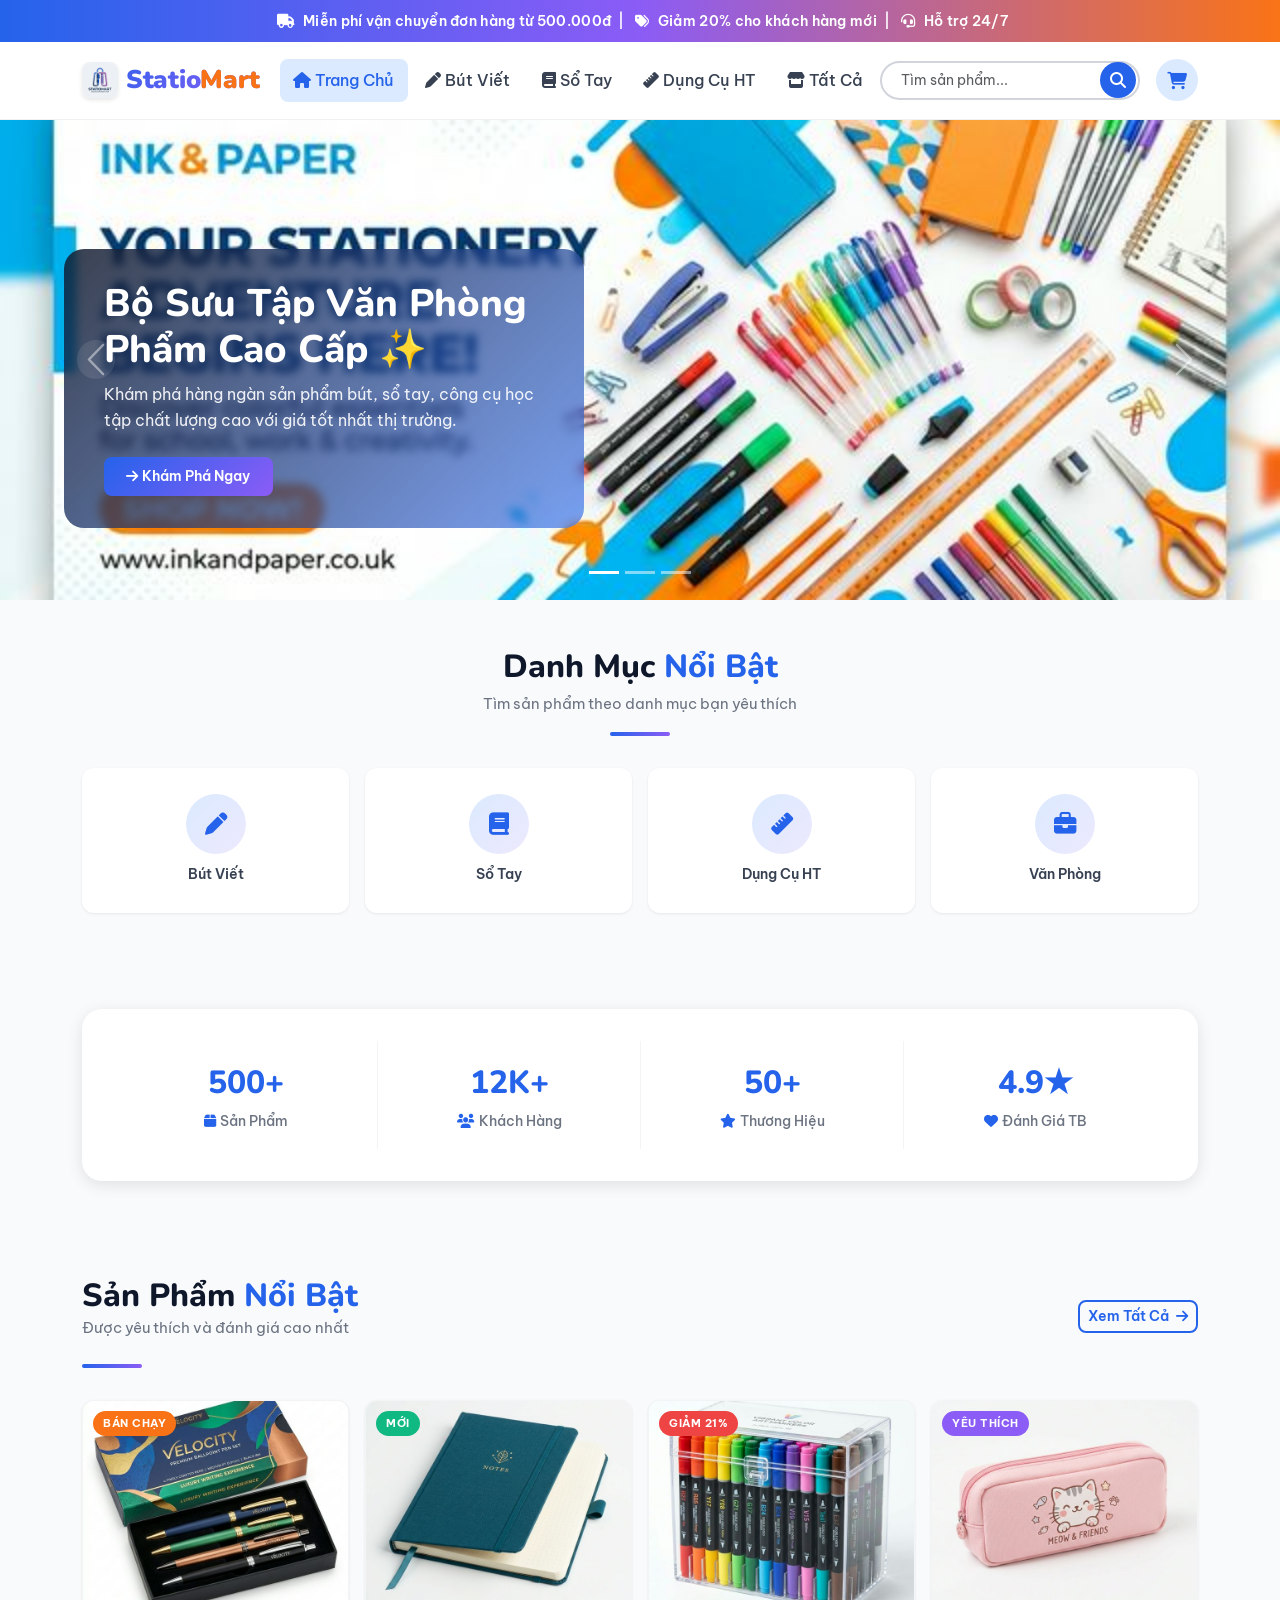
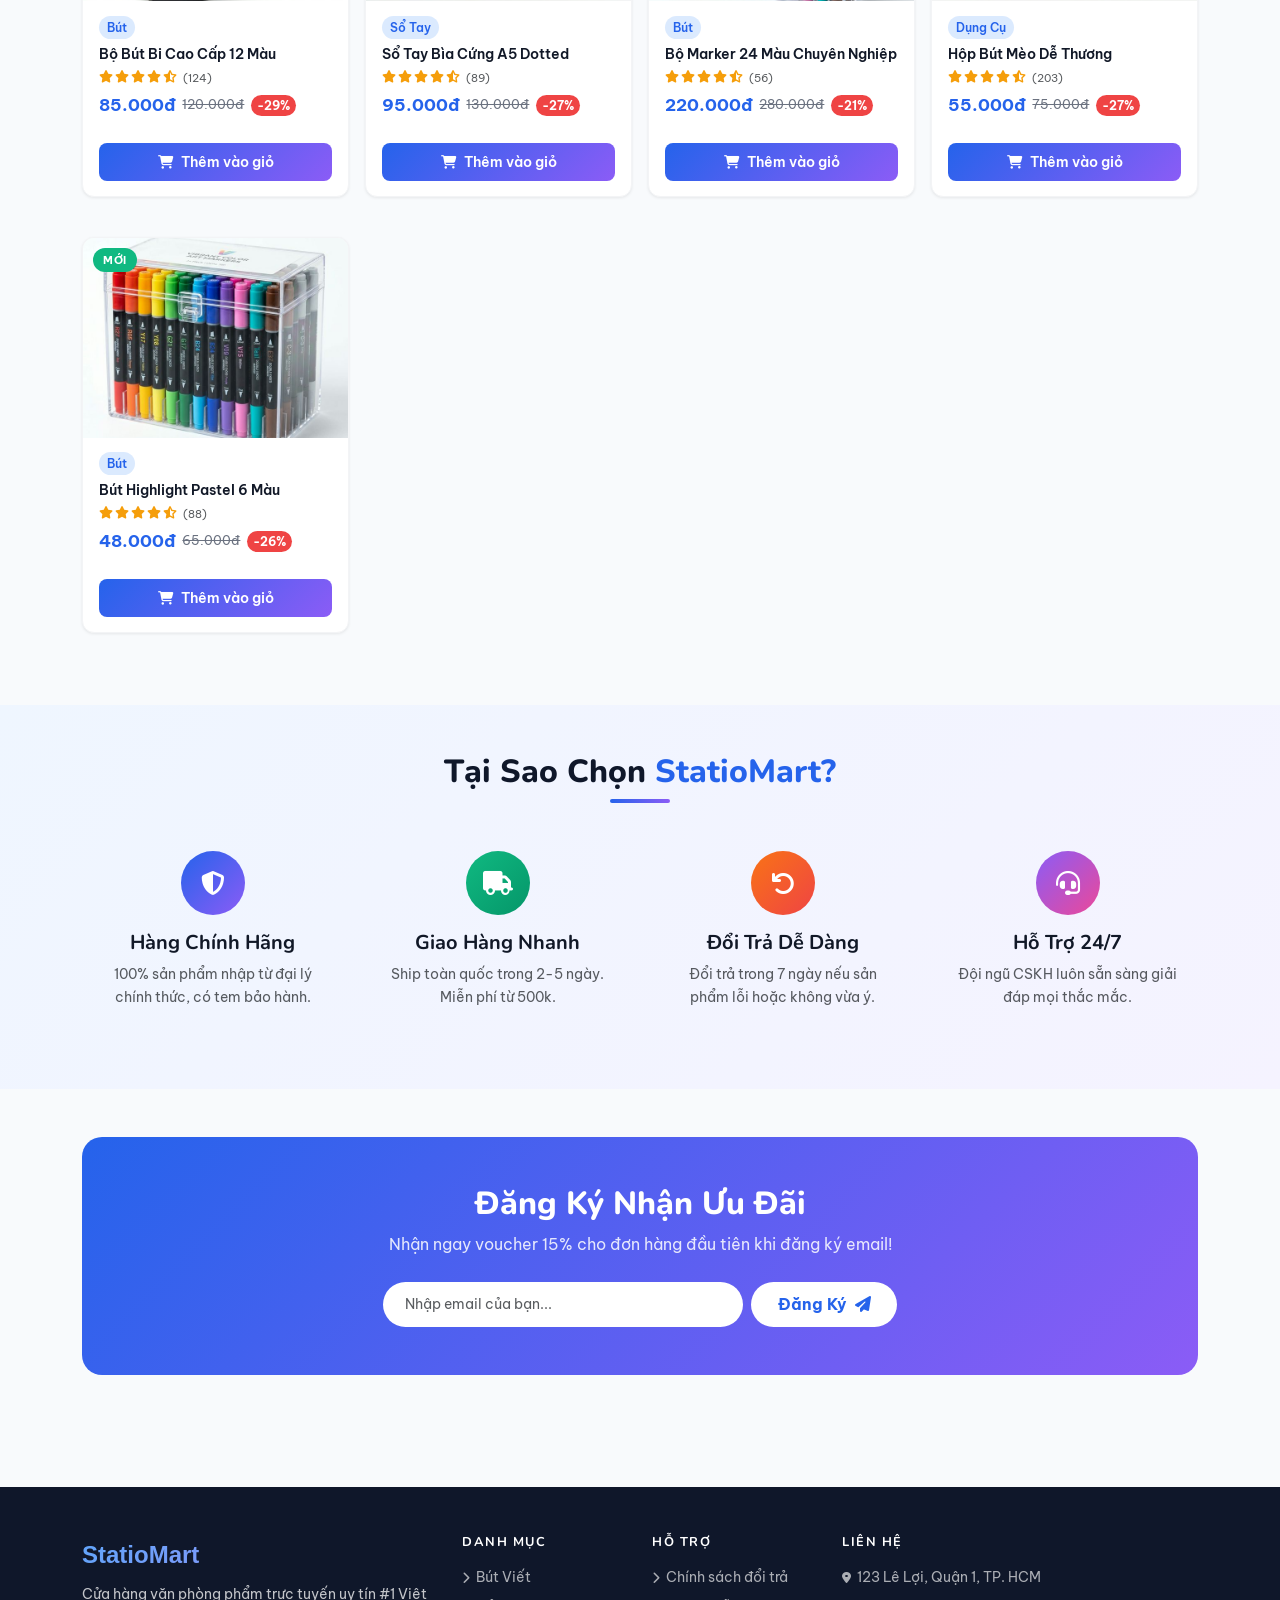
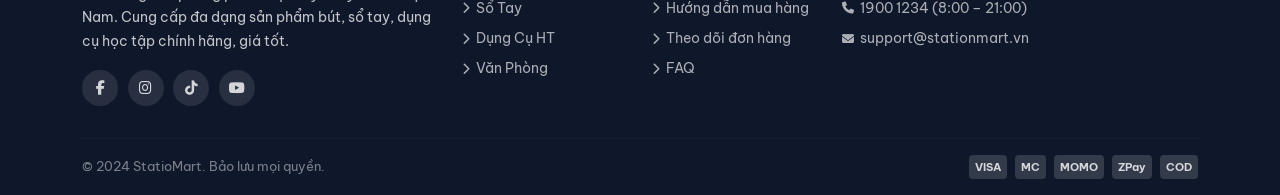
<file: index.html>
<!DOCTYPE html>
<html lang="en">
<head>
  <meta charset="UTF-8">
  <meta name="viewport" content="width=device-width, initial-scale=1.0">
  <meta name="description" content="StatioMart - Cửa hàng văn phòng phẩm trực tuyến hàng đầu Việt Nam. Mua bút, sổ tay, dụng cụ học tập chính hãng với giá tốt nhất.">
  <title>StatioMart - Văn Phòng Phẩm Chính Hãng</title>
  <link rel="icon" type="image/png" href="assets/images/favicon.png">

  
  <link rel="preconnect" href="https://fonts.googleapis.com">
  <link rel="preconnect" href="https://fonts.gstatic.com" crossorigin>
  <link href="https://fonts.googleapis.com/css2?family=Be+Vietnam+Pro:ital,wght@0,300;0,400;0,500;0,600;0,700;0,800;1,400&family=Nunito:wght@400;600;700;800;900&display=swap" rel="stylesheet">
 
  <link href="https://cdn.jsdelivr.net/npm/bootstrap@5.3.2/dist/css/bootstrap.min.css" rel="stylesheet">
  
  <link rel="stylesheet" href="https://cdnjs.cloudflare.com/ajax/libs/font-awesome/6.5.1/css/all.min.css">
  
  <link rel="stylesheet" href="assets/css/style.css">
</head>
<body>


<div class="promo-strip">
  <i class="fas fa-truck"></i> Miễn phí vận chuyển đơn hàng từ 500.000đ &nbsp;|&nbsp;
  <i class="fas fa-tags"></i> Giảm 20% cho khách hàng mới &nbsp;|&nbsp;
  <i class="fas fa-headset"></i> Hỗ trợ 24/7
</div>

<!-- Navbar -->
<nav class="main-navbar navbar navbar-expand-lg" id="mainNavbar">
  <div class="container">
    <a class="navbar-brand d-flex align-items-center gap-2" href="index.html">
      <img src="assets/images/favicon.png" alt="StatioMart Logo" width="36" height="36" style="border-radius: 8px; object-fit: cover; box-shadow: 0 2px 4px rgba(0,0,0,0.1);">
      <div>Statio<span>Mart</span></div>
    </a>

    <button class="navbar-toggler border-0" type="button" data-bs-toggle="collapse" data-bs-target="#navCollapse">
      <span class="navbar-toggler-icon"></span>
    </button>

    <div class="collapse navbar-collapse" id="navCollapse">
      <ul class="navbar-nav mx-auto mb-2 mb-lg-0 gap-1">
        <li class="nav-item"><a class="nav-link active" href="index.html"><i class="fas fa-home me-1"></i>Trang Chủ</a></li>
        <li class="nav-item"><a class="nav-link" href="products.html?category=but"><i class="fas fa-pen me-1"></i>Bút Viết</a></li>
        <li class="nav-item"><a class="nav-link" href="products.html?category=so-tay"><i class="fas fa-book me-1"></i>Sổ Tay</a></li>
        <li class="nav-item"><a class="nav-link" href="products.html?category=dung-cu"><i class="fas fa-ruler me-1"></i>Dụng Cụ HT</a></li>
        <li class="nav-item"><a class="nav-link" href="products.html"><i class="fas fa-store me-1"></i>Tất Cả</a></li>
      </ul>

      <div class="d-flex align-items-center gap-3">
        <!-- Search -->
        <form class="search-form-wrapper" id="search-form">
          <input class="search-input form-control" type="text" id="search-input" placeholder="Tìm sản phẩm...">
          <button type="submit" class="search-btn"><i class="fas fa-search"></i></button>
        </form>

        <!-- Cart -->
        <a href="cart.html" class="cart-icon-wrapper">
          <i class="fas fa-shopping-cart"></i>
          <span class="cart-badge">0</span>
        </a>
      </div>
    </div>
  </div>
</nav>


<div id="heroCarousel" class="carousel slide hero-carousel" data-bs-ride="carousel" data-bs-interval="4500">
  <div class="carousel-indicators">
    <button type="button" data-bs-target="#heroCarousel" data-bs-slide-to="0" class="active"></button>
    <button type="button" data-bs-target="#heroCarousel" data-bs-slide-to="1"></button>
    <button type="button" data-bs-target="#heroCarousel" data-bs-slide-to="2"></button>
  </div>

  <div class="carousel-inner">
    <div class="carousel-item active">
      <img src="assets/images/banners/banner1.png" alt="Bộ sưu tập văn phòng phẩm cao cấp">
      <div class="carousel-caption">
        <h2>Bộ Sưu Tập Văn Phòng Phẩm Cao Cấp ✨</h2>
        <p>Khám phá hàng ngàn sản phẩm bút, sổ tay, công cụ học tập chất lượng cao với giá tốt nhất thị trường.</p>
        <a href="products.html" class="btn btn-primary btn-sm mt-1">
          <i class="fas fa-arrow-right me-1"></i>Khám Phá Ngay
        </a>
      </div>
    </div>
    <div class="carousel-item">
      <img src="assets/images/banners/banner2.png" alt="Khuyến mãi giảm giá mùa hè">
      <div class="carousel-caption">
        <h2>🔥 Sale Lớn – Giảm Đến 30%</h2>
        <p>Ưu đãi cực sốc dành cho học sinh, sinh viên và dân văn phòng. Số lượng có hạn!</p>
        <a href="products.html" class="btn btn-warning btn-sm mt-1 text-dark fw-bold">
          <i class="fas fa-tags me-1"></i>Mua Ngay
        </a>
      </div>
    </div>
    <div class="carousel-item">
      <img src="assets/images/banners/banner3.png" alt="Mùa tựu trường">
      <div class="carousel-caption">
        <h2>🎒 Chuẩn Bị Tựu Trường</h2>
        <p>Mọi thứ bạn cần cho năm học mới. Dụng cụ học tập đầy đủ, bền đẹp, tiết kiệm!</p>
        <a href="products.html?category=dung-cu" class="btn btn-success btn-sm mt-1">
          <i class="fas fa-graduation-cap me-1"></i>Mua Sắm Ngay
        </a>
      </div>
    </div>
  </div>

  <button class="carousel-control-prev" type="button" data-bs-target="#heroCarousel" data-bs-slide="prev">
    <span class="carousel-control-prev-icon"></span>
  </button>
  <button class="carousel-control-next" type="button" data-bs-target="#heroCarousel" data-bs-slide="next">
    <span class="carousel-control-next-icon"></span>
  </button>
</div>

<!-- Categories Section -->
<section>
  <div class="container">
    <div class="text-center mb-4">
      <h2 class="section-title">Danh Mục <span>Nổi Bật</span></h2>
      <p class="section-subtitle">Tìm sản phẩm theo danh mục bạn yêu thích</p>
      <span class="section-divider mx-auto d-block"></span>
    </div>
    <div class="row g-3" id="category-cards">
      
    </div>
  </div>
</section>


<div class="container">
  <div class="stats-banner">
    <div class="row g-0">
      <div class="col-6 col-md-3">
        <div class="stat-item">
          <div class="stat-number">500+</div>
          <div class="stat-label"><i class="fas fa-box text-primary me-1"></i>Sản Phẩm</div>
        </div>
      </div>
      <div class="col-6 col-md-3">
        <div class="stat-item" style="border-left:1px solid var(--gray-100)">
          <div class="stat-number">12K+</div>
          <div class="stat-label"><i class="fas fa-users text-primary me-1"></i>Khách Hàng</div>
        </div>
      </div>
      <div class="col-6 col-md-3">
        <div class="stat-item" style="border-left:1px solid var(--gray-100)">
          <div class="stat-number">50+</div>
          <div class="stat-label"><i class="fas fa-star text-primary me-1"></i>Thương Hiệu</div>
        </div>
      </div>
      <div class="col-6 col-md-3">
        <div class="stat-item" style="border-left:1px solid var(--gray-100)">
          <div class="stat-number">4.9★</div>
          <div class="stat-label"><i class="fas fa-heart text-primary me-1"></i>Đánh Giá TB</div>
        </div>
      </div>
    </div>
  </div>
</div>


<section>
  <div class="container">
    <div class="d-flex align-items-center justify-content-between mb-1">
      <div>
        <h2 class="section-title mb-0">Sản Phẩm <span>Nổi Bật</span></h2>
        <p class="section-subtitle">Được yêu thích và đánh giá cao nhất</p>
      </div>
      <a href="products.html" class="btn btn-outline-primary btn-sm">
        Xem Tất Cả <i class="fas fa-arrow-right ms-1"></i>
      </a>
    </div>
    <span class="section-divider"></span>
    <div class="row g-3" id="featured-products">
      <!-- Rendered by JS -->
    </div>
  </div>
</section>


<section style="background: linear-gradient(135deg, #EFF6FF 0%, #F5F3FF 100%);">
  <div class="container">
    <div class="text-center mb-4">
      <h2 class="section-title">Tại Sao Chọn <span>StatioMart?</span></h2>
      <span class="section-divider mx-auto d-block"></span>
    </div>
    <div class="row g-4">
      <div class="col-md-3 col-6">
        <div class="text-center p-3">
          <div class="mb-3" style="width:64px;height:64px;border-radius:50%;background:linear-gradient(135deg,#2563EB,#8B5CF6);display:flex;align-items:center;justify-content:center;margin:0 auto;font-size:1.5rem;color:#fff;">
            <i class="fas fa-shield-alt"></i>
          </div>
          <h5 class="fw-700" style="font-family:'Nunito',sans-serif;font-weight:700">Hàng Chính Hãng</h5>
          <p class="text-muted" style="font-size:.875rem">100% sản phẩm nhập từ đại lý chính thức, có tem bảo hành.</p>
        </div>
      </div>
      <div class="col-md-3 col-6">
        <div class="text-center p-3">
          <div class="mb-3" style="width:64px;height:64px;border-radius:50%;background:linear-gradient(135deg,#10B981,#059669);display:flex;align-items:center;justify-content:center;margin:0 auto;font-size:1.5rem;color:#fff;">
            <i class="fas fa-truck"></i>
          </div>
          <h5 style="font-family:'Nunito',sans-serif;font-weight:700">Giao Hàng Nhanh</h5>
          <p class="text-muted" style="font-size:.875rem">Ship toàn quốc trong 2-5 ngày. Miễn phí từ 500k.</p>
        </div>
      </div>
      <div class="col-md-3 col-6">
        <div class="text-center p-3">
          <div class="mb-3" style="width:64px;height:64px;border-radius:50%;background:linear-gradient(135deg,#F97316,#EF4444);display:flex;align-items:center;justify-content:center;margin:0 auto;font-size:1.5rem;color:#fff;">
            <i class="fas fa-undo"></i>
          </div>
          <h5 style="font-family:'Nunito',sans-serif;font-weight:700">Đổi Trả Dễ Dàng</h5>
          <p class="text-muted" style="font-size:.875rem">Đổi trả trong 7 ngày nếu sản phẩm lỗi hoặc không vừa ý.</p>
        </div>
      </div>
      <div class="col-md-3 col-6">
        <div class="text-center p-3">
          <div class="mb-3" style="width:64px;height:64px;border-radius:50%;background:linear-gradient(135deg,#8B5CF6,#EC4899);display:flex;align-items:center;justify-content:center;margin:0 auto;font-size:1.5rem;color:#fff;">
            <i class="fas fa-headset"></i>
          </div>
          <h5 style="font-family:'Nunito',sans-serif;font-weight:700">Hỗ Trợ 24/7</h5>
          <p class="text-muted" style="font-size:.875rem">Đội ngũ CSKH luôn sẵn sàng giải đáp mọi thắc mắc.</p>
        </div>
      </div>
    </div>
  </div>
</section>


<section>
  <div class="container">
    <div style="background:linear-gradient(135deg,var(--primary),var(--accent));border-radius:20px;padding:3rem 2rem;text-align:center;color:#fff;">
      <h2 style="font-family:'Nunito',sans-serif;font-weight:800;margin-bottom:.5rem">Đăng Ký Nhận Ưu Đãi</h2>
      <p style="opacity:.85;margin-bottom:1.5rem">Nhận ngay voucher 15% cho đơn hàng đầu tiên khi đăng ký email!</p>
      <form class="d-flex justify-content-center gap-2 flex-wrap" onsubmit="event.preventDefault();showToast('Đăng ký thành công! Kiểm tra email của bạn nhé.','success')">
        <input type="email" class="form-control" placeholder="Nhập email của bạn..." required
          style="max-width:360px;border-radius:999px;border:none;padding:.6rem 1.4rem;">
        <button type="submit" class="btn" style="background:#fff;color:var(--primary);font-weight:700;border-radius:999px;padding:.6rem 1.6rem;">
          Đăng Ký <i class="fas fa-paper-plane ms-1"></i>
        </button>
      </form>
    </div>
  </div>
</section>

<!-- Footer -->
<footer class="main-footer">
  <div class="container">
    <div class="row g-4">
      <div class="col-md-4">
        <div class="footer-brand">StatioMart</div>
        <p class="footer-desc">Cửa hàng văn phòng phẩm trực tuyến uy tín #1 Việt Nam. Cung cấp đa dạng sản phẩm bút, sổ tay, dụng cụ học tập chính hãng, giá tốt.</p>
        <div class="social-links">
          <a href="#" class="social-link"><i class="fab fa-facebook-f"></i></a>
          <a href="#" class="social-link"><i class="fab fa-instagram"></i></a>
          <a href="#" class="social-link"><i class="fab fa-tiktok"></i></a>
          <a href="#" class="social-link"><i class="fab fa-youtube"></i></a>
        </div>
      </div>
      <div class="col-md-2 col-6">
        <h6 class="footer-heading">Danh Mục</h6>
        <ul class="footer-links">
          <li><a href="products.html?category=but"><i class="fas fa-chevron-right"></i>Bút Viết</a></li>
          <li><a href="products.html?category=so-tay"><i class="fas fa-chevron-right"></i>Sổ Tay</a></li>
          <li><a href="products.html?category=dung-cu"><i class="fas fa-chevron-right"></i>Dụng Cụ HT</a></li>
          <li><a href="products.html?category=van-phong"><i class="fas fa-chevron-right"></i>Văn Phòng</a></li>
        </ul>
      </div>
      <div class="col-md-2 col-6">
        <h6 class="footer-heading">Hỗ Trợ</h6>
        <ul class="footer-links">
          <li><a href="#"><i class="fas fa-chevron-right"></i>Chính sách đổi trả</a></li>
          <li><a href="#"><i class="fas fa-chevron-right"></i>Hướng dẫn mua hàng</a></li>
          <li><a href="#"><i class="fas fa-chevron-right"></i>Theo dõi đơn hàng</a></li>
          <li><a href="#"><i class="fas fa-chevron-right"></i>FAQ</a></li>
        </ul>
      </div>
      <div class="col-md-4">
        <h6 class="footer-heading">Liên Hệ</h6>
        <ul class="footer-links">
          <li><a href="#"><i class="fas fa-map-marker-alt"></i>123 Lê Lợi, Quận 1, TP. HCM</a></li>
          <li><a href="tel:19001234"><i class="fas fa-phone"></i>1900 1234 (8:00 – 21:00)</a></li>
          <li><a href="mailto:support@stationmart.vn"><i class="fas fa-envelope"></i>support@stationmart.vn</a></li>
        </ul>
      </div>
    </div>

    <hr class="footer-divider">

    <div class="footer-bottom">
      <span>© 2024 StatioMart. Bảo lưu mọi quyền.</span>
      <div class="payment-icons">
        <span class="payment-icon">VISA</span>
        <span class="payment-icon">MC</span>
        <span class="payment-icon">MOMO</span>
        <span class="payment-icon">ZPay</span>
        <span class="payment-icon">COD</span>
      </div>
    </div>
  </div>
</footer>


<button class="back-to-top" id="backToTop" onclick="window.scrollTo({top:0,behavior:'smooth'})">
  <i class="fas fa-arrow-up"></i>
</button>


<div id="toast-container"></div>

<!-- Bootstrap JS -->
<script src="https://cdn.jsdelivr.net/npm/bootstrap@5.3.2/dist/js/bootstrap.bundle.min.js"></script>
<!-- App Scripts -->
<script src="assets/js/data.js"></script>
<script src="assets/js/cart.js"></script>
<script src="assets/js/main.js"></script>
<script>
  
  window.addEventListener('scroll', () => {
    const btn = document.getElementById('backToTop');
    if (btn) btn.classList.toggle('visible', window.scrollY > 400);
  });
</script>
</body>
</html>
</file>
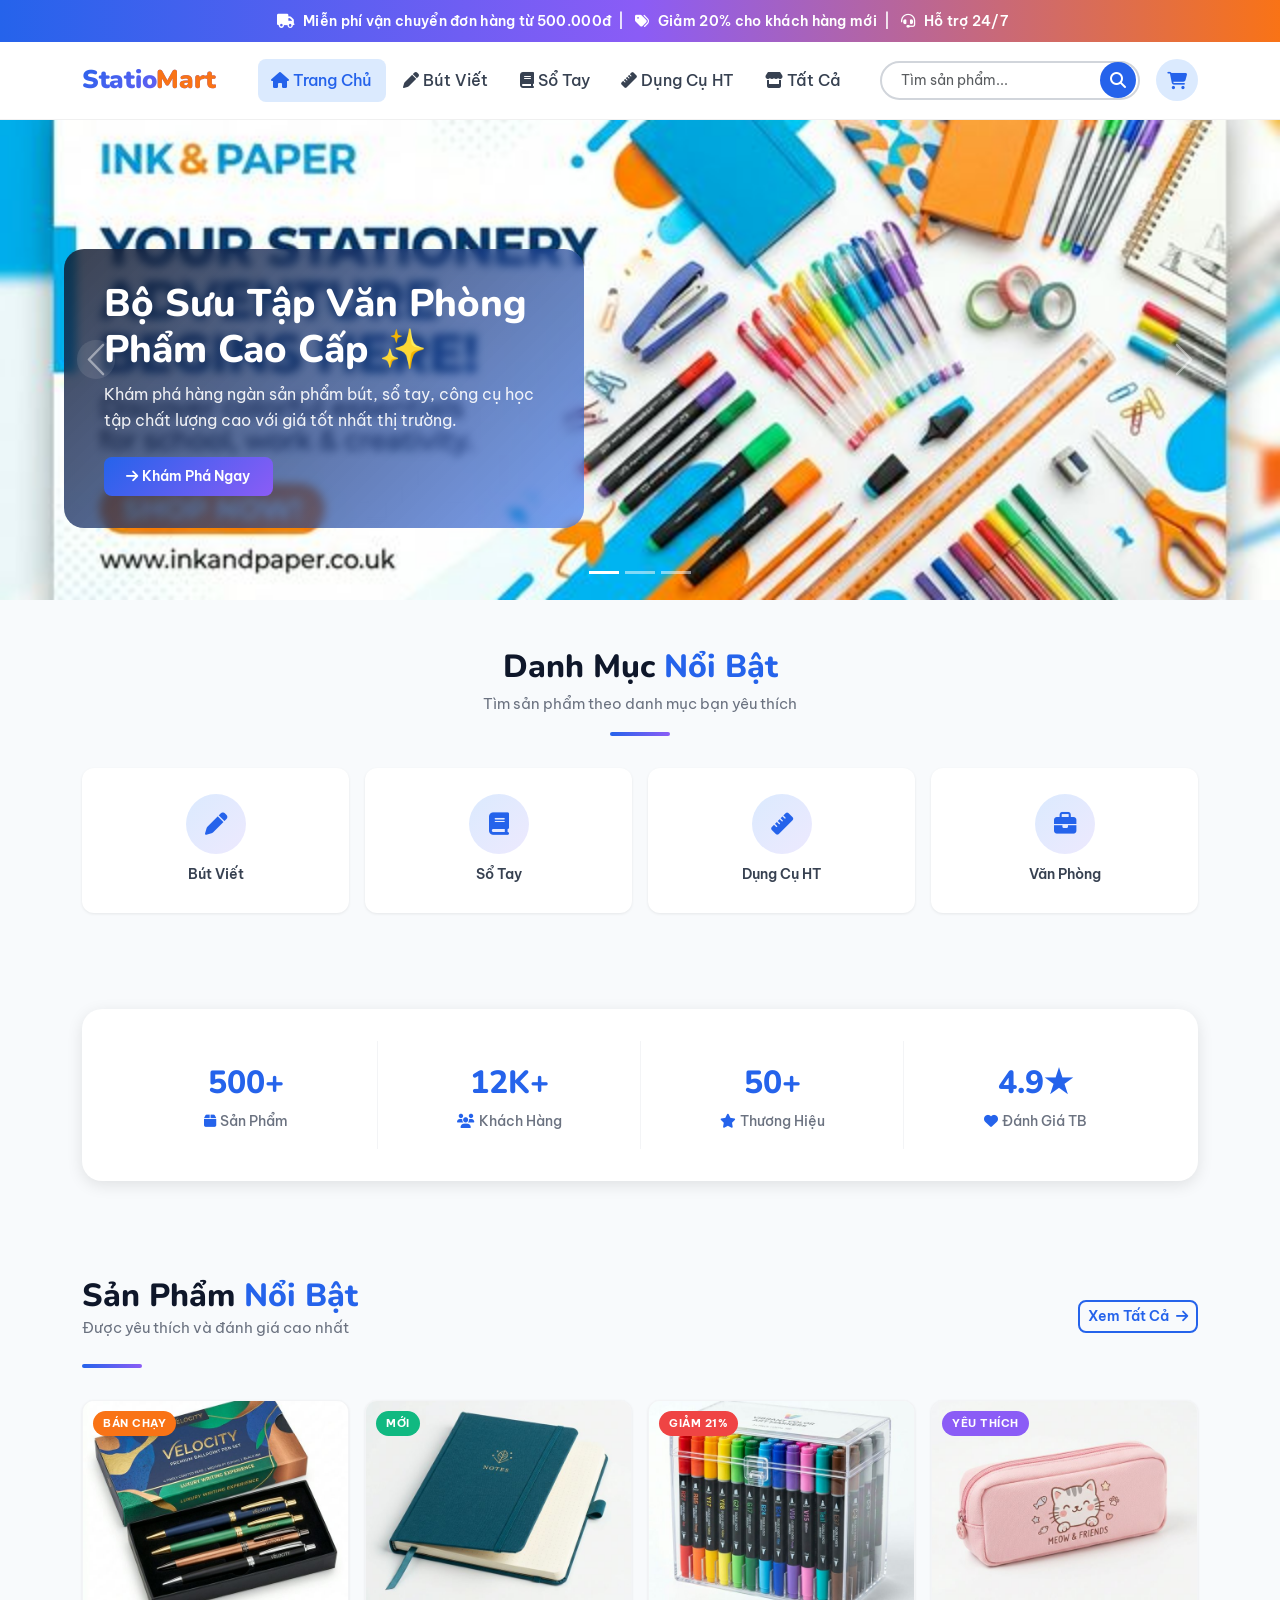
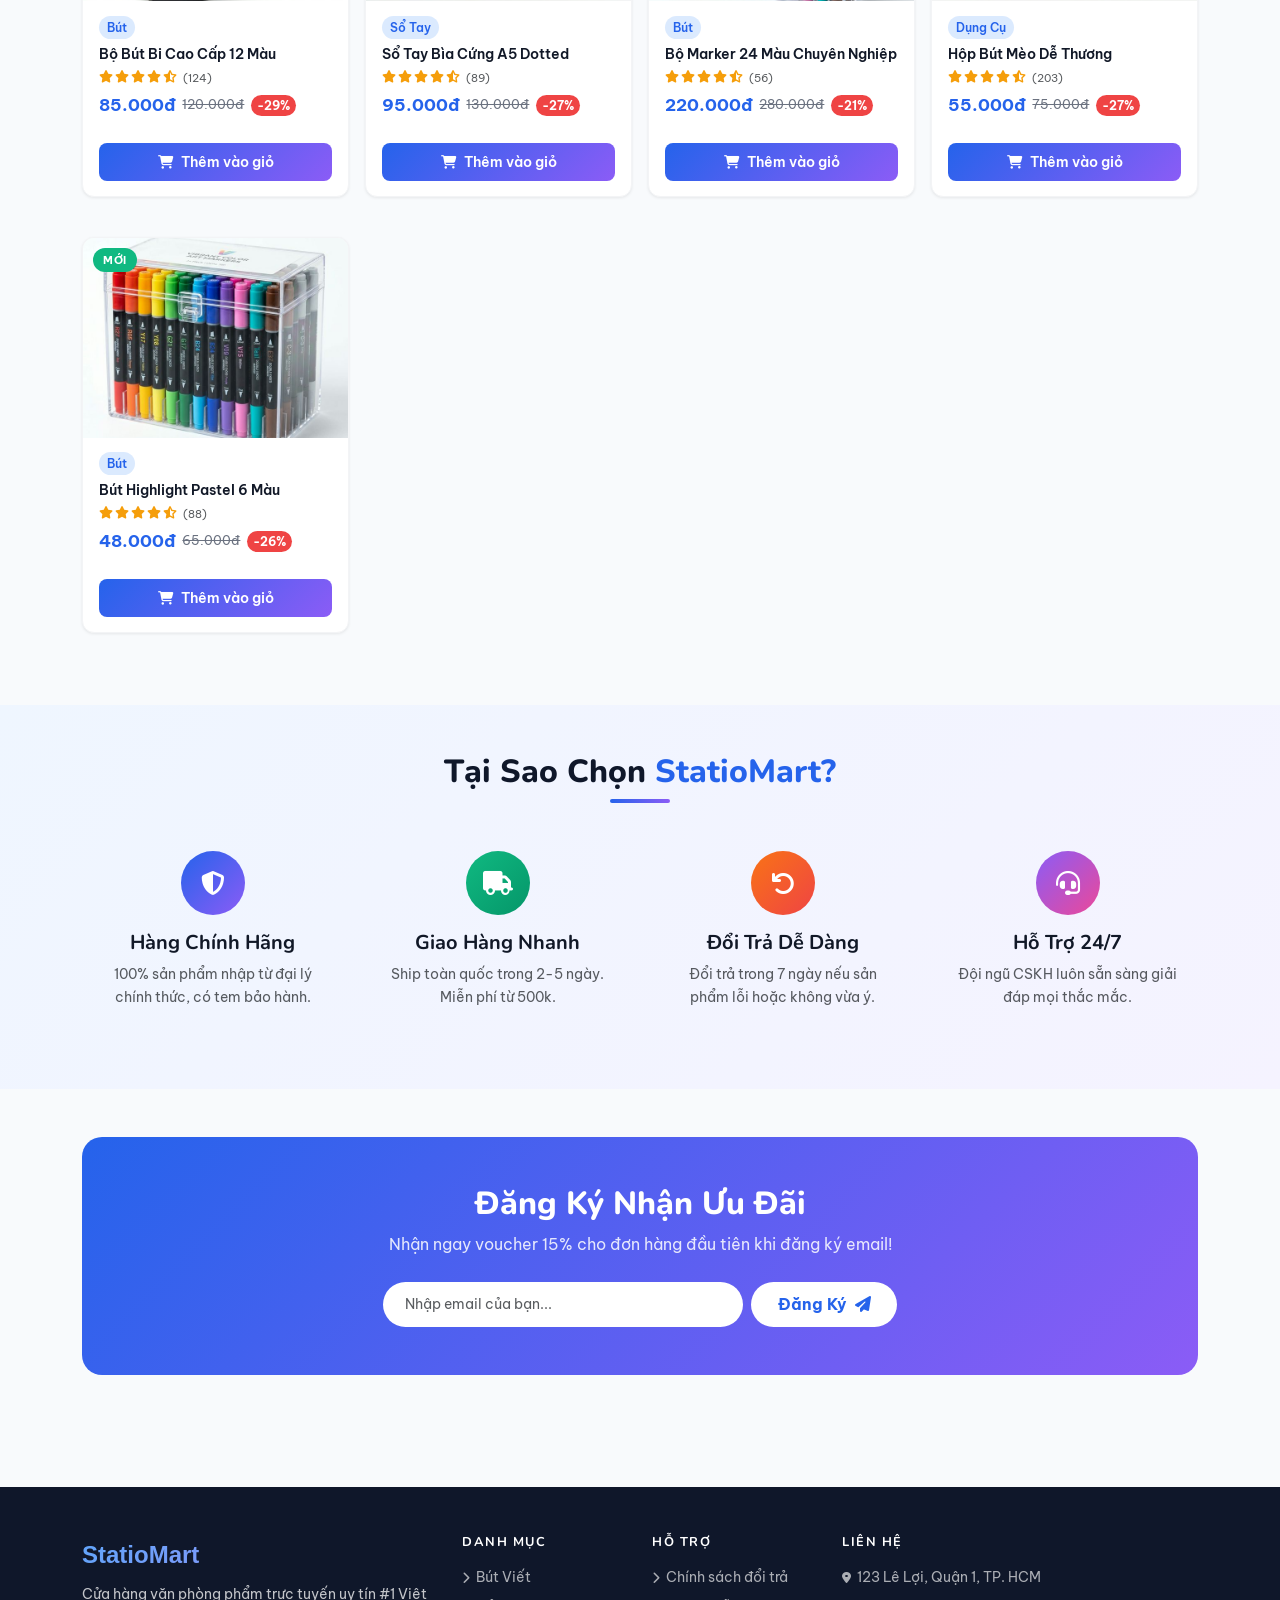
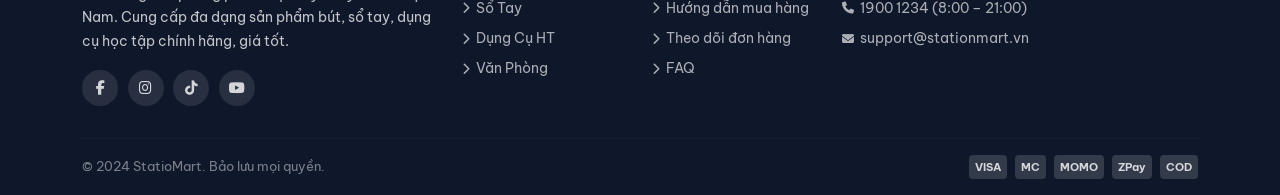
<file: stationery-shop/index.html>
<!DOCTYPE html>
<html lang="vi">
<head>
  <meta charset="UTF-8">
  <meta name="viewport" content="width=device-width, initial-scale=1.0">
  <meta name="description" content="StatioMart - Cửa hàng văn phòng phẩm trực tuyến hàng đầu Việt Nam. Mua bút, sổ tay, dụng cụ học tập chính hãng với giá tốt nhất.">
  <title>StatioMart - Văn Phòng Phẩm Chính Hãng</title>

  <!-- Google Fonts: Be Vietnam Pro (tiếng Việt) + Nunito -->
  <link rel="preconnect" href="https://fonts.googleapis.com">
  <link rel="preconnect" href="https://fonts.gstatic.com" crossorigin>
  <link href="https://fonts.googleapis.com/css2?family=Be+Vietnam+Pro:ital,wght@0,300;0,400;0,500;0,600;0,700;0,800;1,400&family=Nunito:wght@400;600;700;800;900&display=swap" rel="stylesheet">
  <!-- Bootstrap 5 CSS -->
  <link href="https://cdn.jsdelivr.net/npm/bootstrap@5.3.2/dist/css/bootstrap.min.css" rel="stylesheet">
  <!-- Font Awesome -->
  <link rel="stylesheet" href="https://cdnjs.cloudflare.com/ajax/libs/font-awesome/6.5.1/css/all.min.css">
  <!-- Custom CSS -->
  <link rel="stylesheet" href="assets/css/style.css">
</head>
<body>

<!-- Promo Strip -->
<div class="promo-strip">
  <i class="fas fa-truck"></i> Miễn phí vận chuyển đơn hàng từ 500.000đ &nbsp;|&nbsp;
  <i class="fas fa-tags"></i> Giảm 20% cho khách hàng mới &nbsp;|&nbsp;
  <i class="fas fa-headset"></i> Hỗ trợ 24/7
</div>

<!-- Navbar -->
<nav class="main-navbar navbar navbar-expand-lg" id="mainNavbar">
  <div class="container">
    <a class="navbar-brand" href="index.html">
      Statio<span>Mart</span>
    </a>

    <button class="navbar-toggler border-0" type="button" data-bs-toggle="collapse" data-bs-target="#navCollapse">
      <span class="navbar-toggler-icon"></span>
    </button>

    <div class="collapse navbar-collapse" id="navCollapse">
      <ul class="navbar-nav mx-auto mb-2 mb-lg-0 gap-1">
        <li class="nav-item"><a class="nav-link active" href="index.html"><i class="fas fa-home me-1"></i>Trang Chủ</a></li>
        <li class="nav-item"><a class="nav-link" href="products.html?category=but"><i class="fas fa-pen me-1"></i>Bút Viết</a></li>
        <li class="nav-item"><a class="nav-link" href="products.html?category=so-tay"><i class="fas fa-book me-1"></i>Sổ Tay</a></li>
        <li class="nav-item"><a class="nav-link" href="products.html?category=dung-cu"><i class="fas fa-ruler me-1"></i>Dụng Cụ HT</a></li>
        <li class="nav-item"><a class="nav-link" href="products.html"><i class="fas fa-store me-1"></i>Tất Cả</a></li>
      </ul>

      <div class="d-flex align-items-center gap-3">
        <!-- Search -->
        <form class="search-form-wrapper" id="search-form">
          <input class="search-input form-control" type="text" id="search-input" placeholder="Tìm sản phẩm...">
          <button type="submit" class="search-btn"><i class="fas fa-search"></i></button>
        </form>

        <!-- Cart -->
        <a href="cart.html" class="cart-icon-wrapper">
          <i class="fas fa-shopping-cart"></i>
          <span class="cart-badge">0</span>
        </a>
      </div>
    </div>
  </div>
</nav>

<!-- Hero Carousel -->
<div id="heroCarousel" class="carousel slide hero-carousel" data-bs-ride="carousel" data-bs-interval="4500">
  <div class="carousel-indicators">
    <button type="button" data-bs-target="#heroCarousel" data-bs-slide-to="0" class="active"></button>
    <button type="button" data-bs-target="#heroCarousel" data-bs-slide-to="1"></button>
    <button type="button" data-bs-target="#heroCarousel" data-bs-slide-to="2"></button>
  </div>

  <div class="carousel-inner">
    <div class="carousel-item active">
      <img src="assets/images/banners/banner1.png" alt="Bộ sưu tập văn phòng phẩm cao cấp">
      <div class="carousel-caption">
        <h2>Bộ Sưu Tập Văn Phòng Phẩm Cao Cấp ✨</h2>
        <p>Khám phá hàng ngàn sản phẩm bút, sổ tay, công cụ học tập chất lượng cao với giá tốt nhất thị trường.</p>
        <a href="products.html" class="btn btn-primary btn-sm mt-1">
          <i class="fas fa-arrow-right me-1"></i>Khám Phá Ngay
        </a>
      </div>
    </div>
    <div class="carousel-item">
      <img src="assets/images/banners/banner2.png" alt="Khuyến mãi giảm giá mùa hè">
      <div class="carousel-caption">
        <h2>🔥 Sale Lớn – Giảm Đến 30%</h2>
        <p>Ưu đãi cực sốc dành cho học sinh, sinh viên và dân văn phòng. Số lượng có hạn!</p>
        <a href="products.html" class="btn btn-warning btn-sm mt-1 text-dark fw-bold">
          <i class="fas fa-tags me-1"></i>Mua Ngay
        </a>
      </div>
    </div>
    <div class="carousel-item">
      <img src="assets/images/banners/banner3.png" alt="Mùa tựu trường">
      <div class="carousel-caption">
        <h2>🎒 Chuẩn Bị Tựu Trường</h2>
        <p>Mọi thứ bạn cần cho năm học mới. Dụng cụ học tập đầy đủ, bền đẹp, tiết kiệm!</p>
        <a href="products.html?category=dung-cu" class="btn btn-success btn-sm mt-1">
          <i class="fas fa-graduation-cap me-1"></i>Mua Sắm Ngay
        </a>
      </div>
    </div>
  </div>

  <button class="carousel-control-prev" type="button" data-bs-target="#heroCarousel" data-bs-slide="prev">
    <span class="carousel-control-prev-icon"></span>
  </button>
  <button class="carousel-control-next" type="button" data-bs-target="#heroCarousel" data-bs-slide="next">
    <span class="carousel-control-next-icon"></span>
  </button>
</div>

<!-- Categories Section -->
<section>
  <div class="container">
    <div class="text-center mb-4">
      <h2 class="section-title">Danh Mục <span>Nổi Bật</span></h2>
      <p class="section-subtitle">Tìm sản phẩm theo danh mục bạn yêu thích</p>
      <span class="section-divider mx-auto d-block"></span>
    </div>
    <div class="row g-3" id="category-cards">
      <!-- Rendered by JS -->
    </div>
  </div>
</section>

<!-- Stats Banner -->
<div class="container">
  <div class="stats-banner">
    <div class="row g-0">
      <div class="col-6 col-md-3">
        <div class="stat-item">
          <div class="stat-number">500+</div>
          <div class="stat-label"><i class="fas fa-box text-primary me-1"></i>Sản Phẩm</div>
        </div>
      </div>
      <div class="col-6 col-md-3">
        <div class="stat-item" style="border-left:1px solid var(--gray-100)">
          <div class="stat-number">12K+</div>
          <div class="stat-label"><i class="fas fa-users text-primary me-1"></i>Khách Hàng</div>
        </div>
      </div>
      <div class="col-6 col-md-3">
        <div class="stat-item" style="border-left:1px solid var(--gray-100)">
          <div class="stat-number">50+</div>
          <div class="stat-label"><i class="fas fa-star text-primary me-1"></i>Thương Hiệu</div>
        </div>
      </div>
      <div class="col-6 col-md-3">
        <div class="stat-item" style="border-left:1px solid var(--gray-100)">
          <div class="stat-number">4.9★</div>
          <div class="stat-label"><i class="fas fa-heart text-primary me-1"></i>Đánh Giá TB</div>
        </div>
      </div>
    </div>
  </div>
</div>

<!-- Featured Products -->
<section>
  <div class="container">
    <div class="d-flex align-items-center justify-content-between mb-1">
      <div>
        <h2 class="section-title mb-0">Sản Phẩm <span>Nổi Bật</span></h2>
        <p class="section-subtitle">Được yêu thích và đánh giá cao nhất</p>
      </div>
      <a href="products.html" class="btn btn-outline-primary btn-sm">
        Xem Tất Cả <i class="fas fa-arrow-right ms-1"></i>
      </a>
    </div>
    <span class="section-divider"></span>
    <div class="row g-3" id="featured-products">
      <!-- Rendered by JS -->
    </div>
  </div>
</section>

<!-- Why Choose Us -->
<section style="background: linear-gradient(135deg, #EFF6FF 0%, #F5F3FF 100%);">
  <div class="container">
    <div class="text-center mb-4">
      <h2 class="section-title">Tại Sao Chọn <span>StatioMart?</span></h2>
      <span class="section-divider mx-auto d-block"></span>
    </div>
    <div class="row g-4">
      <div class="col-md-3 col-6">
        <div class="text-center p-3">
          <div class="mb-3" style="width:64px;height:64px;border-radius:50%;background:linear-gradient(135deg,#2563EB,#8B5CF6);display:flex;align-items:center;justify-content:center;margin:0 auto;font-size:1.5rem;color:#fff;">
            <i class="fas fa-shield-alt"></i>
          </div>
          <h5 class="fw-700" style="font-family:'Nunito',sans-serif;font-weight:700">Hàng Chính Hãng</h5>
          <p class="text-muted" style="font-size:.875rem">100% sản phẩm nhập từ đại lý chính thức, có tem bảo hành.</p>
        </div>
      </div>
      <div class="col-md-3 col-6">
        <div class="text-center p-3">
          <div class="mb-3" style="width:64px;height:64px;border-radius:50%;background:linear-gradient(135deg,#10B981,#059669);display:flex;align-items:center;justify-content:center;margin:0 auto;font-size:1.5rem;color:#fff;">
            <i class="fas fa-truck"></i>
          </div>
          <h5 style="font-family:'Nunito',sans-serif;font-weight:700">Giao Hàng Nhanh</h5>
          <p class="text-muted" style="font-size:.875rem">Ship toàn quốc trong 2-5 ngày. Miễn phí từ 500k.</p>
        </div>
      </div>
      <div class="col-md-3 col-6">
        <div class="text-center p-3">
          <div class="mb-3" style="width:64px;height:64px;border-radius:50%;background:linear-gradient(135deg,#F97316,#EF4444);display:flex;align-items:center;justify-content:center;margin:0 auto;font-size:1.5rem;color:#fff;">
            <i class="fas fa-undo"></i>
          </div>
          <h5 style="font-family:'Nunito',sans-serif;font-weight:700">Đổi Trả Dễ Dàng</h5>
          <p class="text-muted" style="font-size:.875rem">Đổi trả trong 7 ngày nếu sản phẩm lỗi hoặc không vừa ý.</p>
        </div>
      </div>
      <div class="col-md-3 col-6">
        <div class="text-center p-3">
          <div class="mb-3" style="width:64px;height:64px;border-radius:50%;background:linear-gradient(135deg,#8B5CF6,#EC4899);display:flex;align-items:center;justify-content:center;margin:0 auto;font-size:1.5rem;color:#fff;">
            <i class="fas fa-headset"></i>
          </div>
          <h5 style="font-family:'Nunito',sans-serif;font-weight:700">Hỗ Trợ 24/7</h5>
          <p class="text-muted" style="font-size:.875rem">Đội ngũ CSKH luôn sẵn sàng giải đáp mọi thắc mắc.</p>
        </div>
      </div>
    </div>
  </div>
</section>

<!-- Newsletter -->
<section>
  <div class="container">
    <div style="background:linear-gradient(135deg,var(--primary),var(--accent));border-radius:20px;padding:3rem 2rem;text-align:center;color:#fff;">
      <h2 style="font-family:'Nunito',sans-serif;font-weight:800;margin-bottom:.5rem">Đăng Ký Nhận Ưu Đãi</h2>
      <p style="opacity:.85;margin-bottom:1.5rem">Nhận ngay voucher 15% cho đơn hàng đầu tiên khi đăng ký email!</p>
      <form class="d-flex justify-content-center gap-2 flex-wrap" onsubmit="event.preventDefault();showToast('Đăng ký thành công! Kiểm tra email của bạn nhé.','success')">
        <input type="email" class="form-control" placeholder="Nhập email của bạn..." required
          style="max-width:360px;border-radius:999px;border:none;padding:.6rem 1.4rem;">
        <button type="submit" class="btn" style="background:#fff;color:var(--primary);font-weight:700;border-radius:999px;padding:.6rem 1.6rem;">
          Đăng Ký <i class="fas fa-paper-plane ms-1"></i>
        </button>
      </form>
    </div>
  </div>
</section>

<!-- Footer -->
<footer class="main-footer">
  <div class="container">
    <div class="row g-4">
      <div class="col-md-4">
        <div class="footer-brand">StatioMart</div>
        <p class="footer-desc">Cửa hàng văn phòng phẩm trực tuyến uy tín #1 Việt Nam. Cung cấp đa dạng sản phẩm bút, sổ tay, dụng cụ học tập chính hãng, giá tốt.</p>
        <div class="social-links">
          <a href="#" class="social-link"><i class="fab fa-facebook-f"></i></a>
          <a href="#" class="social-link"><i class="fab fa-instagram"></i></a>
          <a href="#" class="social-link"><i class="fab fa-tiktok"></i></a>
          <a href="#" class="social-link"><i class="fab fa-youtube"></i></a>
        </div>
      </div>
      <div class="col-md-2 col-6">
        <h6 class="footer-heading">Danh Mục</h6>
        <ul class="footer-links">
          <li><a href="products.html?category=but"><i class="fas fa-chevron-right"></i>Bút Viết</a></li>
          <li><a href="products.html?category=so-tay"><i class="fas fa-chevron-right"></i>Sổ Tay</a></li>
          <li><a href="products.html?category=dung-cu"><i class="fas fa-chevron-right"></i>Dụng Cụ HT</a></li>
          <li><a href="products.html?category=van-phong"><i class="fas fa-chevron-right"></i>Văn Phòng</a></li>
        </ul>
      </div>
      <div class="col-md-2 col-6">
        <h6 class="footer-heading">Hỗ Trợ</h6>
        <ul class="footer-links">
          <li><a href="#"><i class="fas fa-chevron-right"></i>Chính sách đổi trả</a></li>
          <li><a href="#"><i class="fas fa-chevron-right"></i>Hướng dẫn mua hàng</a></li>
          <li><a href="#"><i class="fas fa-chevron-right"></i>Theo dõi đơn hàng</a></li>
          <li><a href="#"><i class="fas fa-chevron-right"></i>FAQ</a></li>
        </ul>
      </div>
      <div class="col-md-4">
        <h6 class="footer-heading">Liên Hệ</h6>
        <ul class="footer-links">
          <li><a href="#"><i class="fas fa-map-marker-alt"></i>123 Lê Lợi, Quận 1, TP. HCM</a></li>
          <li><a href="tel:19001234"><i class="fas fa-phone"></i>1900 1234 (8:00 – 21:00)</a></li>
          <li><a href="mailto:support@stationmart.vn"><i class="fas fa-envelope"></i>support@stationmart.vn</a></li>
        </ul>
      </div>
    </div>

    <hr class="footer-divider">

    <div class="footer-bottom">
      <span>© 2024 StatioMart. Bảo lưu mọi quyền.</span>
      <div class="payment-icons">
        <span class="payment-icon">VISA</span>
        <span class="payment-icon">MC</span>
        <span class="payment-icon">MOMO</span>
        <span class="payment-icon">ZPay</span>
        <span class="payment-icon">COD</span>
      </div>
    </div>
  </div>
</footer>

<!-- Back to Top -->
<button class="back-to-top" id="backToTop" onclick="window.scrollTo({top:0,behavior:'smooth'})">
  <i class="fas fa-arrow-up"></i>
</button>

<!-- Toast Container -->
<div id="toast-container"></div>

<!-- Bootstrap JS -->
<script src="https://cdn.jsdelivr.net/npm/bootstrap@5.3.2/dist/js/bootstrap.bundle.min.js"></script>
<!-- App Scripts -->
<script src="assets/js/data.js"></script>
<script src="assets/js/cart.js"></script>
<script src="assets/js/main.js"></script>
<script>
  // Back to top scroll
  window.addEventListener('scroll', () => {
    const btn = document.getElementById('backToTop');
    if (btn) btn.classList.toggle('visible', window.scrollY > 400);
  });
</script>
</body>
</html>
</file>
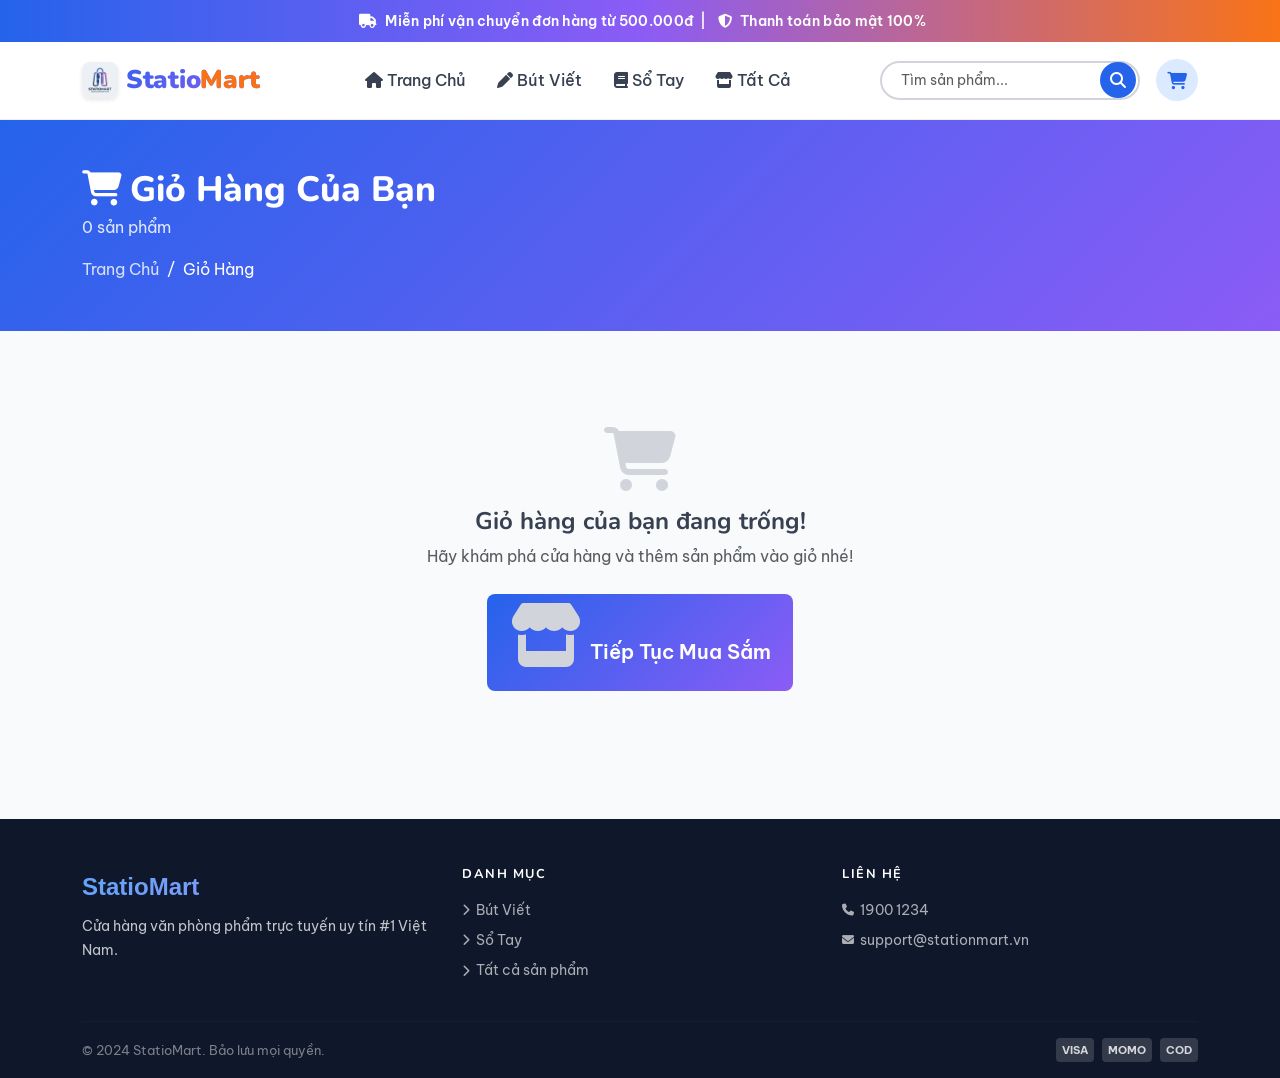
<file: cart.html>
<!DOCTYPE html>
<html lang="en">
<head>
  <meta charset="UTF-8">
  <meta name="viewport" content="width=device-width, initial-scale=1.0">
  <meta name="description" content="Giỏ hàng và thanh toán - StatioMart">
  <title>Giỏ Hàng - StatioMart</title>
  <link rel="icon" type="image/png" href="assets/images/favicon.png">
  
  <link rel="preconnect" href="https://fonts.googleapis.com">
  <link rel="preconnect" href="https://fonts.gstatic.com" crossorigin>
  <link href="https://fonts.googleapis.com/css2?family=Be+Vietnam+Pro:ital,wght@0,300;0,400;0,500;0,600;0,700;0,800;1,400&family=Nunito:wght@400;600;700;800;900&display=swap" rel="stylesheet">
  <link href="https://cdn.jsdelivr.net/npm/bootstrap@5.3.2/dist/css/bootstrap.min.css" rel="stylesheet">
  <link rel="stylesheet" href="https://cdnjs.cloudflare.com/ajax/libs/font-awesome/6.5.1/css/all.min.css">
  <link rel="stylesheet" href="assets/css/style.css">
</head>
<body>


<div class="promo-strip">
  <i class="fas fa-truck"></i> Miễn phí vận chuyển đơn hàng từ 500.000đ &nbsp;|&nbsp;
  <i class="fas fa-shield-alt"></i> Thanh toán bảo mật 100%
</div>

<!-- Navbar -->
<nav class="main-navbar navbar navbar-expand-lg" id="mainNavbar">
  <div class="container">
    <a class="navbar-brand d-flex align-items-center gap-2" href="index.html">
      <img src="assets/images/favicon.png" alt="StatioMart Logo" width="36" height="36" style="border-radius: 8px; object-fit: cover; box-shadow: 0 2px 4px rgba(0,0,0,0.1);">
      <div>Statio<span>Mart</span></div>
    </a>
    <button class="navbar-toggler border-0" type="button" data-bs-toggle="collapse" data-bs-target="#navCollapse">
      <span class="navbar-toggler-icon"></span>
    </button>
    <div class="collapse navbar-collapse" id="navCollapse">
      <ul class="navbar-nav mx-auto mb-2 mb-lg-0 gap-1">
        <li class="nav-item"><a class="nav-link" href="index.html"><i class="fas fa-home me-1"></i>Trang Chủ</a></li>
        <li class="nav-item"><a class="nav-link" href="products.html?category=but"><i class="fas fa-pen me-1"></i>Bút Viết</a></li>
        <li class="nav-item"><a class="nav-link" href="products.html?category=so-tay"><i class="fas fa-book me-1"></i>Sổ Tay</a></li>
        <li class="nav-item"><a class="nav-link" href="products.html"><i class="fas fa-store me-1"></i>Tất Cả</a></li>
      </ul>
      <div class="d-flex align-items-center gap-3">
        <form class="search-form-wrapper" id="search-form">
          <input class="search-input form-control" type="text" id="search-input" placeholder="Tìm sản phẩm...">
          <button type="submit" class="search-btn"><i class="fas fa-search"></i></button>
        </form>
        <a href="cart.html" class="cart-icon-wrapper active">
          <i class="fas fa-shopping-cart"></i>
          <span class="cart-badge">0</span>
        </a>
      </div>
    </div>
  </div>
</nav>


<div class="page-hero">
  <div class="container">
    <h1><i class="fas fa-shopping-cart me-2"></i>Giỏ Hàng Của Bạn</h1>
    <p id="cart-count">0 sản phẩm</p>
    <nav aria-label="breadcrumb">
      <ol class="breadcrumb mb-0" style="background:none;">
        <li class="breadcrumb-item"><a href="index.html" style="color:rgba(255,255,255,.8)">Trang Chủ</a></li>
        <li class="breadcrumb-item active" style="color:#fff">Giỏ Hàng</li>
      </ol>
    </nav>
  </div>
</div>

<!-- Cart Content -->
<div class="container mb-5 mt-4">

  
  <div id="cart-empty" style="display:none;">
    <div class="cart-empty-state">
      <i class="fas fa-shopping-cart"></i>
      <h4>Giỏ hàng của bạn đang trống!</h4>
      <p class="text-muted mb-4">Hãy khám phá cửa hàng và thêm sản phẩm vào giỏ nhé!</p>
      <a href="products.html" class="btn btn-primary btn-lg">
        <i class="fas fa-store me-2"></i>Tiếp Tục Mua Sắm
      </a>
    </div>
  </div>

  
  <div id="cart-content" style="display:none;">
    <div class="row g-4">

      
      <div class="col-lg-8">

        
        <div class="table-responsive" style="border-radius:var(--radius-md);overflow:hidden;box-shadow:var(--shadow-sm)">
          <table class="table table-hover mb-0 align-middle bg-white">
            <thead>
              <tr>
                <th style="width:45%"><i class="fas fa-box-open me-2"></i>Sản Phẩm</th>
                <th class="text-center">Đơn Giá</th>
                <th class="text-center">Số Lượng</th>
                <th class="text-center">Thành Tiền</th>
                <th class="text-center" style="width:60px"></th>
              </tr>
            </thead>
            <tbody id="cart-table-body">
              
            </tbody>
          </table>
        </div>

        
        <div class="d-flex justify-content-between align-items-center mt-3 flex-wrap gap-2">
          <a href="products.html" class="btn btn-outline-primary">
            <i class="fas fa-arrow-left me-2"></i>Tiếp Tục Mua Sắm
          </a>
          <button class="btn btn-outline-danger btn-sm" onclick="if(confirm('Xóa toàn bộ giỏ hàng?')){clearCart();renderCartPage();showToast('Đã xóa toàn bộ giỏ hàng.','info')}">
            <i class="fas fa-trash me-2"></i>Xóa Tất Cả
          </button>
        </div>

        
        <div class="checkout-form-card mt-4">
          <h5 style="font-family:'Nunito',sans-serif;font-weight:800;margin-bottom:1.25rem;color:var(--dark)">
            <i class="fas fa-map-marker-alt text-primary me-2"></i>Thông Tin Giao Hàng
          </h5>

          <form id="checkout-form" novalidate>
            <div class="row g-3">
              <div class="col-md-6">
                <label class="form-label">Họ và Tên <span class="text-danger">*</span></label>
                <input type="text" class="form-control" id="shipping-name" placeholder="Nguyễn Văn A" required minlength="3">
                <div class="invalid-feedback">Vui lòng nhập họ tên (tối thiểu 3 ký tự).</div>
              </div>
              <div class="col-md-6">
                <label class="form-label">Số Điện Thoại <span class="text-danger">*</span></label>
                <input type="tel" class="form-control" id="shipping-phone" placeholder="0912 345 678"
                  pattern="[0-9]{10,11}" required>
                <div class="invalid-feedback">Vui lòng nhập số điện thoại hợp lệ (10-11 số).</div>
              </div>
              <div class="col-12">
                <label class="form-label">Email <span class="text-danger">*</span></label>
                <input type="email" class="form-control" id="shipping-email" placeholder="example@email.com" required>
                <div class="invalid-feedback">Vui lòng nhập email hợp lệ.</div>
              </div>
              <div class="col-md-6">
                <label class="form-label">Tỉnh / Thành Phố <span class="text-danger">*</span></label>
                <select class="form-select" id="shipping-city" required>
                  <option value="">-- Chọn tỉnh/thành --</option>
                  <option>Hồ Chí Minh</option>
                  <option>Hà Nội</option>
                  <option>Đà Nẵng</option>
                  <option>Cần Thơ</option>
                  <option>Bình Dương</option>
                  <option>Đồng Nai</option>
                  <option>Khác</option>
                </select>
                <div class="invalid-feedback">Vui lòng chọn tỉnh/thành phố.</div>
              </div>
              <div class="col-md-6">
                <label class="form-label">Quận / Huyện</label>
                <input type="text" class="form-control" id="shipping-district" placeholder="Quận 1">
              </div>
              <div class="col-12">
                <label class="form-label">Địa Chỉ Giao Hàng <span class="text-danger">*</span></label>
                <input type="text" class="form-control" id="shipping-address" placeholder="123 Đường Lê Lợi, Phường Bến Nghé..." required minlength="10">
                <div class="invalid-feedback">Vui lòng nhập địa chỉ cụ thể (tối thiểu 10 ký tự).</div>
              </div>
              <div class="col-12">
                <label class="form-label">Ghi Chú Đơn Hàng</label>
                <textarea class="form-control" id="shipping-note" rows="2" placeholder="Giao hàng giờ hành chính, gọi trước khi giao..."></textarea>
              </div>

              <!-- Payment method -->
              <div class="col-12">
                <label class="form-label">Phương Thức Thanh Toán <span class="text-danger">*</span></label>
                <div class="d-flex gap-3 flex-wrap">
                  <div class="form-check payment-opt">
                    <input class="form-check-input" type="radio" name="payment" id="pay-cod" value="cod" checked required>
                    <label class="form-check-label" for="pay-cod">
                      <i class="fas fa-money-bill-wave text-success me-1"></i>Tiền Mặt (COD)
                    </label>
                  </div>
                  <div class="form-check payment-opt">
                    <input class="form-check-input" type="radio" name="payment" id="pay-bank" value="bank">
                    <label class="form-check-label" for="pay-bank">
                      <i class="fas fa-university text-primary me-1"></i>Chuyển Khoản
                    </label>
                  </div>
                  <div class="form-check payment-opt">
                    <input class="form-check-input" type="radio" name="payment" id="pay-momo" value="momo">
                    <label class="form-check-label" for="pay-momo">
                      <i class="fas fa-mobile-alt text-danger me-1"></i>MoMo / ZaloPay
                    </label>
                  </div>
                </div>
              </div>
            </div>

            <button type="submit" class="btn-checkout mt-3">
              <i class="fas fa-check-circle me-2"></i>Xác Nhận Đặt Hàng
            </button>
          </form>
        </div>
      </div>

      
      <div class="col-lg-4">
        <div class="cart-summary-card">
          <div class="summary-title">
            <i class="fas fa-receipt me-2 text-primary"></i>Tóm Tắt Đơn Hàng
          </div>

          <div class="summary-row">
            <span>Tạm tính</span>
            <span id="cart-subtotal">0đ</span>
          </div>
          <div class="summary-row">
            <span>Phí vận chuyển</span>
            <span id="cart-shipping" class="text-success">30.000đ</span>
          </div>
          <div class="summary-row">
            <span>Giảm giá</span>
            <span class="text-danger">0đ</span>
          </div>
          <div class="summary-row total">
            <span>Tổng Cộng</span>
            <span id="cart-total">0đ</span>
          </div>

         
          <div class="mt-3">
            <div class="input-group">
              <input type="text" class="form-control" placeholder="Mã giảm giá..." style="border-radius:var(--radius-sm) 0 0 var(--radius-sm);">
              <button class="btn btn-outline-primary fw-bold" style="border-radius:0 var(--radius-sm) var(--radius-sm) 0;"
                onclick="showToast('Mã giảm giá không hợp lệ hoặc đã hết hạn.','warning')">
                Áp Dụng
              </button>
            </div>
          </div>

          
          <div class="mt-4" style="background:var(--gray-100);border-radius:var(--radius-sm);padding:1rem">
            <div class="d-flex align-items-center gap-2 mb-2 text-success" style="font-size:.82rem;font-weight:600">
              <i class="fas fa-shield-alt"></i> Bảo mật thông tin 100%
            </div>
            <div class="d-flex align-items-center gap-2 mb-2" style="font-size:.82rem;color:var(--gray-600);font-weight:500">
              <i class="fas fa-undo text-primary"></i> Đổi trả trong 7 ngày
            </div>
            <div class="d-flex align-items-center gap-2" style="font-size:.82rem;color:var(--gray-600);font-weight:500">
              <i class="fas fa-truck text-primary"></i> Miễn phí ship từ 500.000đ
            </div>
          </div>
        </div>
      </div>
    </div>
  </div>
</div>

<!-- Footer -->
<footer class="main-footer">
  <div class="container">
    <div class="row g-4">
      <div class="col-md-4">
        <div class="footer-brand">StatioMart</div>
        <p class="footer-desc">Cửa hàng văn phòng phẩm trực tuyến uy tín #1 Việt Nam.</p>
      </div>
      <div class="col-md-4">
        <h6 class="footer-heading">Danh Mục</h6>
        <ul class="footer-links">
          <li><a href="products.html?category=but"><i class="fas fa-chevron-right"></i>Bút Viết</a></li>
          <li><a href="products.html?category=so-tay"><i class="fas fa-chevron-right"></i>Sổ Tay</a></li>
          <li><a href="products.html"><i class="fas fa-chevron-right"></i>Tất cả sản phẩm</a></li>
        </ul>
      </div>
      <div class="col-md-4">
        <h6 class="footer-heading">Liên Hệ</h6>
        <ul class="footer-links">
          <li><a href="tel:19001234"><i class="fas fa-phone"></i>1900 1234</a></li>
          <li><a href="mailto:support@stationmart.vn"><i class="fas fa-envelope"></i>support@stationmart.vn</a></li>
        </ul>
      </div>
    </div>
    <hr class="footer-divider">
    <div class="footer-bottom">
      <span>© 2024 StatioMart. Bảo lưu mọi quyền.</span>
      <div class="payment-icons">
        <span class="payment-icon">VISA</span>
        <span class="payment-icon">MOMO</span>
        <span class="payment-icon">COD</span>
      </div>
    </div>
  </div>
</footer>


<div class="modal fade" id="order-success-modal" tabindex="-1" aria-hidden="true">
  <div class="modal-dialog modal-dialog-centered">
    <div class="modal-content" style="border-radius:var(--radius-lg);border:none;overflow:hidden">
      <div class="modal-body success-modal-body">
        <div class="success-icon"><i class="fas fa-check-circle"></i></div>
        <h3 style="font-family:'Nunito',sans-serif;font-weight:800;color:var(--dark)">Đặt Hàng Thành Công! 🎉</h3>
        <p class="text-muted mt-2 mb-4">Cảm ơn bạn đã tin tưởng StatioMart! Chúng tôi sẽ liên hệ xác nhận trong vòng 30 phút.</p>
        <div class="d-flex gap-2 justify-content-center">
          <a href="index.html" class="btn btn-primary">
            <i class="fas fa-home me-1"></i>Về Trang Chủ
          </a>
          <a href="products.html" class="btn btn-outline-primary">
            <i class="fas fa-store me-1"></i>Tiếp Tục Mua
          </a>
        </div>
      </div>
    </div>
  </div>
</div>

<button class="back-to-top" id="backToTop" onclick="window.scrollTo({top:0,behavior:'smooth'})">
  <i class="fas fa-arrow-up"></i>
</button>
<div id="toast-container"></div>

<script src="https://cdn.jsdelivr.net/npm/bootstrap@5.3.2/dist/js/bootstrap.bundle.min.js"></script>
<script src="assets/js/data.js"></script>
<script src="assets/js/cart.js"></script>
<script src="assets/js/main.js"></script>
<script>
  window.addEventListener('scroll', () => {
    const btn = document.getElementById('backToTop');
    if (btn) btn.classList.toggle('visible', window.scrollY > 400);
  });
</script>
</body>
</html>
</file>
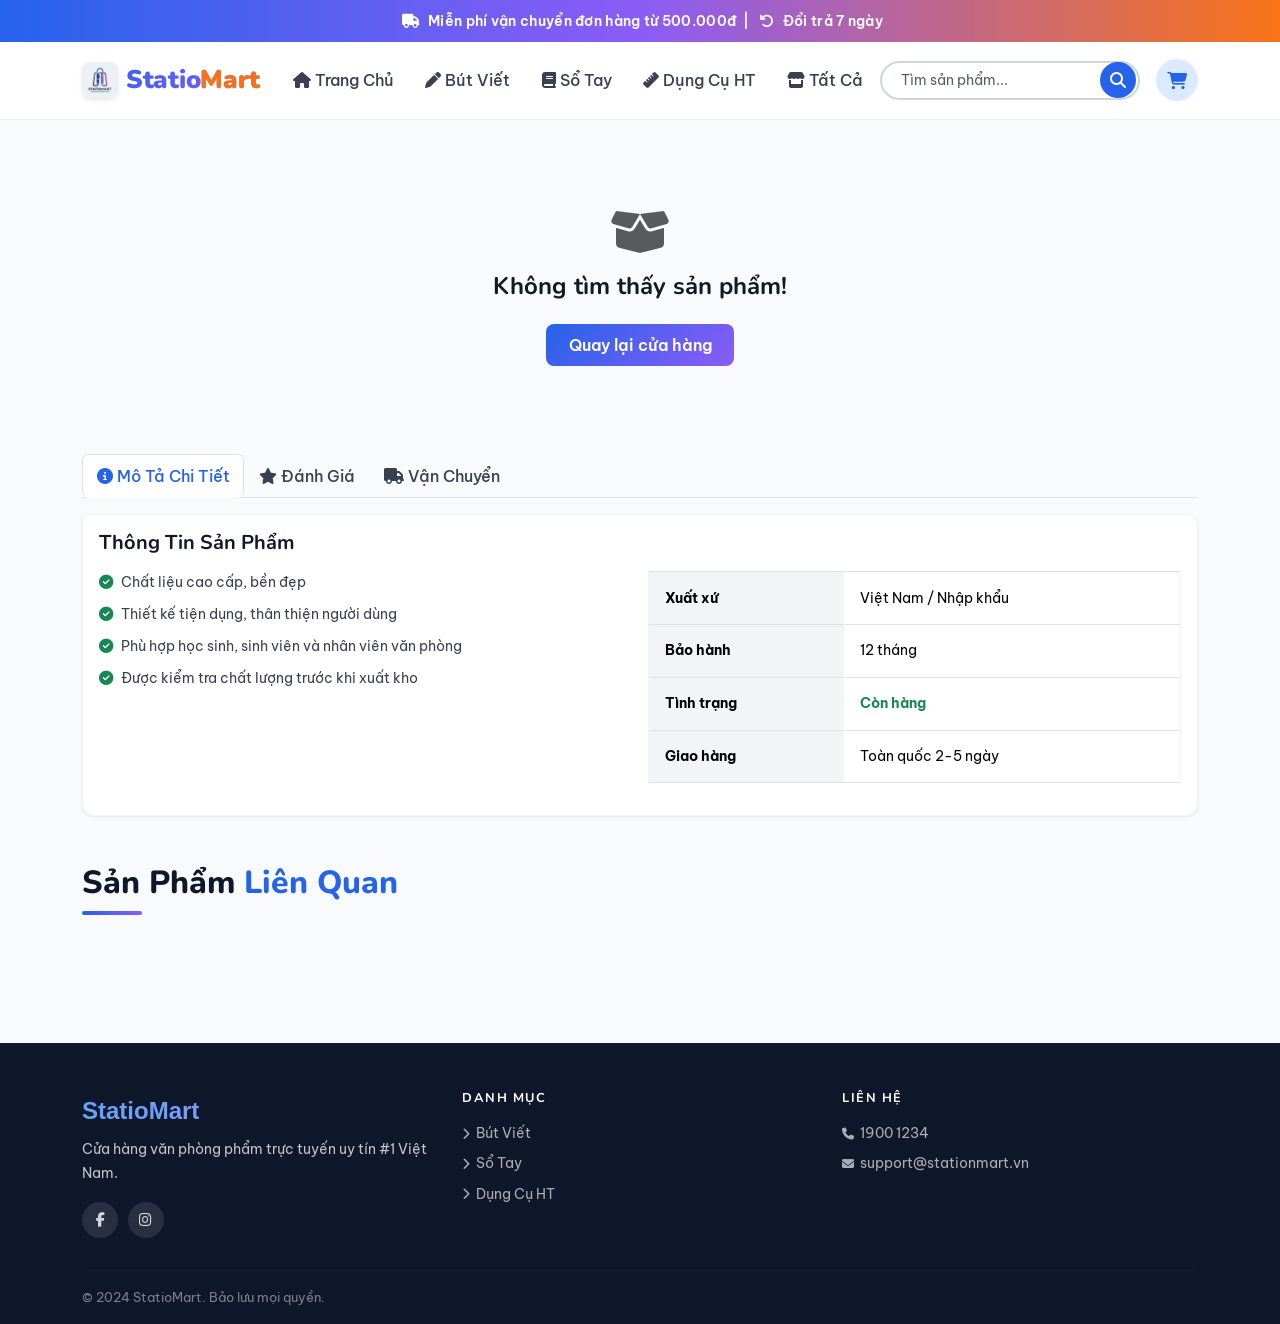
<file: product-detail.html>
<!DOCTYPE html>
<html lang="en">
<head>
  <meta charset="UTF-8">
  <meta name="viewport" content="width=device-width, initial-scale=1.0">
  <meta name="description" content="Chi tiết sản phẩm văn phòng phẩm - StatioMart">
  <title>Chi Tiết Sản Phẩm - StatioMart</title>
  <link rel="icon" type="image/png" href="assets/images/favicon.png">
  
  <link rel="preconnect" href="https://fonts.googleapis.com">
  <link rel="preconnect" href="https://fonts.gstatic.com" crossorigin>
  <link href="https://fonts.googleapis.com/css2?family=Be+Vietnam+Pro:ital,wght@0,300;0,400;0,500;0,600;0,700;0,800;1,400&family=Nunito:wght@400;600;700;800;900&display=swap" rel="stylesheet">
  <link href="https://cdn.jsdelivr.net/npm/bootstrap@5.3.2/dist/css/bootstrap.min.css" rel="stylesheet">
  <link rel="stylesheet" href="https://cdnjs.cloudflare.com/ajax/libs/font-awesome/6.5.1/css/all.min.css">
  <link rel="stylesheet" href="assets/css/style.css">
</head>
<body>


<div class="promo-strip">
  <i class="fas fa-truck"></i> Miễn phí vận chuyển đơn hàng từ 500.000đ &nbsp;|&nbsp;
  <i class="fas fa-undo"></i> Đổi trả 7 ngày
</div>

<!-- Navbar -->
<nav class="main-navbar navbar navbar-expand-lg" id="mainNavbar">
  <div class="container">
    <a class="navbar-brand d-flex align-items-center gap-2" href="index.html">
      <img src="assets/images/favicon.png" alt="StatioMart Logo" width="36" height="36" style="border-radius: 8px; object-fit: cover; box-shadow: 0 2px 4px rgba(0,0,0,0.1);">
      <div>Statio<span>Mart</span></div>
    </a>
    <button class="navbar-toggler border-0" type="button" data-bs-toggle="collapse" data-bs-target="#navCollapse">
      <span class="navbar-toggler-icon"></span>
    </button>
    <div class="collapse navbar-collapse" id="navCollapse">
      <ul class="navbar-nav mx-auto mb-2 mb-lg-0 gap-1">
        <li class="nav-item"><a class="nav-link" href="index.html"><i class="fas fa-home me-1"></i>Trang Chủ</a></li>
        <li class="nav-item"><a class="nav-link" href="products.html?category=but"><i class="fas fa-pen me-1"></i>Bút Viết</a></li>
        <li class="nav-item"><a class="nav-link" href="products.html?category=so-tay"><i class="fas fa-book me-1"></i>Sổ Tay</a></li>
        <li class="nav-item"><a class="nav-link" href="products.html?category=dung-cu"><i class="fas fa-ruler me-1"></i>Dụng Cụ HT</a></li>
        <li class="nav-item"><a class="nav-link" href="products.html"><i class="fas fa-store me-1"></i>Tất Cả</a></li>
      </ul>
      <div class="d-flex align-items-center gap-3">
        <form class="search-form-wrapper" id="search-form">
          <input class="search-input form-control" type="text" id="search-input" placeholder="Tìm sản phẩm...">
          <button type="submit" class="search-btn"><i class="fas fa-search"></i></button>
        </form>
        <a href="cart.html" class="cart-icon-wrapper">
          <i class="fas fa-shopping-cart"></i>
          <span class="cart-badge">0</span>
        </a>
      </div>
    </div>
  </div>
</nav>

<!-- Product Detail Section -->
<section style="padding: 2.5rem 0;">
  <div class="container">
    <div class="row g-4" id="product-detail-container">
    
      <div class="col-12 text-center py-5">
        <div class="spinner-border text-primary" role="status" style="width:3rem;height:3rem;"></div>
        <p class="mt-3 text-muted">Đang tải sản phẩm...</p>
      </div>
    </div>
  </div>
</section>

<!-- Tabs: Mô tả & Đánh giá -->
<section style="padding-top:0">
  <div class="container">
    <ul class="nav nav-tabs" id="productTabs">
      <li class="nav-item">
        <button class="nav-link active" data-bs-toggle="tab" data-bs-target="#tab-desc">
          <i class="fas fa-info-circle me-1"></i>Mô Tả Chi Tiết
        </button>
      </li>
      <li class="nav-item">
        <button class="nav-link" data-bs-toggle="tab" data-bs-target="#tab-reviews">
          <i class="fas fa-star me-1"></i>Đánh Giá
        </button>
      </li>
      <li class="nav-item">
        <button class="nav-link" data-bs-toggle="tab" data-bs-target="#tab-shipping">
          <i class="fas fa-truck me-1"></i>Vận Chuyển
        </button>
      </li>
    </ul>
    <div class="tab-content mt-3 p-3" style="background:#fff;border-radius:0 var(--radius-md) var(--radius-md);box-shadow:var(--shadow-sm);border:1px solid var(--gray-100)">
      <div class="tab-pane fade show active" id="tab-desc">
        <h5 style="font-family:'Nunito',sans-serif;font-weight:700;margin-bottom:1rem">Thông Tin Sản Phẩm</h5>
        <div class="row g-3">
          <div class="col-md-6">
            <ul class="list-unstyled" style="font-size:.9rem;color:var(--gray-700)">
              <li class="mb-2"><i class="fas fa-check-circle text-success me-2"></i>Chất liệu cao cấp, bền đẹp</li>
              <li class="mb-2"><i class="fas fa-check-circle text-success me-2"></i>Thiết kế tiện dụng, thân thiện người dùng</li>
              <li class="mb-2"><i class="fas fa-check-circle text-success me-2"></i>Phù hợp học sinh, sinh viên và nhân viên văn phòng</li>
              <li class="mb-2"><i class="fas fa-check-circle text-success me-2"></i>Được kiểm tra chất lượng trước khi xuất kho</li>
            </ul>
          </div>
          <div class="col-md-6">
            <table class="table table-bordered table-sm" style="font-size:.87rem">
              <tbody>
                <tr><td class="fw-bold" style="background:var(--gray-100)">Xuất xứ</td><td>Việt Nam / Nhập khẩu</td></tr>
                <tr><td class="fw-bold" style="background:var(--gray-100)">Bảo hành</td><td>12 tháng</td></tr>
                <tr><td class="fw-bold" style="background:var(--gray-100)">Tình trạng</td><td><span class="text-success fw-bold">Còn hàng</span></td></tr>
                <tr><td class="fw-bold" style="background:var(--gray-100)">Giao hàng</td><td>Toàn quốc 2-5 ngày</td></tr>
              </tbody>
            </table>
          </div>
        </div>
      </div>
      <div class="tab-pane fade" id="tab-reviews">
        <div class="row g-3">
          <div class="col-md-3 text-center">
            <div style="font-size:3.5rem;font-weight:800;color:var(--primary);font-family:'Nunito',sans-serif">4.8</div>
            <div style="color:var(--warning);font-size:1.2rem">★★★★★</div>
            <div class="text-muted" style="font-size:.85rem">Dựa trên 124 đánh giá</div>
          </div>
          <div class="col-md-9">
            <div class="review-card mb-3 p-3" style="border-radius:var(--radius-sm);background:var(--gray-100);border-left:3px solid var(--primary)">
              <div class="d-flex justify-content-between mb-1">
                <strong>Nguyễn Thị Lan</strong>
                <span style="color:var(--warning);font-size:.85rem">★★★★★</span>
              </div>
              <p class="mb-0" style="font-size:.875rem;color:var(--gray-700)">Sản phẩm rất đẹp và chất lượng! Giao hàng nhanh, đóng gói cẩn thận. Sẽ mua lại lần sau.</p>
            </div>
            <div class="review-card p-3" style="border-radius:var(--radius-sm);background:var(--gray-100);border-left:3px solid var(--accent)">
              <div class="d-flex justify-content-between mb-1">
                <strong>Trần Văn Minh</strong>
                <span style="color:var(--warning);font-size:.85rem">★★★★☆</span>
              </div>
              <p class="mb-0" style="font-size:.875rem;color:var(--gray-700)">Hàng đúng mô tả, giá cạnh tranh. Dùng rất thích, khuyến khích cho học sinh mua nhé!</p>
            </div>
          </div>
        </div>
      </div>
      <div class="tab-pane fade" id="tab-shipping">
        <h5 style="font-family:'Nunito',sans-serif;font-weight:700;margin-bottom:1rem">Chính Sách Vận Chuyển</h5>
        <div class="row g-3">
          <div class="col-md-6">
            <div class="p-3" style="background:var(--primary-light);border-radius:var(--radius-sm)">
              <i class="fas fa-truck text-primary mb-2 fa-lg"></i>
              <h6 class="fw-bold">Giao Hàng Tiêu Chuẩn</h6>
              <ul class="text-muted" style="font-size:.875rem">
                <li>Thời gian: 2-5 ngày làm việc</li>
                <li>Phí: 30.000đ (miễn phí từ 500.000đ)</li>
                <li>Áp dụng: Toàn quốc</li>
              </ul>
            </div>
          </div>
          <div class="col-md-6">
            <div class="p-3" style="background:#EDE9FE;border-radius:var(--radius-sm)">
              <i class="fas fa-bolt text-purple mb-2 fa-lg" style="color:var(--accent)"></i>
              <h6 class="fw-bold">Giao Hàng Nhanh</h6>
              <ul class="text-muted" style="font-size:.875rem">
                <li>Thời gian: Trong ngày (nội thành HCM, Hà Nội)</li>
                <li>Phí: 50.000đ (miễn phí từ 800.000đ)</li>
                <li>Đặt trước 14:00</li>
              </ul>
            </div>
          </div>
        </div>
      </div>
    </div>
  </div>
</section>


<section style="padding-top:0">
  <div class="container">
    <h3 class="section-title mb-1">Sản Phẩm <span>Liên Quan</span></h3>
    <span class="section-divider"></span>
    <div class="row g-3" id="related-products">
      <!-- Rendered by JS -->
    </div>
  </div>
</section>

<!-- Footer -->
<footer class="main-footer">
  <div class="container">
    <div class="row g-4">
      <div class="col-md-4">
        <div class="footer-brand">StatioMart</div>
        <p class="footer-desc">Cửa hàng văn phòng phẩm trực tuyến uy tín #1 Việt Nam.</p>
        <div class="social-links">
          <a href="#" class="social-link"><i class="fab fa-facebook-f"></i></a>
          <a href="#" class="social-link"><i class="fab fa-instagram"></i></a>
        </div>
      </div>
      <div class="col-md-4">
        <h6 class="footer-heading">Danh Mục</h6>
        <ul class="footer-links">
          <li><a href="products.html?category=but"><i class="fas fa-chevron-right"></i>Bút Viết</a></li>
          <li><a href="products.html?category=so-tay"><i class="fas fa-chevron-right"></i>Sổ Tay</a></li>
          <li><a href="products.html?category=dung-cu"><i class="fas fa-chevron-right"></i>Dụng Cụ HT</a></li>
        </ul>
      </div>
      <div class="col-md-4">
        <h6 class="footer-heading">Liên Hệ</h6>
        <ul class="footer-links">
          <li><a href="tel:19001234"><i class="fas fa-phone"></i>1900 1234</a></li>
          <li><a href="mailto:support@stationmart.vn"><i class="fas fa-envelope"></i>support@stationmart.vn</a></li>
        </ul>
      </div>
    </div>
    <hr class="footer-divider">
    <div class="footer-bottom">
      <span>© 2024 StatioMart. Bảo lưu mọi quyền.</span>
    </div>
  </div>
</footer>

<button class="back-to-top" id="backToTop" onclick="window.scrollTo({top:0,behavior:'smooth'})">
  <i class="fas fa-arrow-up"></i>
</button>
<div id="toast-container"></div>

<script src="https://cdn.jsdelivr.net/npm/bootstrap@5.3.2/dist/js/bootstrap.bundle.min.js"></script>
<script src="assets/js/data.js"></script>
<script src="assets/js/cart.js"></script>
<script src="assets/js/main.js"></script>
<script>
  window.addEventListener('scroll', () => {
    const btn = document.getElementById('backToTop');
    if (btn) btn.classList.toggle('visible', window.scrollY > 400);
  });
</script>
</body>
</html>
</file>
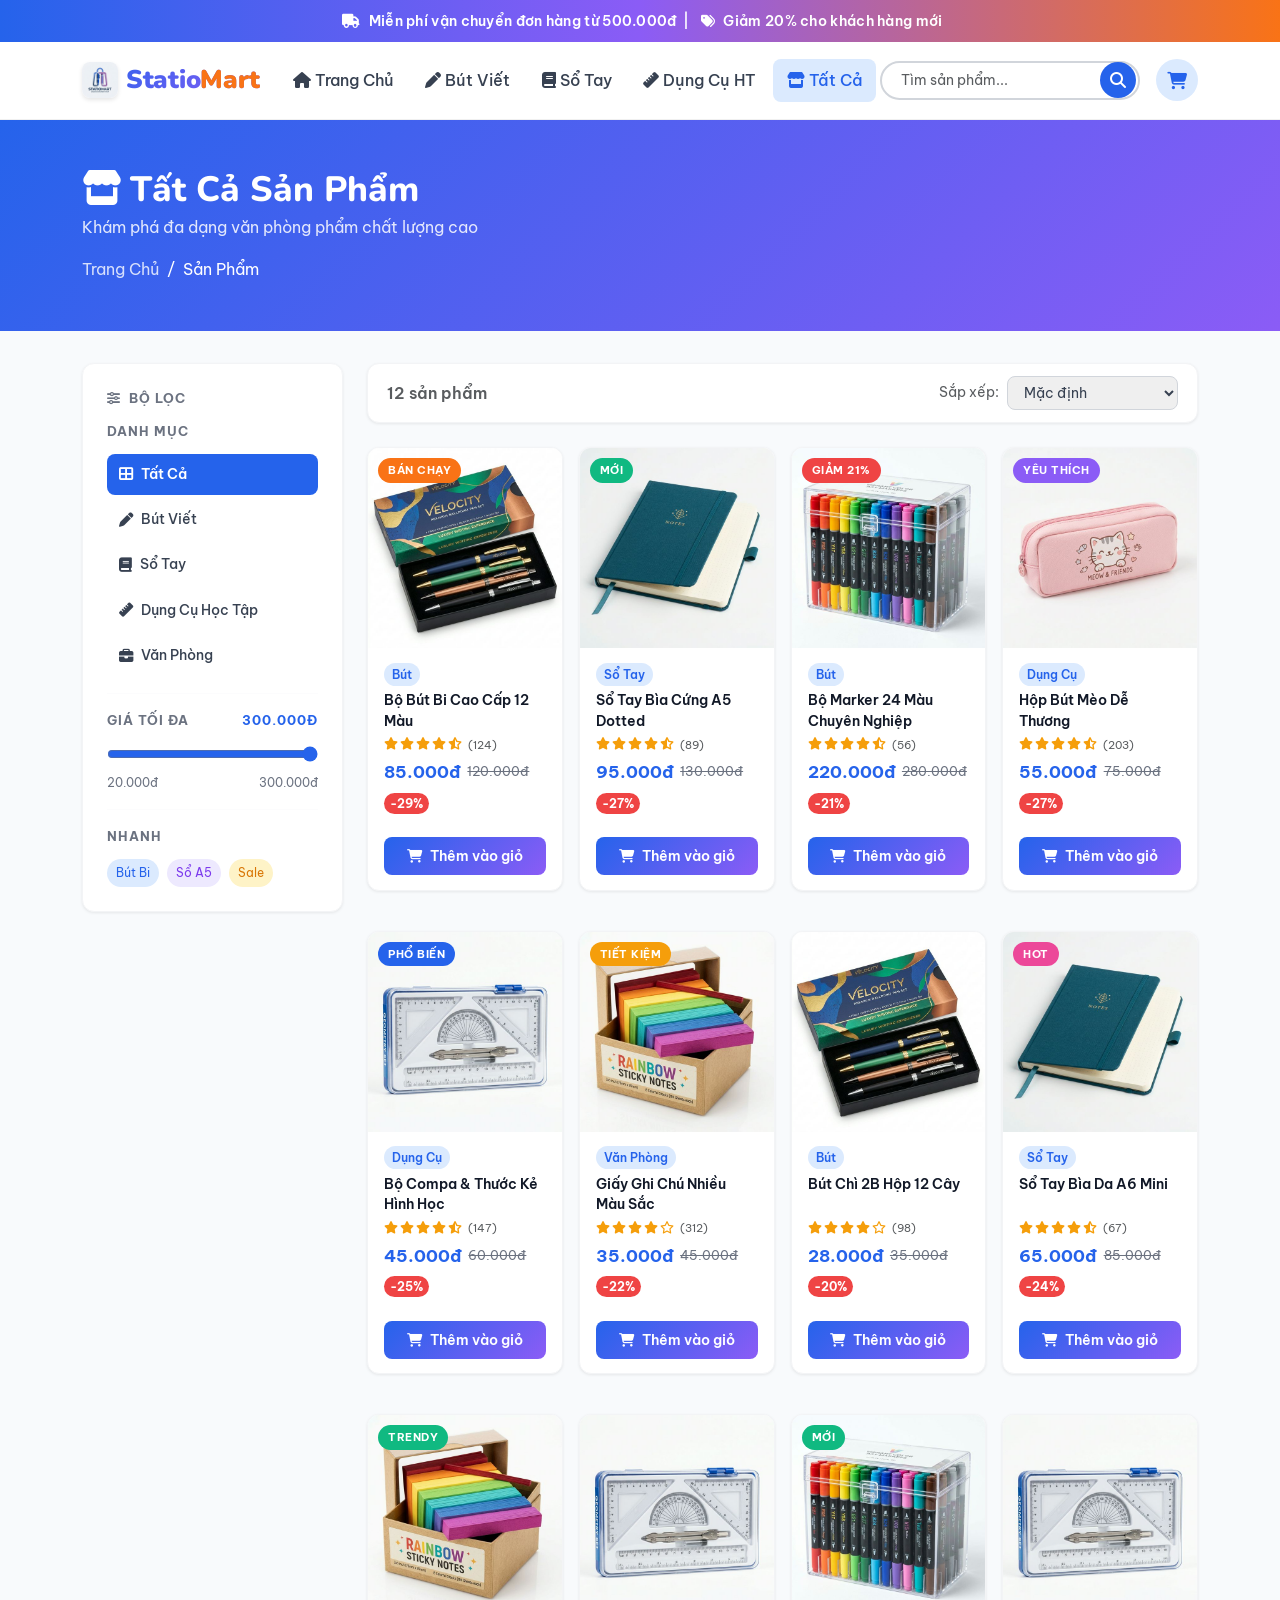
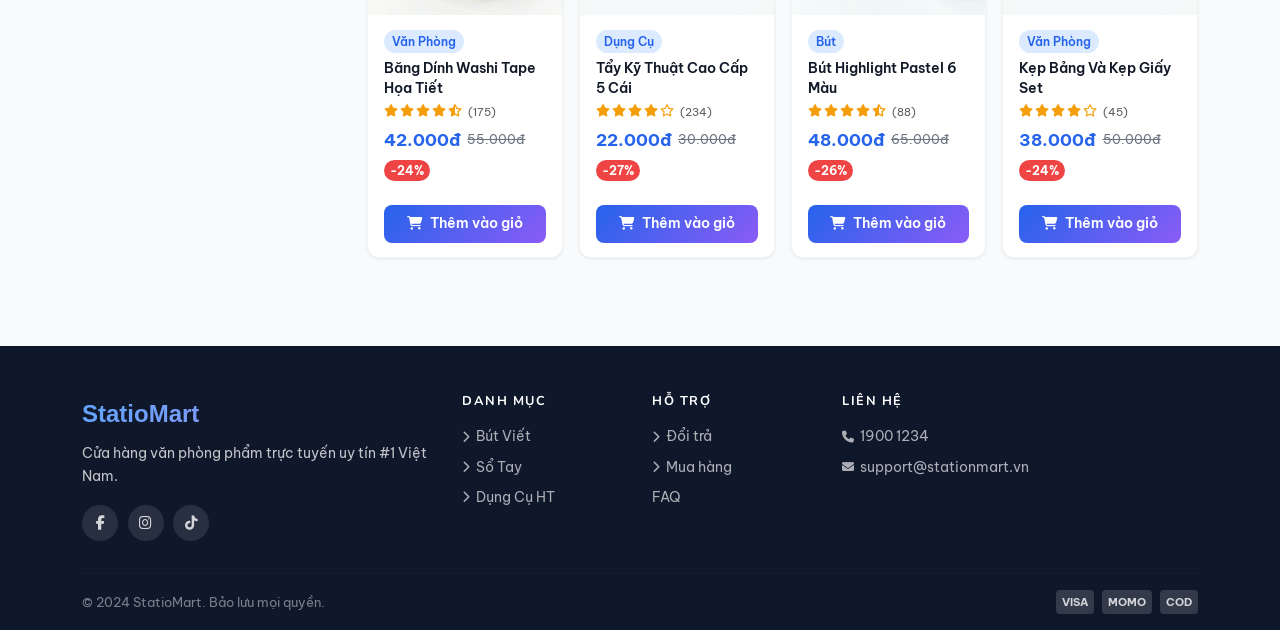
<file: products.html>
<!DOCTYPE html>
<html lang="en">
<head>
  <meta charset="UTF-8">
  <meta name="viewport" content="width=device-width, initial-scale=1.0">
  <meta name="description" content="Danh sách sản phẩm văn phòng phẩm - StatioMart. Lọc theo danh mục, giá, sắp xếp theo đánh giá.">
  <title>Sản Phẩm - StatioMart</title>
  <link rel="icon" type="image/png" href="assets/images/favicon.png">
  
  <link rel="preconnect" href="https://fonts.googleapis.com">
  <link rel="preconnect" href="https://fonts.gstatic.com" crossorigin>
  <link href="https://fonts.googleapis.com/css2?family=Be+Vietnam+Pro:ital,wght@0,300;0,400;0,500;0,600;0,700;0,800;1,400&family=Nunito:wght@400;600;700;800;900&display=swap" rel="stylesheet">
  <link href="https://cdn.jsdelivr.net/npm/bootstrap@5.3.2/dist/css/bootstrap.min.css" rel="stylesheet">
  <link rel="stylesheet" href="https://cdnjs.cloudflare.com/ajax/libs/font-awesome/6.5.1/css/all.min.css">
  <link rel="stylesheet" href="assets/css/style.css">
</head>
<body>


<div class="promo-strip">
  <i class="fas fa-truck"></i> Miễn phí vận chuyển đơn hàng từ 500.000đ &nbsp;|&nbsp;
  <i class="fas fa-tags"></i> Giảm 20% cho khách hàng mới
</div>


<nav class="main-navbar navbar navbar-expand-lg" id="mainNavbar">
  <div class="container">
    <a class="navbar-brand d-flex align-items-center gap-2" href="index.html">
      <img src="assets/images/favicon.png" alt="StatioMart Logo" width="36" height="36" style="border-radius: 8px; object-fit: cover; box-shadow: 0 2px 4px rgba(0,0,0,0.1);">
      <div>Statio<span>Mart</span></div>
    </a>
    <button class="navbar-toggler border-0" type="button" data-bs-toggle="collapse" data-bs-target="#navCollapse">
      <span class="navbar-toggler-icon"></span>
    </button>
    <div class="collapse navbar-collapse" id="navCollapse">
      <ul class="navbar-nav mx-auto mb-2 mb-lg-0 gap-1">
        <li class="nav-item"><a class="nav-link" href="index.html"><i class="fas fa-home me-1"></i>Trang Chủ</a></li>
        <li class="nav-item"><a class="nav-link" href="products.html?category=but"><i class="fas fa-pen me-1"></i>Bút Viết</a></li>
        <li class="nav-item"><a class="nav-link" href="products.html?category=so-tay"><i class="fas fa-book me-1"></i>Sổ Tay</a></li>
        <li class="nav-item"><a class="nav-link" href="products.html?category=dung-cu"><i class="fas fa-ruler me-1"></i>Dụng Cụ HT</a></li>
        <li class="nav-item"><a class="nav-link active" href="products.html"><i class="fas fa-store me-1"></i>Tất Cả</a></li>
      </ul>
      <div class="d-flex align-items-center gap-3">
        <form class="search-form-wrapper" id="search-form">
          <input class="search-input form-control" type="text" id="search-input" placeholder="Tìm sản phẩm...">
          <button type="submit" class="search-btn"><i class="fas fa-search"></i></button>
        </form>
        <a href="cart.html" class="cart-icon-wrapper">
          <i class="fas fa-shopping-cart"></i>
          <span class="cart-badge">0</span>
        </a>
      </div>
    </div>
  </div>
</nav>


<div class="page-hero">
  <div class="container">
    <h1><i class="fas fa-store me-2"></i>Tất Cả Sản Phẩm</h1>
    <p id="search-info">Khám phá đa dạng văn phòng phẩm chất lượng cao</p>
    <nav aria-label="breadcrumb">
      <ol class="breadcrumb mb-0" style="background:none;">
        <li class="breadcrumb-item"><a href="index.html" style="color:rgba(255,255,255,.8)">Trang Chủ</a></li>
        <li class="breadcrumb-item active" style="color:#fff">Sản Phẩm</li>
      </ol>
    </nav>
  </div>
</div>


<div class="container mb-5">
  <div class="row g-4">

    
    <div class="col-lg-3">
      <div class="filter-sidebar">
        <div class="filter-title"><i class="fas fa-sliders-h me-2"></i>Bộ Lọc</div>

        
        <div class="mb-3">
          <div class="filter-title">Danh Mục</div>
          <div class="d-flex flex-column gap-1">
            <button class="category-filter-btn" data-category="all">
              <i class="fas fa-th-large"></i> Tất Cả
            </button>
            <button class="category-filter-btn" data-category="but">
              <i class="fas fa-pen"></i> Bút Viết
            </button>
            <button class="category-filter-btn" data-category="so-tay">
              <i class="fas fa-book"></i> Sổ Tay
            </button>
            <button class="category-filter-btn" data-category="dung-cu">
              <i class="fas fa-ruler"></i> Dụng Cụ Học Tập
            </button>
            <button class="category-filter-btn" data-category="van-phong">
              <i class="fas fa-briefcase"></i> Văn Phòng
            </button>
          </div>
        </div>

        <hr style="border-color:var(--gray-100)">

        
        <div class="mb-3">
          <div class="filter-title d-flex justify-content-between">
            Giá Tối Đa
            <span class="text-primary fw-bold" id="price-display">300.000đ</span>
          </div>
          <div class="price-range-control">
            <input type="range" id="price-range" min="20000" max="300000" value="300000" step="5000">
            <div class="d-flex justify-content-between" style="font-size:.75rem;color:var(--gray-500);margin-top:4px">
              <span>20.000đ</span>
              <span>300.000đ</span>
            </div>
          </div>
        </div>

        <hr style="border-color:var(--gray-100)">

        
        <div>
          <div class="filter-title">Nhanh</div>
          <div class="d-flex flex-wrap gap-2">
            <a href="products.html?category=but" class="btn btn-sm" style="background:var(--primary-light);color:var(--primary);font-size:.75rem;border-radius:999px">Bút Bi</a>
            <a href="products.html?category=so-tay" class="btn btn-sm" style="background:#EDE9FE;color:#7C3AED;font-size:.75rem;border-radius:999px">Sổ A5</a>
            <a href="products.html" class="btn btn-sm" style="background:#FEF3C7;color:#D97706;font-size:.75rem;border-radius:999px">Sale</a>
          </div>
        </div>
      </div>
    </div>

    
    <div class="col-lg-9">
      <!-- Sort Bar -->
      <div class="sort-bar">
        <span id="product-count" class="text-muted">Đang tải...</span>
        <div class="d-flex align-items-center gap-2">
          <label for="sort-select" class="text-muted" style="font-size:.875rem;white-space:nowrap">Sắp xếp:</label>
          <select class="sort-select" id="sort-select">
            <option value="default">Mặc định</option>
            <option value="price-asc">Giá: Thấp → Cao</option>
            <option value="price-desc">Giá: Cao → Thấp</option>
            <option value="rating">Đánh giá cao nhất</option>
            <option value="name">Tên A → Z</option>
          </select>
        </div>
      </div>

      
      <div class="row g-3" id="all-products-grid">
       
      </div>
    </div>

  </div>
</div>

<!-- Footer -->
<footer class="main-footer">
  <div class="container">
    <div class="row g-4">
      <div class="col-md-4">
        <div class="footer-brand">StatioMart</div>
        <p class="footer-desc">Cửa hàng văn phòng phẩm trực tuyến uy tín #1 Việt Nam.</p>
        <div class="social-links">
          <a href="#" class="social-link"><i class="fab fa-facebook-f"></i></a>
          <a href="#" class="social-link"><i class="fab fa-instagram"></i></a>
          <a href="#" class="social-link"><i class="fab fa-tiktok"></i></a>
        </div>
      </div>
      <div class="col-md-2 col-6">
        <h6 class="footer-heading">Danh Mục</h6>
        <ul class="footer-links">
          <li><a href="products.html?category=but"><i class="fas fa-chevron-right"></i>Bút Viết</a></li>
          <li><a href="products.html?category=so-tay"><i class="fas fa-chevron-right"></i>Sổ Tay</a></li>
          <li><a href="products.html?category=dung-cu"><i class="fas fa-chevron-right"></i>Dụng Cụ HT</a></li>
        </ul>
      </div>
      <div class="col-md-2 col-6">
        <h6 class="footer-heading">Hỗ Trợ</h6>
        <ul class="footer-links">
          <li><a href="#"><i class="fas fa-chevron-right"></i>Đổi trả</a></li>
          <li><a href="#"><i class="fas fa-chevron-right"></i>Mua hàng</a></li>
          <li><a href="#">FAQ</a></li>
        </ul>
      </div>
      <div class="col-md-4">
        <h6 class="footer-heading">Liên Hệ</h6>
        <ul class="footer-links">
          <li><a href="#"><i class="fas fa-phone"></i>1900 1234</a></li>
          <li><a href="mailto:support@stationmart.vn"><i class="fas fa-envelope"></i>support@stationmart.vn</a></li>
        </ul>
      </div>
    </div>
    <hr class="footer-divider">
    <div class="footer-bottom">
      <span>© 2024 StatioMart. Bảo lưu mọi quyền.</span>
      <div class="payment-icons">
        <span class="payment-icon">VISA</span>
        <span class="payment-icon">MOMO</span>
        <span class="payment-icon">COD</span>
      </div>
    </div>
  </div>
</footer>

<button class="back-to-top" id="backToTop" onclick="window.scrollTo({top:0,behavior:'smooth'})">
  <i class="fas fa-arrow-up"></i>
</button>
<div id="toast-container"></div>

<script src="https://cdn.jsdelivr.net/npm/bootstrap@5.3.2/dist/js/bootstrap.bundle.min.js"></script>
<script src="assets/js/data.js"></script>
<script src="assets/js/cart.js"></script>
<script src="assets/js/main.js"></script>
<script>
  window.addEventListener('scroll', () => {
    const btn = document.getElementById('backToTop');
    if (btn) btn.classList.toggle('visible', window.scrollY > 400);
  });
</script>
</body>
</html>
</file>
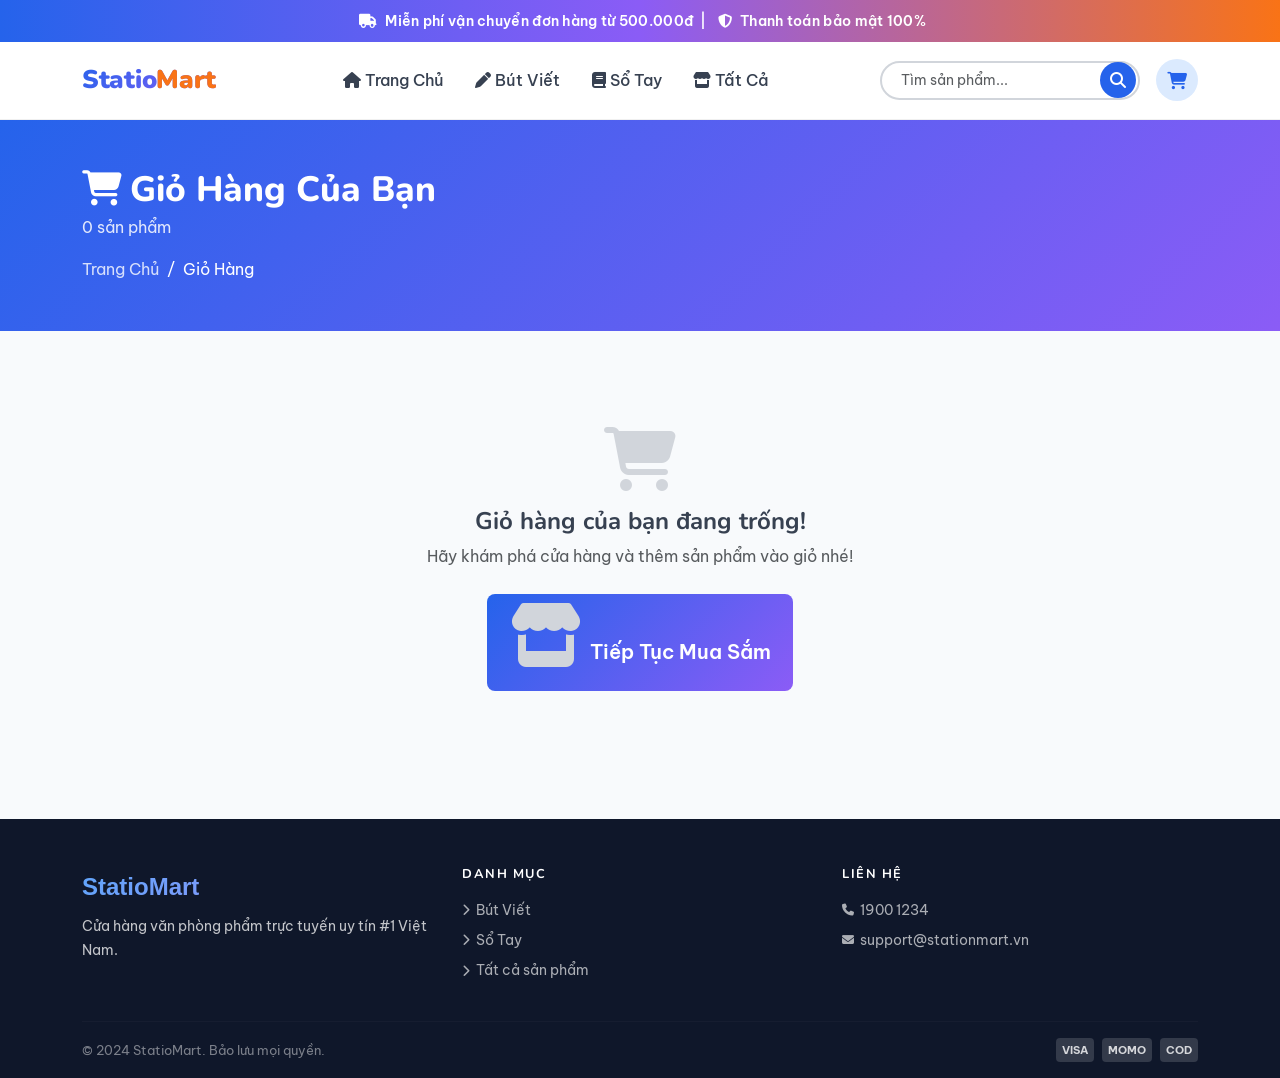
<file: stationery-shop/cart.html>
<!DOCTYPE html>
<html lang="vi">
<head>
  <meta charset="UTF-8">
  <meta name="viewport" content="width=device-width, initial-scale=1.0">
  <meta name="description" content="Giỏ hàng và thanh toán - StatioMart">
  <title>Giỏ Hàng - StatioMart</title>
  <!-- Google Fonts: Be Vietnam Pro (tiếng Việt) + Nunito -->
  <link rel="preconnect" href="https://fonts.googleapis.com">
  <link rel="preconnect" href="https://fonts.gstatic.com" crossorigin>
  <link href="https://fonts.googleapis.com/css2?family=Be+Vietnam+Pro:ital,wght@0,300;0,400;0,500;0,600;0,700;0,800;1,400&family=Nunito:wght@400;600;700;800;900&display=swap" rel="stylesheet">
  <link href="https://cdn.jsdelivr.net/npm/bootstrap@5.3.2/dist/css/bootstrap.min.css" rel="stylesheet">
  <link rel="stylesheet" href="https://cdnjs.cloudflare.com/ajax/libs/font-awesome/6.5.1/css/all.min.css">
  <link rel="stylesheet" href="assets/css/style.css">
</head>
<body>

<!-- Promo Strip -->
<div class="promo-strip">
  <i class="fas fa-truck"></i> Miễn phí vận chuyển đơn hàng từ 500.000đ &nbsp;|&nbsp;
  <i class="fas fa-shield-alt"></i> Thanh toán bảo mật 100%
</div>

<!-- Navbar -->
<nav class="main-navbar navbar navbar-expand-lg" id="mainNavbar">
  <div class="container">
    <a class="navbar-brand" href="index.html">Statio<span>Mart</span></a>
    <button class="navbar-toggler border-0" type="button" data-bs-toggle="collapse" data-bs-target="#navCollapse">
      <span class="navbar-toggler-icon"></span>
    </button>
    <div class="collapse navbar-collapse" id="navCollapse">
      <ul class="navbar-nav mx-auto mb-2 mb-lg-0 gap-1">
        <li class="nav-item"><a class="nav-link" href="index.html"><i class="fas fa-home me-1"></i>Trang Chủ</a></li>
        <li class="nav-item"><a class="nav-link" href="products.html?category=but"><i class="fas fa-pen me-1"></i>Bút Viết</a></li>
        <li class="nav-item"><a class="nav-link" href="products.html?category=so-tay"><i class="fas fa-book me-1"></i>Sổ Tay</a></li>
        <li class="nav-item"><a class="nav-link" href="products.html"><i class="fas fa-store me-1"></i>Tất Cả</a></li>
      </ul>
      <div class="d-flex align-items-center gap-3">
        <form class="search-form-wrapper" id="search-form">
          <input class="search-input form-control" type="text" id="search-input" placeholder="Tìm sản phẩm...">
          <button type="submit" class="search-btn"><i class="fas fa-search"></i></button>
        </form>
        <a href="cart.html" class="cart-icon-wrapper active">
          <i class="fas fa-shopping-cart"></i>
          <span class="cart-badge">0</span>
        </a>
      </div>
    </div>
  </div>
</nav>

<!-- Page Hero -->
<div class="page-hero">
  <div class="container">
    <h1><i class="fas fa-shopping-cart me-2"></i>Giỏ Hàng Của Bạn</h1>
    <p id="cart-count">0 sản phẩm</p>
    <nav aria-label="breadcrumb">
      <ol class="breadcrumb mb-0" style="background:none;">
        <li class="breadcrumb-item"><a href="index.html" style="color:rgba(255,255,255,.8)">Trang Chủ</a></li>
        <li class="breadcrumb-item active" style="color:#fff">Giỏ Hàng</li>
      </ol>
    </nav>
  </div>
</div>

<!-- Cart Content -->
<div class="container mb-5 mt-4">

  <!-- Empty State -->
  <div id="cart-empty" style="display:none;">
    <div class="cart-empty-state">
      <i class="fas fa-shopping-cart"></i>
      <h4>Giỏ hàng của bạn đang trống!</h4>
      <p class="text-muted mb-4">Hãy khám phá cửa hàng và thêm sản phẩm vào giỏ nhé!</p>
      <a href="products.html" class="btn btn-primary btn-lg">
        <i class="fas fa-store me-2"></i>Tiếp Tục Mua Sắm
      </a>
    </div>
  </div>

  <!-- Cart with items -->
  <div id="cart-content" style="display:none;">
    <div class="row g-4">

      <!-- Left: Cart Table + Checkout Form -->
      <div class="col-lg-8">

        <!-- Cart table -->
        <div class="table-responsive" style="border-radius:var(--radius-md);overflow:hidden;box-shadow:var(--shadow-sm)">
          <table class="table table-hover mb-0 align-middle bg-white">
            <thead>
              <tr>
                <th style="width:45%"><i class="fas fa-box-open me-2"></i>Sản Phẩm</th>
                <th class="text-center">Đơn Giá</th>
                <th class="text-center">Số Lượng</th>
                <th class="text-center">Thành Tiền</th>
                <th class="text-center" style="width:60px"></th>
              </tr>
            </thead>
            <tbody id="cart-table-body">
              <!-- Rendered by JS -->
            </tbody>
          </table>
        </div>

        <!-- Cart actions -->
        <div class="d-flex justify-content-between align-items-center mt-3 flex-wrap gap-2">
          <a href="products.html" class="btn btn-outline-primary">
            <i class="fas fa-arrow-left me-2"></i>Tiếp Tục Mua Sắm
          </a>
          <button class="btn btn-outline-danger btn-sm" onclick="if(confirm('Xóa toàn bộ giỏ hàng?')){clearCart();renderCartPage();showToast('Đã xóa toàn bộ giỏ hàng.','info')}">
            <i class="fas fa-trash me-2"></i>Xóa Tất Cả
          </button>
        </div>

        <!-- Checkout Form -->
        <div class="checkout-form-card mt-4">
          <h5 style="font-family:'Nunito',sans-serif;font-weight:800;margin-bottom:1.25rem;color:var(--dark)">
            <i class="fas fa-map-marker-alt text-primary me-2"></i>Thông Tin Giao Hàng
          </h5>

          <form id="checkout-form" novalidate>
            <div class="row g-3">
              <div class="col-md-6">
                <label class="form-label">Họ và Tên <span class="text-danger">*</span></label>
                <input type="text" class="form-control" id="shipping-name" placeholder="Nguyễn Văn A" required minlength="3">
                <div class="invalid-feedback">Vui lòng nhập họ tên (tối thiểu 3 ký tự).</div>
              </div>
              <div class="col-md-6">
                <label class="form-label">Số Điện Thoại <span class="text-danger">*</span></label>
                <input type="tel" class="form-control" id="shipping-phone" placeholder="0912 345 678"
                  pattern="[0-9]{10,11}" required>
                <div class="invalid-feedback">Vui lòng nhập số điện thoại hợp lệ (10-11 số).</div>
              </div>
              <div class="col-12">
                <label class="form-label">Email <span class="text-danger">*</span></label>
                <input type="email" class="form-control" id="shipping-email" placeholder="example@email.com" required>
                <div class="invalid-feedback">Vui lòng nhập email hợp lệ.</div>
              </div>
              <div class="col-md-6">
                <label class="form-label">Tỉnh / Thành Phố <span class="text-danger">*</span></label>
                <select class="form-select" id="shipping-city" required>
                  <option value="">-- Chọn tỉnh/thành --</option>
                  <option>Hồ Chí Minh</option>
                  <option>Hà Nội</option>
                  <option>Đà Nẵng</option>
                  <option>Cần Thơ</option>
                  <option>Bình Dương</option>
                  <option>Đồng Nai</option>
                  <option>Khác</option>
                </select>
                <div class="invalid-feedback">Vui lòng chọn tỉnh/thành phố.</div>
              </div>
              <div class="col-md-6">
                <label class="form-label">Quận / Huyện</label>
                <input type="text" class="form-control" id="shipping-district" placeholder="Quận 1">
              </div>
              <div class="col-12">
                <label class="form-label">Địa Chỉ Giao Hàng <span class="text-danger">*</span></label>
                <input type="text" class="form-control" id="shipping-address" placeholder="123 Đường Lê Lợi, Phường Bến Nghé..." required minlength="10">
                <div class="invalid-feedback">Vui lòng nhập địa chỉ cụ thể (tối thiểu 10 ký tự).</div>
              </div>
              <div class="col-12">
                <label class="form-label">Ghi Chú Đơn Hàng</label>
                <textarea class="form-control" id="shipping-note" rows="2" placeholder="Giao hàng giờ hành chính, gọi trước khi giao..."></textarea>
              </div>

              <!-- Payment method -->
              <div class="col-12">
                <label class="form-label">Phương Thức Thanh Toán <span class="text-danger">*</span></label>
                <div class="d-flex gap-3 flex-wrap">
                  <div class="form-check payment-opt">
                    <input class="form-check-input" type="radio" name="payment" id="pay-cod" value="cod" checked required>
                    <label class="form-check-label" for="pay-cod">
                      <i class="fas fa-money-bill-wave text-success me-1"></i>Tiền Mặt (COD)
                    </label>
                  </div>
                  <div class="form-check payment-opt">
                    <input class="form-check-input" type="radio" name="payment" id="pay-bank" value="bank">
                    <label class="form-check-label" for="pay-bank">
                      <i class="fas fa-university text-primary me-1"></i>Chuyển Khoản
                    </label>
                  </div>
                  <div class="form-check payment-opt">
                    <input class="form-check-input" type="radio" name="payment" id="pay-momo" value="momo">
                    <label class="form-check-label" for="pay-momo">
                      <i class="fas fa-mobile-alt text-danger me-1"></i>MoMo / ZaloPay
                    </label>
                  </div>
                </div>
              </div>
            </div>

            <button type="submit" class="btn-checkout mt-3">
              <i class="fas fa-check-circle me-2"></i>Xác Nhận Đặt Hàng
            </button>
          </form>
        </div>
      </div>

      <!-- Right: Order Summary -->
      <div class="col-lg-4">
        <div class="cart-summary-card">
          <div class="summary-title">
            <i class="fas fa-receipt me-2 text-primary"></i>Tóm Tắt Đơn Hàng
          </div>

          <div class="summary-row">
            <span>Tạm tính</span>
            <span id="cart-subtotal">0đ</span>
          </div>
          <div class="summary-row">
            <span>Phí vận chuyển</span>
            <span id="cart-shipping" class="text-success">30.000đ</span>
          </div>
          <div class="summary-row">
            <span>Giảm giá</span>
            <span class="text-danger">0đ</span>
          </div>
          <div class="summary-row total">
            <span>Tổng Cộng</span>
            <span id="cart-total">0đ</span>
          </div>

          <!-- Coupon -->
          <div class="mt-3">
            <div class="input-group">
              <input type="text" class="form-control" placeholder="Mã giảm giá..." style="border-radius:var(--radius-sm) 0 0 var(--radius-sm);">
              <button class="btn btn-outline-primary fw-bold" style="border-radius:0 var(--radius-sm) var(--radius-sm) 0;"
                onclick="showToast('Mã giảm giá không hợp lệ hoặc đã hết hạn.','warning')">
                Áp Dụng
              </button>
            </div>
          </div>

          <!-- Policy reminders -->
          <div class="mt-4" style="background:var(--gray-100);border-radius:var(--radius-sm);padding:1rem">
            <div class="d-flex align-items-center gap-2 mb-2 text-success" style="font-size:.82rem;font-weight:600">
              <i class="fas fa-shield-alt"></i> Bảo mật thông tin 100%
            </div>
            <div class="d-flex align-items-center gap-2 mb-2" style="font-size:.82rem;color:var(--gray-600);font-weight:500">
              <i class="fas fa-undo text-primary"></i> Đổi trả trong 7 ngày
            </div>
            <div class="d-flex align-items-center gap-2" style="font-size:.82rem;color:var(--gray-600);font-weight:500">
              <i class="fas fa-truck text-primary"></i> Miễn phí ship từ 500.000đ
            </div>
          </div>
        </div>
      </div>
    </div>
  </div>
</div>

<!-- Footer -->
<footer class="main-footer">
  <div class="container">
    <div class="row g-4">
      <div class="col-md-4">
        <div class="footer-brand">StatioMart</div>
        <p class="footer-desc">Cửa hàng văn phòng phẩm trực tuyến uy tín #1 Việt Nam.</p>
      </div>
      <div class="col-md-4">
        <h6 class="footer-heading">Danh Mục</h6>
        <ul class="footer-links">
          <li><a href="products.html?category=but"><i class="fas fa-chevron-right"></i>Bút Viết</a></li>
          <li><a href="products.html?category=so-tay"><i class="fas fa-chevron-right"></i>Sổ Tay</a></li>
          <li><a href="products.html"><i class="fas fa-chevron-right"></i>Tất cả sản phẩm</a></li>
        </ul>
      </div>
      <div class="col-md-4">
        <h6 class="footer-heading">Liên Hệ</h6>
        <ul class="footer-links">
          <li><a href="tel:19001234"><i class="fas fa-phone"></i>1900 1234</a></li>
          <li><a href="mailto:support@stationmart.vn"><i class="fas fa-envelope"></i>support@stationmart.vn</a></li>
        </ul>
      </div>
    </div>
    <hr class="footer-divider">
    <div class="footer-bottom">
      <span>© 2024 StatioMart. Bảo lưu mọi quyền.</span>
      <div class="payment-icons">
        <span class="payment-icon">VISA</span>
        <span class="payment-icon">MOMO</span>
        <span class="payment-icon">COD</span>
      </div>
    </div>
  </div>
</footer>

<!-- Order Success Modal -->
<div class="modal fade" id="order-success-modal" tabindex="-1" aria-hidden="true">
  <div class="modal-dialog modal-dialog-centered">
    <div class="modal-content" style="border-radius:var(--radius-lg);border:none;overflow:hidden">
      <div class="modal-body success-modal-body">
        <div class="success-icon"><i class="fas fa-check-circle"></i></div>
        <h3 style="font-family:'Nunito',sans-serif;font-weight:800;color:var(--dark)">Đặt Hàng Thành Công! 🎉</h3>
        <p class="text-muted mt-2 mb-4">Cảm ơn bạn đã tin tưởng StatioMart! Chúng tôi sẽ liên hệ xác nhận trong vòng 30 phút.</p>
        <div class="d-flex gap-2 justify-content-center">
          <a href="index.html" class="btn btn-primary">
            <i class="fas fa-home me-1"></i>Về Trang Chủ
          </a>
          <a href="products.html" class="btn btn-outline-primary">
            <i class="fas fa-store me-1"></i>Tiếp Tục Mua
          </a>
        </div>
      </div>
    </div>
  </div>
</div>

<button class="back-to-top" id="backToTop" onclick="window.scrollTo({top:0,behavior:'smooth'})">
  <i class="fas fa-arrow-up"></i>
</button>
<div id="toast-container"></div>

<script src="https://cdn.jsdelivr.net/npm/bootstrap@5.3.2/dist/js/bootstrap.bundle.min.js"></script>
<script src="assets/js/data.js"></script>
<script src="assets/js/cart.js"></script>
<script src="assets/js/main.js"></script>
<script>
  window.addEventListener('scroll', () => {
    const btn = document.getElementById('backToTop');
    if (btn) btn.classList.toggle('visible', window.scrollY > 400);
  });
</script>
</body>
</html>
</file>
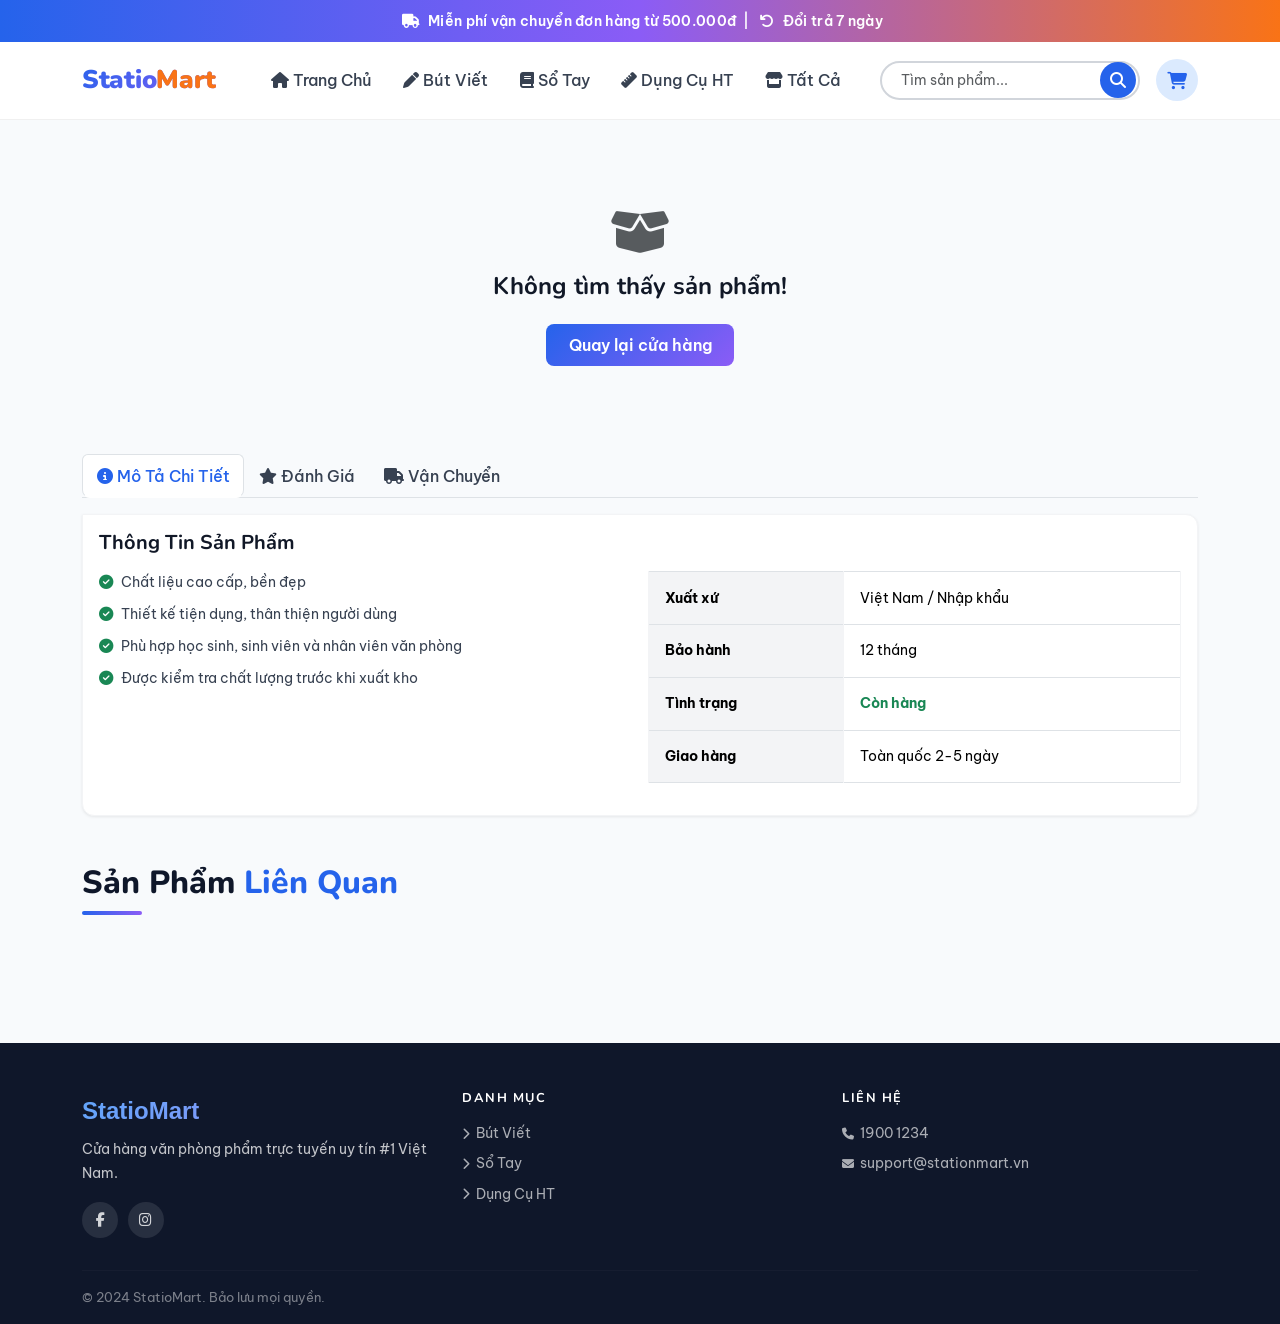
<file: stationery-shop/product-detail.html>
<!DOCTYPE html>
<html lang="vi">
<head>
  <meta charset="UTF-8">
  <meta name="viewport" content="width=device-width, initial-scale=1.0">
  <meta name="description" content="Chi tiết sản phẩm văn phòng phẩm - StatioMart">
  <title>Chi Tiết Sản Phẩm - StatioMart</title>
  <!-- Google Fonts: Be Vietnam Pro (tiếng Việt) + Nunito -->
  <link rel="preconnect" href="https://fonts.googleapis.com">
  <link rel="preconnect" href="https://fonts.gstatic.com" crossorigin>
  <link href="https://fonts.googleapis.com/css2?family=Be+Vietnam+Pro:ital,wght@0,300;0,400;0,500;0,600;0,700;0,800;1,400&family=Nunito:wght@400;600;700;800;900&display=swap" rel="stylesheet">
  <link href="https://cdn.jsdelivr.net/npm/bootstrap@5.3.2/dist/css/bootstrap.min.css" rel="stylesheet">
  <link rel="stylesheet" href="https://cdnjs.cloudflare.com/ajax/libs/font-awesome/6.5.1/css/all.min.css">
  <link rel="stylesheet" href="assets/css/style.css">
</head>
<body>

<!-- Promo Strip -->
<div class="promo-strip">
  <i class="fas fa-truck"></i> Miễn phí vận chuyển đơn hàng từ 500.000đ &nbsp;|&nbsp;
  <i class="fas fa-undo"></i> Đổi trả 7 ngày
</div>

<!-- Navbar -->
<nav class="main-navbar navbar navbar-expand-lg" id="mainNavbar">
  <div class="container">
    <a class="navbar-brand" href="index.html">Statio<span>Mart</span></a>
    <button class="navbar-toggler border-0" type="button" data-bs-toggle="collapse" data-bs-target="#navCollapse">
      <span class="navbar-toggler-icon"></span>
    </button>
    <div class="collapse navbar-collapse" id="navCollapse">
      <ul class="navbar-nav mx-auto mb-2 mb-lg-0 gap-1">
        <li class="nav-item"><a class="nav-link" href="index.html"><i class="fas fa-home me-1"></i>Trang Chủ</a></li>
        <li class="nav-item"><a class="nav-link" href="products.html?category=but"><i class="fas fa-pen me-1"></i>Bút Viết</a></li>
        <li class="nav-item"><a class="nav-link" href="products.html?category=so-tay"><i class="fas fa-book me-1"></i>Sổ Tay</a></li>
        <li class="nav-item"><a class="nav-link" href="products.html?category=dung-cu"><i class="fas fa-ruler me-1"></i>Dụng Cụ HT</a></li>
        <li class="nav-item"><a class="nav-link" href="products.html"><i class="fas fa-store me-1"></i>Tất Cả</a></li>
      </ul>
      <div class="d-flex align-items-center gap-3">
        <form class="search-form-wrapper" id="search-form">
          <input class="search-input form-control" type="text" id="search-input" placeholder="Tìm sản phẩm...">
          <button type="submit" class="search-btn"><i class="fas fa-search"></i></button>
        </form>
        <a href="cart.html" class="cart-icon-wrapper">
          <i class="fas fa-shopping-cart"></i>
          <span class="cart-badge">0</span>
        </a>
      </div>
    </div>
  </div>
</nav>

<!-- Product Detail Section -->
<section style="padding: 2.5rem 0;">
  <div class="container">
    <div class="row g-4" id="product-detail-container">
      <!-- Rendered by JS based on ?id= param -->
      <div class="col-12 text-center py-5">
        <div class="spinner-border text-primary" role="status" style="width:3rem;height:3rem;"></div>
        <p class="mt-3 text-muted">Đang tải sản phẩm...</p>
      </div>
    </div>
  </div>
</section>

<!-- Tabs: Mô tả & Đánh giá -->
<section style="padding-top:0">
  <div class="container">
    <ul class="nav nav-tabs" id="productTabs">
      <li class="nav-item">
        <button class="nav-link active" data-bs-toggle="tab" data-bs-target="#tab-desc">
          <i class="fas fa-info-circle me-1"></i>Mô Tả Chi Tiết
        </button>
      </li>
      <li class="nav-item">
        <button class="nav-link" data-bs-toggle="tab" data-bs-target="#tab-reviews">
          <i class="fas fa-star me-1"></i>Đánh Giá
        </button>
      </li>
      <li class="nav-item">
        <button class="nav-link" data-bs-toggle="tab" data-bs-target="#tab-shipping">
          <i class="fas fa-truck me-1"></i>Vận Chuyển
        </button>
      </li>
    </ul>
    <div class="tab-content mt-3 p-3" style="background:#fff;border-radius:0 var(--radius-md) var(--radius-md);box-shadow:var(--shadow-sm);border:1px solid var(--gray-100)">
      <div class="tab-pane fade show active" id="tab-desc">
        <h5 style="font-family:'Nunito',sans-serif;font-weight:700;margin-bottom:1rem">Thông Tin Sản Phẩm</h5>
        <div class="row g-3">
          <div class="col-md-6">
            <ul class="list-unstyled" style="font-size:.9rem;color:var(--gray-700)">
              <li class="mb-2"><i class="fas fa-check-circle text-success me-2"></i>Chất liệu cao cấp, bền đẹp</li>
              <li class="mb-2"><i class="fas fa-check-circle text-success me-2"></i>Thiết kế tiện dụng, thân thiện người dùng</li>
              <li class="mb-2"><i class="fas fa-check-circle text-success me-2"></i>Phù hợp học sinh, sinh viên và nhân viên văn phòng</li>
              <li class="mb-2"><i class="fas fa-check-circle text-success me-2"></i>Được kiểm tra chất lượng trước khi xuất kho</li>
            </ul>
          </div>
          <div class="col-md-6">
            <table class="table table-bordered table-sm" style="font-size:.87rem">
              <tbody>
                <tr><td class="fw-bold" style="background:var(--gray-100)">Xuất xứ</td><td>Việt Nam / Nhập khẩu</td></tr>
                <tr><td class="fw-bold" style="background:var(--gray-100)">Bảo hành</td><td>12 tháng</td></tr>
                <tr><td class="fw-bold" style="background:var(--gray-100)">Tình trạng</td><td><span class="text-success fw-bold">Còn hàng</span></td></tr>
                <tr><td class="fw-bold" style="background:var(--gray-100)">Giao hàng</td><td>Toàn quốc 2-5 ngày</td></tr>
              </tbody>
            </table>
          </div>
        </div>
      </div>
      <div class="tab-pane fade" id="tab-reviews">
        <div class="row g-3">
          <div class="col-md-3 text-center">
            <div style="font-size:3.5rem;font-weight:800;color:var(--primary);font-family:'Nunito',sans-serif">4.8</div>
            <div style="color:var(--warning);font-size:1.2rem">★★★★★</div>
            <div class="text-muted" style="font-size:.85rem">Dựa trên 124 đánh giá</div>
          </div>
          <div class="col-md-9">
            <div class="review-card mb-3 p-3" style="border-radius:var(--radius-sm);background:var(--gray-100);border-left:3px solid var(--primary)">
              <div class="d-flex justify-content-between mb-1">
                <strong>Nguyễn Thị Lan</strong>
                <span style="color:var(--warning);font-size:.85rem">★★★★★</span>
              </div>
              <p class="mb-0" style="font-size:.875rem;color:var(--gray-700)">Sản phẩm rất đẹp và chất lượng! Giao hàng nhanh, đóng gói cẩn thận. Sẽ mua lại lần sau.</p>
            </div>
            <div class="review-card p-3" style="border-radius:var(--radius-sm);background:var(--gray-100);border-left:3px solid var(--accent)">
              <div class="d-flex justify-content-between mb-1">
                <strong>Trần Văn Minh</strong>
                <span style="color:var(--warning);font-size:.85rem">★★★★☆</span>
              </div>
              <p class="mb-0" style="font-size:.875rem;color:var(--gray-700)">Hàng đúng mô tả, giá cạnh tranh. Dùng rất thích, khuyến khích cho học sinh mua nhé!</p>
            </div>
          </div>
        </div>
      </div>
      <div class="tab-pane fade" id="tab-shipping">
        <h5 style="font-family:'Nunito',sans-serif;font-weight:700;margin-bottom:1rem">Chính Sách Vận Chuyển</h5>
        <div class="row g-3">
          <div class="col-md-6">
            <div class="p-3" style="background:var(--primary-light);border-radius:var(--radius-sm)">
              <i class="fas fa-truck text-primary mb-2 fa-lg"></i>
              <h6 class="fw-bold">Giao Hàng Tiêu Chuẩn</h6>
              <ul class="text-muted" style="font-size:.875rem">
                <li>Thời gian: 2-5 ngày làm việc</li>
                <li>Phí: 30.000đ (miễn phí từ 500.000đ)</li>
                <li>Áp dụng: Toàn quốc</li>
              </ul>
            </div>
          </div>
          <div class="col-md-6">
            <div class="p-3" style="background:#EDE9FE;border-radius:var(--radius-sm)">
              <i class="fas fa-bolt text-purple mb-2 fa-lg" style="color:var(--accent)"></i>
              <h6 class="fw-bold">Giao Hàng Nhanh</h6>
              <ul class="text-muted" style="font-size:.875rem">
                <li>Thời gian: Trong ngày (nội thành HCM, Hà Nội)</li>
                <li>Phí: 50.000đ (miễn phí từ 800.000đ)</li>
                <li>Đặt trước 14:00</li>
              </ul>
            </div>
          </div>
        </div>
      </div>
    </div>
  </div>
</section>

<!-- Related Products -->
<section style="padding-top:0">
  <div class="container">
    <h3 class="section-title mb-1">Sản Phẩm <span>Liên Quan</span></h3>
    <span class="section-divider"></span>
    <div class="row g-3" id="related-products">
      <!-- Rendered by JS -->
    </div>
  </div>
</section>

<!-- Footer -->
<footer class="main-footer">
  <div class="container">
    <div class="row g-4">
      <div class="col-md-4">
        <div class="footer-brand">StatioMart</div>
        <p class="footer-desc">Cửa hàng văn phòng phẩm trực tuyến uy tín #1 Việt Nam.</p>
        <div class="social-links">
          <a href="#" class="social-link"><i class="fab fa-facebook-f"></i></a>
          <a href="#" class="social-link"><i class="fab fa-instagram"></i></a>
        </div>
      </div>
      <div class="col-md-4">
        <h6 class="footer-heading">Danh Mục</h6>
        <ul class="footer-links">
          <li><a href="products.html?category=but"><i class="fas fa-chevron-right"></i>Bút Viết</a></li>
          <li><a href="products.html?category=so-tay"><i class="fas fa-chevron-right"></i>Sổ Tay</a></li>
          <li><a href="products.html?category=dung-cu"><i class="fas fa-chevron-right"></i>Dụng Cụ HT</a></li>
        </ul>
      </div>
      <div class="col-md-4">
        <h6 class="footer-heading">Liên Hệ</h6>
        <ul class="footer-links">
          <li><a href="tel:19001234"><i class="fas fa-phone"></i>1900 1234</a></li>
          <li><a href="mailto:support@stationmart.vn"><i class="fas fa-envelope"></i>support@stationmart.vn</a></li>
        </ul>
      </div>
    </div>
    <hr class="footer-divider">
    <div class="footer-bottom">
      <span>© 2024 StatioMart. Bảo lưu mọi quyền.</span>
    </div>
  </div>
</footer>

<button class="back-to-top" id="backToTop" onclick="window.scrollTo({top:0,behavior:'smooth'})">
  <i class="fas fa-arrow-up"></i>
</button>
<div id="toast-container"></div>

<script src="https://cdn.jsdelivr.net/npm/bootstrap@5.3.2/dist/js/bootstrap.bundle.min.js"></script>
<script src="assets/js/data.js"></script>
<script src="assets/js/cart.js"></script>
<script src="assets/js/main.js"></script>
<script>
  window.addEventListener('scroll', () => {
    const btn = document.getElementById('backToTop');
    if (btn) btn.classList.toggle('visible', window.scrollY > 400);
  });
</script>
</body>
</html>
</file>
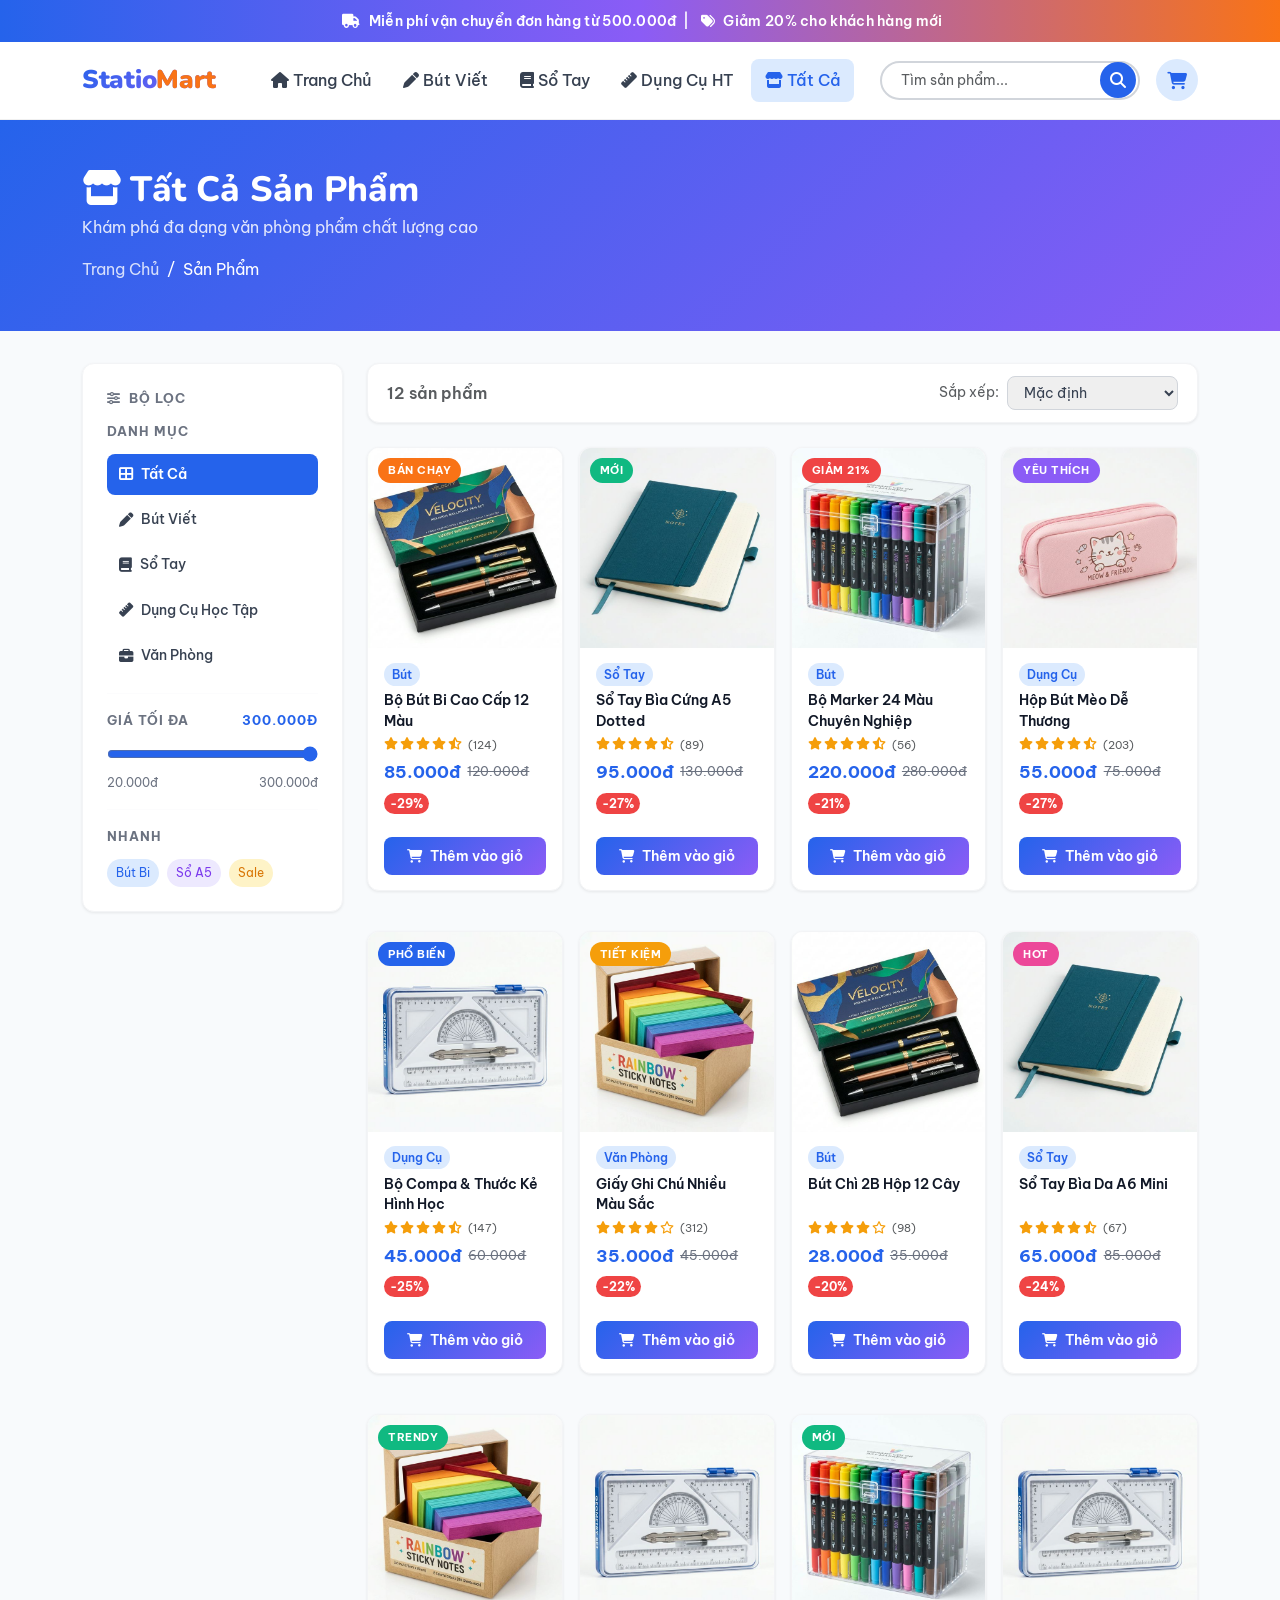
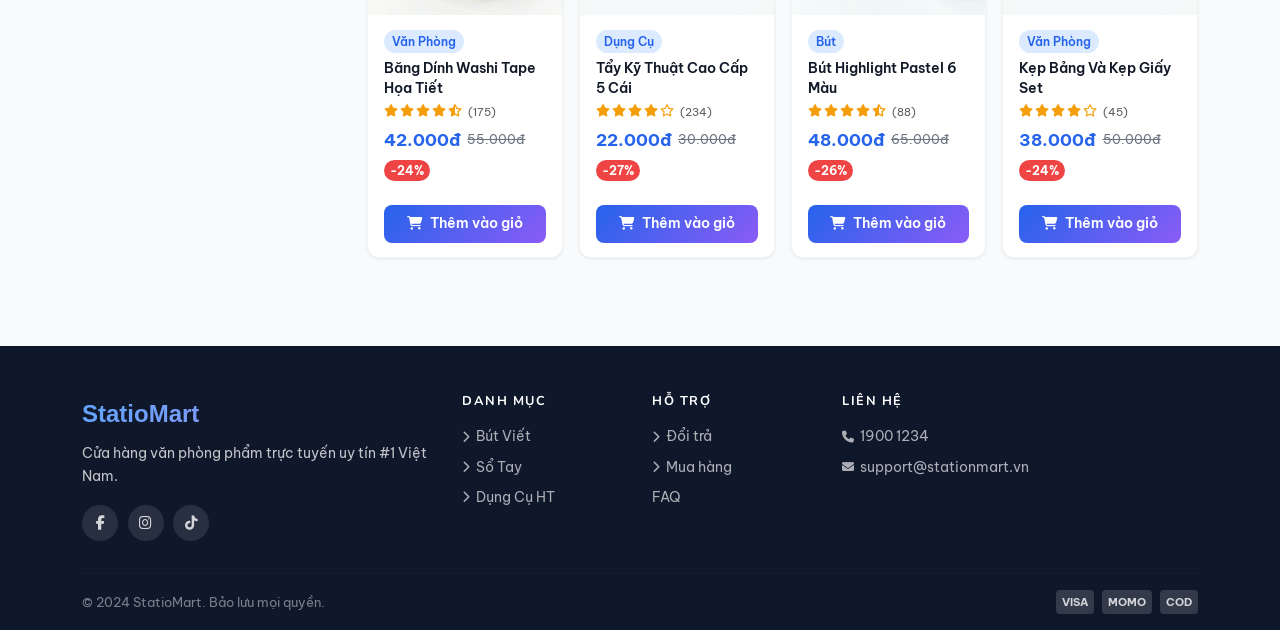
<file: stationery-shop/products.html>
<!DOCTYPE html>
<html lang="vi">
<head>
  <meta charset="UTF-8">
  <meta name="viewport" content="width=device-width, initial-scale=1.0">
  <meta name="description" content="Danh sách sản phẩm văn phòng phẩm - StatioMart. Lọc theo danh mục, giá, sắp xếp theo đánh giá.">
  <title>Sản Phẩm - StatioMart</title>
  <!-- Google Fonts: Be Vietnam Pro (tiếng Việt) + Nunito -->
  <link rel="preconnect" href="https://fonts.googleapis.com">
  <link rel="preconnect" href="https://fonts.gstatic.com" crossorigin>
  <link href="https://fonts.googleapis.com/css2?family=Be+Vietnam+Pro:ital,wght@0,300;0,400;0,500;0,600;0,700;0,800;1,400&family=Nunito:wght@400;600;700;800;900&display=swap" rel="stylesheet">
  <link href="https://cdn.jsdelivr.net/npm/bootstrap@5.3.2/dist/css/bootstrap.min.css" rel="stylesheet">
  <link rel="stylesheet" href="https://cdnjs.cloudflare.com/ajax/libs/font-awesome/6.5.1/css/all.min.css">
  <link rel="stylesheet" href="assets/css/style.css">
</head>
<body>

<!-- Promo Strip -->
<div class="promo-strip">
  <i class="fas fa-truck"></i> Miễn phí vận chuyển đơn hàng từ 500.000đ &nbsp;|&nbsp;
  <i class="fas fa-tags"></i> Giảm 20% cho khách hàng mới
</div>

<!-- Navbar -->
<nav class="main-navbar navbar navbar-expand-lg" id="mainNavbar">
  <div class="container">
    <a class="navbar-brand" href="index.html">Statio<span>Mart</span></a>
    <button class="navbar-toggler border-0" type="button" data-bs-toggle="collapse" data-bs-target="#navCollapse">
      <span class="navbar-toggler-icon"></span>
    </button>
    <div class="collapse navbar-collapse" id="navCollapse">
      <ul class="navbar-nav mx-auto mb-2 mb-lg-0 gap-1">
        <li class="nav-item"><a class="nav-link" href="index.html"><i class="fas fa-home me-1"></i>Trang Chủ</a></li>
        <li class="nav-item"><a class="nav-link" href="products.html?category=but"><i class="fas fa-pen me-1"></i>Bút Viết</a></li>
        <li class="nav-item"><a class="nav-link" href="products.html?category=so-tay"><i class="fas fa-book me-1"></i>Sổ Tay</a></li>
        <li class="nav-item"><a class="nav-link" href="products.html?category=dung-cu"><i class="fas fa-ruler me-1"></i>Dụng Cụ HT</a></li>
        <li class="nav-item"><a class="nav-link active" href="products.html"><i class="fas fa-store me-1"></i>Tất Cả</a></li>
      </ul>
      <div class="d-flex align-items-center gap-3">
        <form class="search-form-wrapper" id="search-form">
          <input class="search-input form-control" type="text" id="search-input" placeholder="Tìm sản phẩm...">
          <button type="submit" class="search-btn"><i class="fas fa-search"></i></button>
        </form>
        <a href="cart.html" class="cart-icon-wrapper">
          <i class="fas fa-shopping-cart"></i>
          <span class="cart-badge">0</span>
        </a>
      </div>
    </div>
  </div>
</nav>

<!-- Page Hero -->
<div class="page-hero">
  <div class="container">
    <h1><i class="fas fa-store me-2"></i>Tất Cả Sản Phẩm</h1>
    <p id="search-info">Khám phá đa dạng văn phòng phẩm chất lượng cao</p>
    <nav aria-label="breadcrumb">
      <ol class="breadcrumb mb-0" style="background:none;">
        <li class="breadcrumb-item"><a href="index.html" style="color:rgba(255,255,255,.8)">Trang Chủ</a></li>
        <li class="breadcrumb-item active" style="color:#fff">Sản Phẩm</li>
      </ol>
    </nav>
  </div>
</div>

<!-- Main Content -->
<div class="container mb-5">
  <div class="row g-4">

    <!-- Sidebar Filter -->
    <div class="col-lg-3">
      <div class="filter-sidebar">
        <div class="filter-title"><i class="fas fa-sliders-h me-2"></i>Bộ Lọc</div>

        <!-- Category filter -->
        <div class="mb-3">
          <div class="filter-title">Danh Mục</div>
          <div class="d-flex flex-column gap-1">
            <button class="category-filter-btn" data-category="all">
              <i class="fas fa-th-large"></i> Tất Cả
            </button>
            <button class="category-filter-btn" data-category="but">
              <i class="fas fa-pen"></i> Bút Viết
            </button>
            <button class="category-filter-btn" data-category="so-tay">
              <i class="fas fa-book"></i> Sổ Tay
            </button>
            <button class="category-filter-btn" data-category="dung-cu">
              <i class="fas fa-ruler"></i> Dụng Cụ Học Tập
            </button>
            <button class="category-filter-btn" data-category="van-phong">
              <i class="fas fa-briefcase"></i> Văn Phòng
            </button>
          </div>
        </div>

        <hr style="border-color:var(--gray-100)">

        <!-- Price range -->
        <div class="mb-3">
          <div class="filter-title d-flex justify-content-between">
            Giá Tối Đa
            <span class="text-primary fw-bold" id="price-display">300.000đ</span>
          </div>
          <div class="price-range-control">
            <input type="range" id="price-range" min="20000" max="300000" value="300000" step="5000">
            <div class="d-flex justify-content-between" style="font-size:.75rem;color:var(--gray-500);margin-top:4px">
              <span>20.000đ</span>
              <span>300.000đ</span>
            </div>
          </div>
        </div>

        <hr style="border-color:var(--gray-100)">

        <!-- Quick links -->
        <div>
          <div class="filter-title">Nhanh</div>
          <div class="d-flex flex-wrap gap-2">
            <a href="products.html?category=but" class="btn btn-sm" style="background:var(--primary-light);color:var(--primary);font-size:.75rem;border-radius:999px">Bút Bi</a>
            <a href="products.html?category=so-tay" class="btn btn-sm" style="background:#EDE9FE;color:#7C3AED;font-size:.75rem;border-radius:999px">Sổ A5</a>
            <a href="products.html" class="btn btn-sm" style="background:#FEF3C7;color:#D97706;font-size:.75rem;border-radius:999px">Sale</a>
          </div>
        </div>
      </div>
    </div>

    <!-- Products Grid -->
    <div class="col-lg-9">
      <!-- Sort Bar -->
      <div class="sort-bar">
        <span id="product-count" class="text-muted">Đang tải...</span>
        <div class="d-flex align-items-center gap-2">
          <label for="sort-select" class="text-muted" style="font-size:.875rem;white-space:nowrap">Sắp xếp:</label>
          <select class="sort-select" id="sort-select">
            <option value="default">Mặc định</option>
            <option value="price-asc">Giá: Thấp → Cao</option>
            <option value="price-desc">Giá: Cao → Thấp</option>
            <option value="rating">Đánh giá cao nhất</option>
            <option value="name">Tên A → Z</option>
          </select>
        </div>
      </div>

      <!-- Products -->
      <div class="row g-3" id="all-products-grid">
        <!-- Rendered by JS -->
      </div>
    </div>

  </div>
</div>

<!-- Footer -->
<footer class="main-footer">
  <div class="container">
    <div class="row g-4">
      <div class="col-md-4">
        <div class="footer-brand">StatioMart</div>
        <p class="footer-desc">Cửa hàng văn phòng phẩm trực tuyến uy tín #1 Việt Nam.</p>
        <div class="social-links">
          <a href="#" class="social-link"><i class="fab fa-facebook-f"></i></a>
          <a href="#" class="social-link"><i class="fab fa-instagram"></i></a>
          <a href="#" class="social-link"><i class="fab fa-tiktok"></i></a>
        </div>
      </div>
      <div class="col-md-2 col-6">
        <h6 class="footer-heading">Danh Mục</h6>
        <ul class="footer-links">
          <li><a href="products.html?category=but"><i class="fas fa-chevron-right"></i>Bút Viết</a></li>
          <li><a href="products.html?category=so-tay"><i class="fas fa-chevron-right"></i>Sổ Tay</a></li>
          <li><a href="products.html?category=dung-cu"><i class="fas fa-chevron-right"></i>Dụng Cụ HT</a></li>
        </ul>
      </div>
      <div class="col-md-2 col-6">
        <h6 class="footer-heading">Hỗ Trợ</h6>
        <ul class="footer-links">
          <li><a href="#"><i class="fas fa-chevron-right"></i>Đổi trả</a></li>
          <li><a href="#"><i class="fas fa-chevron-right"></i>Mua hàng</a></li>
          <li><a href="#">FAQ</a></li>
        </ul>
      </div>
      <div class="col-md-4">
        <h6 class="footer-heading">Liên Hệ</h6>
        <ul class="footer-links">
          <li><a href="#"><i class="fas fa-phone"></i>1900 1234</a></li>
          <li><a href="mailto:support@stationmart.vn"><i class="fas fa-envelope"></i>support@stationmart.vn</a></li>
        </ul>
      </div>
    </div>
    <hr class="footer-divider">
    <div class="footer-bottom">
      <span>© 2024 StatioMart. Bảo lưu mọi quyền.</span>
      <div class="payment-icons">
        <span class="payment-icon">VISA</span>
        <span class="payment-icon">MOMO</span>
        <span class="payment-icon">COD</span>
      </div>
    </div>
  </div>
</footer>

<button class="back-to-top" id="backToTop" onclick="window.scrollTo({top:0,behavior:'smooth'})">
  <i class="fas fa-arrow-up"></i>
</button>
<div id="toast-container"></div>

<script src="https://cdn.jsdelivr.net/npm/bootstrap@5.3.2/dist/js/bootstrap.bundle.min.js"></script>
<script src="assets/js/data.js"></script>
<script src="assets/js/cart.js"></script>
<script src="assets/js/main.js"></script>
<script>
  window.addEventListener('scroll', () => {
    const btn = document.getElementById('backToTop');
    if (btn) btn.classList.toggle('visible', window.scrollY > 400);
  });
</script>
</body>
</html>
</file>
<file: assets/css/style.css>
/* 
   CSS
   StatioMart - Online Stationery Shop
*/


@import url('https://fonts.googleapis.com/css2?family=Be+Vietnam+Pro:ital,wght@0,300;0,400;0,500;0,600;0,700;0,800;1,400&family=Nunito:wght@400;600;700;800;900&display=swap');

:root {
  --primary: #2563EB;
  --primary-dark: #1D4ED8;
  --primary-light: #DBEAFE;
  --secondary: #F97316;
  --secondary-dark: #EA580C;
  --accent: #8B5CF6;
  --success: #10B981;
  --danger: #EF4444;
  --warning: #F59E0B;
  --dark: #0F172A;
  --gray-900: #111827;
  --gray-700: #374151;
  --gray-500: #6B7280;
  --gray-300: #D1D5DB;
  --gray-100: #F3F4F6;
  --white: #FFFFFF;
  --bg-body: #F8FAFC;
  --shadow-sm: 0 1px 3px rgba(0,0,0,.08);
  --shadow-md: 0 4px 16px rgba(0,0,0,.10);
  --shadow-lg: 0 10px 40px rgba(0,0,0,.14);
  --radius-sm: 8px;
  --radius-md: 12px;
  --radius-lg: 20px;
  --transition: all .25s cubic-bezier(.4,0,.2,1);
}


*, *::before, *::after { box-sizing: border-box; }

body {
  font-family: 'Be Vietnam Pro', sans-serif;
  background: var(--bg-body);
  color: var(--gray-900);
  line-height: 1.65;
  min-height: 100vh;
  -webkit-font-smoothing: antialiased;
  -moz-osx-font-smoothing: grayscale;
}

h1, h2, h3, h4, h5, h6 {
  font-family: 'Nunito', sans-serif;
  font-weight: 700;
}

a { text-decoration: none; color: inherit; }
a:hover { color: var(--primary); }

img { max-width: 100%; }

/* ---- Scrollbar ---- */
::-webkit-scrollbar { width: 6px; }
::-webkit-scrollbar-track { background: var(--gray-100); }
::-webkit-scrollbar-thumb { background: var(--primary); border-radius: 99px; }

/* NAVBAR */
.main-navbar {
  background: rgba(255,255,255,.95);
  backdrop-filter: blur(12px);
  -webkit-backdrop-filter: blur(12px);
  border-bottom: 1px solid rgba(0,0,0,.06);
  transition: var(--transition);
  padding: 0.75rem 0;
  position: sticky;
  top: 0;
  z-index: 1000;
}

.main-navbar.scrolled {
  box-shadow: var(--shadow-md);
  padding: 0.5rem 0;
}

.navbar-brand {
  font-family: 'Nunito', sans-serif;
  font-size: 1.6rem;
  font-weight: 900;
  letter-spacing: -0.3px;
  background: linear-gradient(135deg, var(--primary), var(--accent));
  -webkit-background-clip: text;
  -webkit-text-fill-color: transparent;
  background-clip: text;
}

.navbar-brand span { color: var(--secondary); -webkit-text-fill-color: var(--secondary); }

.nav-link {
  font-weight: 500;
  color: var(--gray-700) !important;
  padding: 0.5rem 0.85rem !important;
  border-radius: var(--radius-sm);
  transition: var(--transition);
}

.nav-link:hover, .nav-link.active {
  color: var(--primary) !important;
  background: var(--primary-light);
}

/* Search form */
.search-form-wrapper { position: relative; }

.search-form-wrapper .search-input {
  border-radius: 999px;
  border: 2px solid var(--gray-300);
  padding: 0.45rem 3rem 0.45rem 1.2rem;
  font-size: 0.875rem;
  width: 260px;
  transition: var(--transition);
}

.search-form-wrapper .search-input:focus {
  outline: none;
  border-color: var(--primary);
  box-shadow: 0 0 0 3px var(--primary-light);
  width: 310px;
}

.search-form-wrapper .search-btn {
  position: absolute;
  right: 4px;
  top: 50%;
  transform: translateY(-50%);
  background: var(--primary);
  border: none;
  color: #fff;
  border-radius: 999px;
  width: 36px;
  height: 36px;
  display: flex;
  align-items: center;
  justify-content: center;
  cursor: pointer;
  transition: var(--transition);
}

.search-form-wrapper .search-btn:hover { background: var(--primary-dark); }

/* Cart icon */
.cart-icon-wrapper {
  position: relative;
  display: inline-flex;
  align-items: center;
  justify-content: center;
  width: 42px;
  height: 42px;
  border-radius: 50%;
  background: var(--primary-light);
  color: var(--primary);
  font-size: 1.1rem;
  transition: var(--transition);
  cursor: pointer;
}

.cart-icon-wrapper:hover { background: var(--primary); color: #fff; }

.cart-badge {
  position: absolute;
  top: -4px;
  right: -4px;
  background: var(--secondary);
  color: #fff;
  font-size: 0.65rem;
  font-weight: 700;
  min-width: 18px;
  height: 18px;
  border-radius: 999px;
  display: none;
  align-items: center;
  justify-content: center;
  border: 2px solid var(--white);
}

/*  BANNER */
.hero-carousel { margin-top: 0; }

.hero-carousel .carousel-item {
  height: 480px;
  overflow: hidden;
}

.hero-carousel .carousel-item img {
  width: 100%;
  height: 100%;
  object-fit: cover;
}

.hero-carousel .carousel-caption {
  background: linear-gradient(135deg, rgba(15,23,42,.82) 0%, rgba(37,99,235,.6) 100%);
  border-radius: var(--radius-lg);
  padding: 2rem 2.5rem;
  left: 5%;
  right: auto;
  max-width: 520px;
  bottom: 15%;
  text-align: left;
  backdrop-filter: blur(4px);
}

.hero-carousel .carousel-caption h2 {
  font-size: clamp(1.4rem, 4vw, 2.4rem);
  font-weight: 800;
  margin-bottom: 0.5rem;
}

.hero-carousel .carousel-caption p {
  font-size: 1rem;
  opacity: 0.9;
  margin-bottom: 1.2rem;
}

.hero-carousel .carousel-control-prev-icon,
.hero-carousel .carousel-control-next-icon {
  background-color: rgba(255,255,255,.2);
  border-radius: 50%;
  padding: 1.2rem;
  backdrop-filter: blur(4px);
}

/* SECTION TITLES */
.section-title {
  font-size: clamp(1.4rem, 3vw, 2rem);
  font-weight: 800;
  color: var(--dark);
  margin-bottom: 0.3rem;
}

.section-title span { color: var(--primary); }

.section-subtitle {
  color: var(--gray-500);
  font-size: 0.95rem;
}

.section-divider {
  display: block;
  width: 60px;
  height: 4px;
  background: linear-gradient(90deg, var(--primary), var(--accent));
  border-radius: 999px;
  margin: 0.5rem 0 2rem;
}

/* CATEGORY CARDS */
.category-card {
  display: flex;
  flex-direction: column;
  align-items: center;
  gap: 0.6rem;
  padding: 1.5rem 1rem;
  border-radius: var(--radius-md);
  background: var(--white);
  box-shadow: var(--shadow-sm);
  border: 2px solid transparent;
  transition: var(--transition);
  cursor: pointer;
  text-decoration: none;
  color: var(--gray-700);
  font-weight: 600;
  font-size: 0.9rem;
}

.category-card:hover {
  border-color: var(--primary);
  color: var(--primary);
  box-shadow: var(--shadow-md);
  transform: translateY(-4px);
}

.category-icon {
  width: 60px;
  height: 60px;
  border-radius: 50%;
  background: linear-gradient(135deg, var(--primary-light), #EDE9FE);
  display: flex;
  align-items: center;
  justify-content: center;
  font-size: 1.4rem;
  color: var(--primary);
  transition: var(--transition);
}

.category-card:hover .category-icon {
  background: linear-gradient(135deg, var(--primary), var(--accent));
  color: #fff;
  transform: scale(1.1);
}

/*  PRODUCT CARDS */
.product-card {
  background: var(--white);
  border-radius: var(--radius-md);
  box-shadow: var(--shadow-sm);
  overflow: hidden;
  display: flex;
  flex-direction: column;
  border: 1px solid var(--gray-100);
  transition: var(--transition);
  position: relative;
}

.product-card:hover {
  box-shadow: var(--shadow-lg);
  transform: translateY(-6px);
  border-color: var(--primary-light);
}

.product-img-link {
  display: block;
  overflow: hidden;
  background: var(--gray-100);
  height: 200px;
}

.product-card-img {
  width: 100%;
  height: 100%;
  object-fit: cover;
  transition: transform .4s ease;
}

.product-card:hover .product-card-img { transform: scale(1.08); }

.product-card-body {
  padding: 0.9rem 1rem;
  flex: 1;
  display: flex;
  flex-direction: column;
  gap: 0.3rem;
}

.product-category-tag {
  font-size: 0.72rem;
  font-weight: 600;
  color: var(--primary);
  background: var(--primary-light);
  padding: 2px 8px;
  border-radius: 999px;
  display: inline-block;
  width: fit-content;
}

.product-title {
  font-family: 'Be Vietnam Pro', sans-serif;
  font-weight: 600;
  font-size: 0.9rem;
  color: var(--gray-900);
  display: -webkit-box;
  -webkit-line-clamp: 2;
  line-clamp: 2;
  -webkit-box-orient: vertical;
  overflow: hidden;
  line-height: 1.4;
  flex: 1;
}

.product-title:hover { color: var(--primary); }

.product-stars {
  display: flex;
  align-items: center;
  gap: 2px;
  font-size: 0.78rem;
  color: var(--warning);
}

.product-price-row {
  display: flex;
  align-items: center;
  gap: 0.4rem;
  flex-wrap: wrap;
}

.card-price {
  font-size: 1.05rem;
  font-weight: 700;
  color: var(--primary);
}

.card-original-price {
  font-size: 0.82rem;
  color: var(--gray-500);
  text-decoration: line-through;
}

.card-discount {
  font-size: 0.72rem;
  font-weight: 700;
  color: var(--white);
  background: var(--danger);
  padding: 1px 6px;
  border-radius: 999px;
}

.product-card-footer { padding: 0.6rem 1rem 0.9rem; }

.btn-add-cart {
  background: linear-gradient(135deg, var(--primary), var(--accent));
  color: #fff;
  border: none;
  border-radius: var(--radius-sm);
  font-weight: 600;
  font-size: 0.85rem;
  padding: 0.55rem;
  transition: var(--transition);
}

.btn-add-cart:hover {
  background: linear-gradient(135deg, var(--primary-dark), #7C3AED);
  color: #fff;
  transform: translateY(-1px);
  box-shadow: 0 4px 12px rgba(37,99,235,.4);
}

/* Badges */
.product-badge {
  position: absolute;
  top: 10px;
  left: 10px;
  z-index: 2;
  font-size: 0.7rem;
  font-weight: 700;
  padding: 3px 10px;
  border-radius: 999px;
  text-transform: uppercase;
  letter-spacing: .5px;
}

.badge-bestseller { background: var(--secondary); color: #fff; }
.badge-new { background: var(--success); color: #fff; }
.badge-sale { background: var(--danger); color: #fff; }
.badge-favorite { background: var(--accent); color: #fff; }
.badge-popular { background: var(--primary); color: #fff; }
.badge-economy { background: var(--warning); color: #fff; }
.badge-hot { background: #EC4899; color: #fff; }


.product-detail-img-wrap {
  position: relative;
  border-radius: var(--radius-lg);
  overflow: hidden;
  background: var(--gray-100);
  aspect-ratio: 1/1;
}

.product-detail-img {
  width: 100%;
  height: 100%;
  object-fit: cover;
  transition: transform .4s ease;
}

.product-detail-img:hover { transform: scale(1.04); }

.product-detail-name {
  font-size: clamp(1.3rem, 3vw, 1.8rem);
  font-weight: 800;
  color: var(--dark);
  line-height: 1.3;
}

.product-rating {
  display: flex;
  align-items: center;
  gap: 0.4rem;
}

.stars { color: var(--warning); font-size: 0.95rem; }
.rating-num { font-weight: 700; color: var(--gray-700); }
.reviews-count { color: var(--gray-500); font-size: 0.875rem; }

.product-detail-price {
  display: flex;
  align-items: center;
  gap: 0.8rem;
  flex-wrap: wrap;
}

.current-price {
  font-size: 2rem;
  font-weight: 800;
  color: var(--primary);
}

.original-price {
  font-size: 1.1rem;
  color: var(--gray-500);
  text-decoration: line-through;
}

.discount-badge {
  background: linear-gradient(135deg, var(--danger), #F97316);
  color: #fff;
  font-size: 0.9rem;
  font-weight: 700;
  padding: 3px 12px;
  border-radius: 999px;
}

.product-description {
  color: var(--gray-700);
  line-height: 1.75;
  font-size: 0.95rem;
}

.product-meta { display: flex; flex-direction: column; gap: 0.4rem; }

.meta-item {
  display: flex;
  align-items: center;
  gap: 0.5rem;
  font-size: 0.9rem;
  color: var(--gray-600);
}

.meta-item i { color: var(--primary); width: 16px; }

.category-tag {
  background: var(--primary-light);
  color: var(--primary);
  font-size: 0.8rem;
  font-weight: 600;
  padding: 3px 12px;
  border-radius: 999px;
}


.add-to-cart-section {
  display: flex;
  align-items: center;
  gap: 0.8rem;
  flex-wrap: wrap;
}

.btn-add-to-cart {
  background: linear-gradient(135deg, var(--primary), var(--accent));
  border: none;
  color: #fff;
  font-weight: 700;
  padding: 0.65rem 1.5rem;
  border-radius: var(--radius-md);
  transition: var(--transition);
  font-size: 0.95rem;
}

.btn-add-to-cart:hover {
  background: linear-gradient(135deg, var(--primary-dark), #7C3AED);
  transform: translateY(-2px);
  box-shadow: 0 6px 20px rgba(37,99,235,.4);
  color: #fff;
}

.btn-buy-now {
  border: 2px solid var(--primary);
  color: var(--primary);
  font-weight: 700;
  padding: 0.6rem 1.4rem;
  border-radius: var(--radius-md);
  transition: var(--transition);
}

.btn-buy-now:hover {
  background: var(--primary);
  color: #fff;
  transform: translateY(-2px);
}


.policy-badges {
  display: flex;
  gap: 1rem;
  flex-wrap: wrap;
}

.policy-item {
  display: flex;
  align-items: center;
  gap: 0.4rem;
  font-size: 0.8rem;
  font-weight: 600;
  color: var(--gray-600);
  background: var(--gray-100);
  padding: 0.35rem 0.75rem;
  border-radius: 999px;
}

.policy-item i { color: var(--success); }


.filter-sidebar {
  background: var(--white);
  border-radius: var(--radius-md);
  padding: 1.5rem;
  box-shadow: var(--shadow-sm);
  border: 1px solid var(--gray-100);
  position: sticky;
  top: 80px;
}

.filter-title {
  font-size: 0.8rem;
  font-weight: 700;
  text-transform: uppercase;
  letter-spacing: 1px;
  color: var(--gray-500);
  margin-bottom: 0.75rem;
}

.category-filter-btn {
  display: flex;
  align-items: center;
  gap: 0.5rem;
  width: 100%;
  background: none;
  border: none;
  text-align: left;
  padding: 0.55rem 0.75rem;
  border-radius: var(--radius-sm);
  font-weight: 500;
  color: var(--gray-700);
  font-size: 0.9rem;
  transition: var(--transition);
  cursor: pointer;
}

.category-filter-btn:hover {
  background: var(--primary-light);
  color: var(--primary);
}

.category-filter-btn.active {
  background: var(--primary);
  color: #fff;
  font-weight: 600;
}

.price-range-control input[type=range] {
  width: 100%;
  accent-color: var(--primary);
}

/* Sort bar */
.sort-bar {
  display: flex;
  align-items: center;
  justify-content: space-between;
  flex-wrap: wrap;
  gap: 0.75rem;
  background: var(--white);
  border-radius: var(--radius-md);
  padding: 0.75rem 1.2rem;
  box-shadow: var(--shadow-sm);
  margin-bottom: 1.5rem;
  border: 1px solid var(--gray-100);
}

#product-count {
  font-weight: 600;
  color: var(--gray-700);
}

.sort-select {
  border: 1px solid var(--gray-300);
  border-radius: var(--radius-sm);
  padding: 0.4rem 0.75rem;
  font-size: 0.875rem;
  color: var(--gray-700);
  cursor: pointer;
}

.sort-select:focus { outline: none; border-color: var(--primary); }


.quantity-control {
  display: flex;
  align-items: center;
  border: 1.5px solid var(--gray-300);
  border-radius: var(--radius-sm);
  overflow: hidden;
}

.qty-btn {
  width: 36px;
  height: 36px;
  background: var(--gray-100);
  border: none;
  cursor: pointer;
  display: flex;
  align-items: center;
  justify-content: center;
  font-size: 0.75rem;
  color: var(--gray-700);
  transition: var(--transition);
}

.qty-btn:hover { background: var(--primary); color: #fff; }

.qty-input {
  width: 50px;
  height: 36px;
  border: none;
  border-left: 1px solid var(--gray-300);
  border-right: 1px solid var(--gray-300);
  text-align: center;
  font-weight: 600;
  font-size: 0.9rem;
  -moz-appearance: textfield;
  appearance: textfield;
}

.qty-input::-webkit-outer-spin-button,
.qty-input::-webkit-inner-spin-button { -webkit-appearance: none; }

.qty-input:focus { outline: none; }


.cart-product-info {
  display: flex;
  align-items: center;
  gap: 0.75rem;
}

.cart-product-img {
  width: 64px;
  height: 64px;
  object-fit: cover;
  border-radius: var(--radius-sm);
  flex-shrink: 0;
}

.cart-product-name {
  font-weight: 600;
  font-size: 0.9rem;
  color: var(--gray-900);
}

.table th {
  background: var(--primary);
  color: #fff;
  font-weight: 600;
  font-size: 0.82rem;
  text-transform: uppercase;
  letter-spacing: .5px;
  border: none !important;
}

.table td {
  vertical-align: middle;
  border-color: var(--gray-100);
  padding: 0.9rem 1rem;
}

.remove-btn {
  border-radius: var(--radius-sm) !important;
  transition: var(--transition) !important;
}

.remove-btn:hover {
  background: var(--danger) !important;
  color: #fff !important;
  border-color: var(--danger) !important;
}

/* Cart summary */
.cart-summary-card {
  background: var(--white);
  border-radius: var(--radius-md);
  box-shadow: var(--shadow-md);
  padding: 1.5rem;
  border: 1px solid var(--gray-100);
  position: sticky;
  top: 80px;
}

.summary-title {
  font-size: 1.1rem;
  font-weight: 800;
  color: var(--dark);
  margin-bottom: 1rem;
  padding-bottom: 0.75rem;
  border-bottom: 2px solid var(--gray-100);
}

.summary-row {
  display: flex;
  justify-content: space-between;
  align-items: center;
  font-size: 0.9rem;
  color: var(--gray-700);
  margin-bottom: 0.6rem;
}

.summary-row.total {
  font-size: 1.1rem;
  font-weight: 800;
  color: var(--primary);
  border-top: 2px solid var(--gray-100);
  padding-top: 0.75rem;
  margin-top: 0.5rem;
}


.checkout-form-card {
  background: var(--white);
  border-radius: var(--radius-md);
  box-shadow: var(--shadow-sm);
  padding: 1.5rem;
  border: 1px solid var(--gray-100);
  margin-top: 1.5rem;
}

.form-label { font-weight: 600; font-size: 0.875rem; color: var(--gray-700); }

.form-control, .form-select {
  border: 1.5px solid var(--gray-300);
  border-radius: var(--radius-sm);
  padding: 0.55rem 0.85rem;
  font-size: 0.9rem;
  transition: var(--transition);
}

.form-control:focus, .form-select:focus {
  border-color: var(--primary);
  box-shadow: 0 0 0 3px var(--primary-light);
}

.btn-checkout {
  background: linear-gradient(135deg, var(--success), #059669);
  border: none;
  color: #fff;
  font-weight: 700;
  padding: 0.75rem;
  border-radius: var(--radius-md);
  font-size: 1rem;
  transition: var(--transition);
  width: 100%;
  margin-top: 1rem;
}

.btn-checkout:hover {
  background: linear-gradient(135deg, #059669, #065F46);
  transform: translateY(-2px);
  box-shadow: 0 6px 20px rgba(16,185,129,.4);
  color: #fff;
}


.cart-empty-state {
  text-align: center;
  padding: 4rem 2rem;
  color: var(--gray-500);
}

.cart-empty-state i { font-size: 4rem; margin-bottom: 1rem; color: var(--gray-300); }
.cart-empty-state h4 { font-weight: 700; color: var(--gray-700); margin-bottom: 0.5rem; }


#toast-container {
  position: fixed;
  bottom: 1.5rem;
  right: 1.5rem;
  z-index: 9999;
  display: flex;
  flex-direction: column;
  gap: 0.5rem;
  pointer-events: none;
}

.custom-toast {
  display: flex;
  align-items: center;
  gap: 0.6rem;
  background: var(--white);
  border-radius: var(--radius-md);
  padding: 0.75rem 1rem;
  box-shadow: var(--shadow-lg);
  min-width: 280px;
  max-width: 380px;
  font-size: 0.875rem;
  font-weight: 500;
  color: var(--gray-900);
  opacity: 0;
  transform: translateX(100%);
  transition: all .35s ease;
  pointer-events: all;
  border-left: 4px solid var(--primary);
}

.custom-toast.show { opacity: 1; transform: translateX(0); }
.custom-toast.toast-success { border-left-color: var(--success); }
.custom-toast.toast-error { border-left-color: var(--danger); }
.custom-toast.toast-warning { border-left-color: var(--warning); }

.toast-icon { font-size: 1.1rem; flex-shrink: 0; }
.toast-success .toast-icon { color: var(--success); }
.toast-error .toast-icon { color: var(--danger); }
.toast-warning .toast-icon { color: var(--warning); }
.custom-toast:not([class*="toast-"]) .toast-icon { color: var(--primary); }

.custom-toast span { flex: 1; line-height: 1.4; }

.toast-close {
  background: none;
  border: none;
  color: var(--gray-500);
  cursor: pointer;
  font-size: 0.75rem;
  padding: 2px 4px;
  border-radius: 4px;
  flex-shrink: 0;
  transition: var(--transition);
}

.toast-close:hover { background: var(--gray-100); color: var(--gray-700); }


.promo-strip {
  background: linear-gradient(90deg, var(--primary) 0%, var(--accent) 50%, var(--secondary) 100%);
  color: #fff;
  text-align: center;
  padding: 0.6rem;
  font-size: 0.875rem;
  font-weight: 600;
  letter-spacing: .3px;
}

.promo-strip i { margin: 0 0.3rem; }

/* FOOTER */
.main-footer {
  background: var(--dark);
  color: rgba(255,255,255,.75);
  padding: 3rem 0 1rem;
  margin-top: 4rem;
}

.footer-brand {
  font-family: 'Outfit', sans-serif;
  font-size: 1.5rem;
  font-weight: 800;
  background: linear-gradient(135deg, #60A5FA, #A78BFA);
  -webkit-background-clip: text;
  -webkit-text-fill-color: transparent;
  background-clip: text;
  margin-bottom: 0.5rem;
}

.footer-desc { font-size: 0.875rem; line-height: 1.7; }

.footer-heading {
  font-size: 0.8rem;
  font-weight: 700;
  text-transform: uppercase;
  letter-spacing: 1.5px;
  color: #fff;
  margin-bottom: 1rem;
}

.footer-links { list-style: none; padding: 0; margin: 0; }

.footer-links li { margin-bottom: 0.45rem; }

.footer-links a {
  color: rgba(255,255,255,.65);
  font-size: 0.875rem;
  transition: var(--transition);
  display: flex;
  align-items: center;
  gap: 0.4rem;
}

.footer-links a:hover { color: #60A5FA; transform: translateX(4px); }

.footer-links i { font-size: 0.75rem; }

.social-links { display: flex; gap: 0.6rem; margin-top: 1rem; }

.social-link {
  width: 36px;
  height: 36px;
  border-radius: 50%;
  background: rgba(255,255,255,.1);
  display: flex;
  align-items: center;
  justify-content: center;
  color: rgba(255,255,255,.8);
  font-size: 0.9rem;
  transition: var(--transition);
}

.social-link:hover { background: var(--primary); color: #fff; transform: translateY(-3px); }

.footer-divider { border-color: rgba(255,255,255,.1); margin: 2rem 0 1rem; }

.footer-bottom {
  display: flex;
  justify-content: space-between;
  align-items: center;
  flex-wrap: wrap;
  gap: 0.5rem;
  font-size: 0.8rem;
  color: rgba(255,255,255,.45);
}

.payment-icons { display: flex; gap: 0.5rem; align-items: center; }

.payment-icons img, .payment-icon {
  height: 24px;
  border-radius: 4px;
  background: rgba(255,255,255,.15);
  padding: 2px 6px;
  font-size: 0.7rem;
  color: rgba(255,255,255,.8);
  display: inline-flex;
  align-items: center;
  font-weight: 700;
}


.back-to-top {
  position: fixed;
  bottom: 5rem;
  right: 1.5rem;
  width: 44px;
  height: 44px;
  background: var(--primary);
  color: #fff;
  border: none;
  border-radius: 50%;
  display: flex;
  align-items: center;
  justify-content: center;
  font-size: 1rem;
  cursor: pointer;
  opacity: 0;
  transform: translateY(20px);
  transition: var(--transition);
  z-index: 999;
  box-shadow: var(--shadow-md);
}

.back-to-top.visible { opacity: 1; transform: translateY(0); }
.back-to-top:hover { background: var(--primary-dark); transform: translateY(-4px); }


.breadcrumb-item a { color: var(--primary); }
.breadcrumb-item.active { color: var(--gray-500); }
.breadcrumb-item + .breadcrumb-item::before { color: var(--gray-400); }


.page-hero {
  background: linear-gradient(135deg, var(--primary) 0%, var(--accent) 100%);
  color: #fff;
  padding: 3rem 0;
  margin-bottom: 2rem;
}

.page-hero h1 { font-size: clamp(1.6rem, 4vw, 2.2rem); font-weight: 800; margin-bottom: 0.25rem; }
.page-hero p { opacity: 0.85; font-size: 1rem; }


.stats-banner {
  background: var(--white);
  border-radius: var(--radius-lg);
  padding: 2rem;
  box-shadow: var(--shadow-md);
  margin: 3rem 0;
}

.stat-item { text-align: center; padding: 1rem; }
.stat-number {
  font-family: 'Nunito', sans-serif;
  font-size: 2rem;
  font-weight: 800;
  color: var(--primary);
}
.stat-label { font-size: 0.875rem; color: var(--gray-500); font-weight: 500; }


@media (max-width: 768px) {
  .hero-carousel .carousel-item { height: 300px; }
  .hero-carousel .carousel-caption {
    left: 5%;
    right: 5%;
    max-width: 100%;
    bottom: 5%;
    padding: 1rem 1.25rem;
  }
  .hero-carousel .carousel-caption h2 { font-size: 1.1rem; }
  .hero-carousel .carousel-caption p { font-size: 0.8rem; display: none; }
  .hero-carousel .carousel-caption .btn { font-size: 0.8rem; padding: 0.35rem 0.9rem; }
  .search-form-wrapper .search-input { width: 180px; }
  .add-to-cart-section { gap: 0.5rem; }
  .filter-sidebar { position: static; margin-bottom: 1.5rem; }
  .cart-summary-card { position: static; }
}

@media (max-width: 576px) {
  .stat-number { font-size: 1.5rem; }
  .product-detail-price { flex-direction: column; align-items: flex-start; gap: 0.4rem; }
  .table { font-size: 0.82rem; }
  .cart-product-img { width: 48px; height: 48px; }
}


.success-modal-body { text-align: center; padding: 2.5rem; }
.success-icon { font-size: 4rem; color: var(--success); margin-bottom: 1rem; animation: bounceIn .5s ease; }

@keyframes bounceIn {
  0% { transform: scale(0); opacity: 0; }
  60% { transform: scale(1.2); }
  100% { transform: scale(1); opacity: 1; }
}


.text-primary { color: var(--primary) !important; }
.text-secondary-custom { color: var(--secondary) !important; }
.bg-primary-light { background: var(--primary-light) !important; }
.btn-primary {
  background: linear-gradient(135deg, var(--primary), var(--accent));
  border: none;
  font-weight: 600;
  padding: 0.55rem 1.4rem;
  border-radius: var(--radius-sm);
  transition: var(--transition);
}
.btn-primary:hover {
  background: linear-gradient(135deg, var(--primary-dark), #7C3AED);
  transform: translateY(-2px);
  box-shadow: 0 4px 12px rgba(37,99,235,.35);
}
.btn-outline-primary { border: 2px solid var(--primary); color: var(--primary); font-weight: 600; border-radius: var(--radius-sm); }
.btn-outline-primary:hover { background: var(--primary); color: #fff; }

section { padding: 3rem 0; }
</file>
<file: stationery-shop/assets/css/style.css>
/* ============================================================
   style.css - Custom CSS ghi đè Bootstrap + Design System
   StatioMart - Online Stationery Shop
   ============================================================ */

/* ---- Google Fonts Import ---- */
/* Be Vietnam Pro: thiết kế riêng cho tiếng Việt, đầy đủ dấu và ký tự đặc biệt */
/* Nunito: heading font thân thiện, bo tròn, dễ đọc */
@import url('https://fonts.googleapis.com/css2?family=Be+Vietnam+Pro:ital,wght@0,300;0,400;0,500;0,600;0,700;0,800;1,400&family=Nunito:wght@400;600;700;800;900&display=swap');

/* ---- CSS Variables / Design Tokens ---- */
:root {
  --primary: #2563EB;
  --primary-dark: #1D4ED8;
  --primary-light: #DBEAFE;
  --secondary: #F97316;
  --secondary-dark: #EA580C;
  --accent: #8B5CF6;
  --success: #10B981;
  --danger: #EF4444;
  --warning: #F59E0B;
  --dark: #0F172A;
  --gray-900: #111827;
  --gray-700: #374151;
  --gray-500: #6B7280;
  --gray-300: #D1D5DB;
  --gray-100: #F3F4F6;
  --white: #FFFFFF;
  --bg-body: #F8FAFC;
  --shadow-sm: 0 1px 3px rgba(0,0,0,.08);
  --shadow-md: 0 4px 16px rgba(0,0,0,.10);
  --shadow-lg: 0 10px 40px rgba(0,0,0,.14);
  --radius-sm: 8px;
  --radius-md: 12px;
  --radius-lg: 20px;
  --transition: all .25s cubic-bezier(.4,0,.2,1);
}

/* ---- Base ---- */
*, *::before, *::after { box-sizing: border-box; }

body {
  font-family: 'Be Vietnam Pro', sans-serif;
  background: var(--bg-body);
  color: var(--gray-900);
  line-height: 1.65;
  min-height: 100vh;
  -webkit-font-smoothing: antialiased;
  -moz-osx-font-smoothing: grayscale;
}

h1, h2, h3, h4, h5, h6 {
  font-family: 'Nunito', sans-serif;
  font-weight: 700;
}

a { text-decoration: none; color: inherit; }
a:hover { color: var(--primary); }

img { max-width: 100%; }

/* ---- Scrollbar ---- */
::-webkit-scrollbar { width: 6px; }
::-webkit-scrollbar-track { background: var(--gray-100); }
::-webkit-scrollbar-thumb { background: var(--primary); border-radius: 99px; }

/* ============================================================
   NAVBAR
   ============================================================ */
.main-navbar {
  background: rgba(255,255,255,.95);
  backdrop-filter: blur(12px);
  -webkit-backdrop-filter: blur(12px);
  border-bottom: 1px solid rgba(0,0,0,.06);
  transition: var(--transition);
  padding: 0.75rem 0;
  position: sticky;
  top: 0;
  z-index: 1000;
}

.main-navbar.scrolled {
  box-shadow: var(--shadow-md);
  padding: 0.5rem 0;
}

.navbar-brand {
  font-family: 'Nunito', sans-serif;
  font-size: 1.6rem;
  font-weight: 900;
  letter-spacing: -0.3px;
  background: linear-gradient(135deg, var(--primary), var(--accent));
  -webkit-background-clip: text;
  -webkit-text-fill-color: transparent;
  background-clip: text;
}

.navbar-brand span { color: var(--secondary); -webkit-text-fill-color: var(--secondary); }

.nav-link {
  font-weight: 500;
  color: var(--gray-700) !important;
  padding: 0.5rem 0.85rem !important;
  border-radius: var(--radius-sm);
  transition: var(--transition);
}

.nav-link:hover, .nav-link.active {
  color: var(--primary) !important;
  background: var(--primary-light);
}

/* Search form */
.search-form-wrapper { position: relative; }

.search-form-wrapper .search-input {
  border-radius: 999px;
  border: 2px solid var(--gray-300);
  padding: 0.45rem 3rem 0.45rem 1.2rem;
  font-size: 0.875rem;
  width: 260px;
  transition: var(--transition);
}

.search-form-wrapper .search-input:focus {
  outline: none;
  border-color: var(--primary);
  box-shadow: 0 0 0 3px var(--primary-light);
  width: 310px;
}

.search-form-wrapper .search-btn {
  position: absolute;
  right: 4px;
  top: 50%;
  transform: translateY(-50%);
  background: var(--primary);
  border: none;
  color: #fff;
  border-radius: 999px;
  width: 36px;
  height: 36px;
  display: flex;
  align-items: center;
  justify-content: center;
  cursor: pointer;
  transition: var(--transition);
}

.search-form-wrapper .search-btn:hover { background: var(--primary-dark); }

/* Cart icon */
.cart-icon-wrapper {
  position: relative;
  display: inline-flex;
  align-items: center;
  justify-content: center;
  width: 42px;
  height: 42px;
  border-radius: 50%;
  background: var(--primary-light);
  color: var(--primary);
  font-size: 1.1rem;
  transition: var(--transition);
  cursor: pointer;
}

.cart-icon-wrapper:hover { background: var(--primary); color: #fff; }

.cart-badge {
  position: absolute;
  top: -4px;
  right: -4px;
  background: var(--secondary);
  color: #fff;
  font-size: 0.65rem;
  font-weight: 700;
  min-width: 18px;
  height: 18px;
  border-radius: 999px;
  display: none;
  align-items: center;
  justify-content: center;
  border: 2px solid var(--white);
}

/* ============================================================
   HERO / CAROUSEL BANNER
   ============================================================ */
.hero-carousel { margin-top: 0; }

.hero-carousel .carousel-item {
  height: 480px;
  overflow: hidden;
}

.hero-carousel .carousel-item img {
  width: 100%;
  height: 100%;
  object-fit: cover;
}

.hero-carousel .carousel-caption {
  background: linear-gradient(135deg, rgba(15,23,42,.82) 0%, rgba(37,99,235,.6) 100%);
  border-radius: var(--radius-lg);
  padding: 2rem 2.5rem;
  left: 5%;
  right: auto;
  max-width: 520px;
  bottom: 15%;
  text-align: left;
  backdrop-filter: blur(4px);
}

.hero-carousel .carousel-caption h2 {
  font-size: clamp(1.4rem, 4vw, 2.4rem);
  font-weight: 800;
  margin-bottom: 0.5rem;
}

.hero-carousel .carousel-caption p {
  font-size: 1rem;
  opacity: 0.9;
  margin-bottom: 1.2rem;
}

.hero-carousel .carousel-control-prev-icon,
.hero-carousel .carousel-control-next-icon {
  background-color: rgba(255,255,255,.2);
  border-radius: 50%;
  padding: 1.2rem;
  backdrop-filter: blur(4px);
}

/* ============================================================
   SECTION TITLES
   ============================================================ */
.section-title {
  font-size: clamp(1.4rem, 3vw, 2rem);
  font-weight: 800;
  color: var(--dark);
  margin-bottom: 0.3rem;
}

.section-title span { color: var(--primary); }

.section-subtitle {
  color: var(--gray-500);
  font-size: 0.95rem;
}

.section-divider {
  display: block;
  width: 60px;
  height: 4px;
  background: linear-gradient(90deg, var(--primary), var(--accent));
  border-radius: 999px;
  margin: 0.5rem 0 2rem;
}

/* ============================================================
   CATEGORY CARDS
   ============================================================ */
.category-card {
  display: flex;
  flex-direction: column;
  align-items: center;
  gap: 0.6rem;
  padding: 1.5rem 1rem;
  border-radius: var(--radius-md);
  background: var(--white);
  box-shadow: var(--shadow-sm);
  border: 2px solid transparent;
  transition: var(--transition);
  cursor: pointer;
  text-decoration: none;
  color: var(--gray-700);
  font-weight: 600;
  font-size: 0.9rem;
}

.category-card:hover {
  border-color: var(--primary);
  color: var(--primary);
  box-shadow: var(--shadow-md);
  transform: translateY(-4px);
}

.category-icon {
  width: 60px;
  height: 60px;
  border-radius: 50%;
  background: linear-gradient(135deg, var(--primary-light), #EDE9FE);
  display: flex;
  align-items: center;
  justify-content: center;
  font-size: 1.4rem;
  color: var(--primary);
  transition: var(--transition);
}

.category-card:hover .category-icon {
  background: linear-gradient(135deg, var(--primary), var(--accent));
  color: #fff;
  transform: scale(1.1);
}

/* ============================================================
   PRODUCT CARDS
   ============================================================ */
.product-card {
  background: var(--white);
  border-radius: var(--radius-md);
  box-shadow: var(--shadow-sm);
  overflow: hidden;
  display: flex;
  flex-direction: column;
  border: 1px solid var(--gray-100);
  transition: var(--transition);
  position: relative;
}

.product-card:hover {
  box-shadow: var(--shadow-lg);
  transform: translateY(-6px);
  border-color: var(--primary-light);
}

.product-img-link {
  display: block;
  overflow: hidden;
  background: var(--gray-100);
  height: 200px;
}

.product-card-img {
  width: 100%;
  height: 100%;
  object-fit: cover;
  transition: transform .4s ease;
}

.product-card:hover .product-card-img { transform: scale(1.08); }

.product-card-body {
  padding: 0.9rem 1rem;
  flex: 1;
  display: flex;
  flex-direction: column;
  gap: 0.3rem;
}

.product-category-tag {
  font-size: 0.72rem;
  font-weight: 600;
  color: var(--primary);
  background: var(--primary-light);
  padding: 2px 8px;
  border-radius: 999px;
  display: inline-block;
  width: fit-content;
}

.product-title {
  font-family: 'Be Vietnam Pro', sans-serif;
  font-weight: 600;
  font-size: 0.9rem;
  color: var(--gray-900);
  display: -webkit-box;
  -webkit-line-clamp: 2;
  line-clamp: 2;
  -webkit-box-orient: vertical;
  overflow: hidden;
  line-height: 1.4;
  flex: 1;
}

.product-title:hover { color: var(--primary); }

.product-stars {
  display: flex;
  align-items: center;
  gap: 2px;
  font-size: 0.78rem;
  color: var(--warning);
}

.product-price-row {
  display: flex;
  align-items: center;
  gap: 0.4rem;
  flex-wrap: wrap;
}

.card-price {
  font-size: 1.05rem;
  font-weight: 700;
  color: var(--primary);
}

.card-original-price {
  font-size: 0.82rem;
  color: var(--gray-500);
  text-decoration: line-through;
}

.card-discount {
  font-size: 0.72rem;
  font-weight: 700;
  color: var(--white);
  background: var(--danger);
  padding: 1px 6px;
  border-radius: 999px;
}

.product-card-footer { padding: 0.6rem 1rem 0.9rem; }

.btn-add-cart {
  background: linear-gradient(135deg, var(--primary), var(--accent));
  color: #fff;
  border: none;
  border-radius: var(--radius-sm);
  font-weight: 600;
  font-size: 0.85rem;
  padding: 0.55rem;
  transition: var(--transition);
}

.btn-add-cart:hover {
  background: linear-gradient(135deg, var(--primary-dark), #7C3AED);
  color: #fff;
  transform: translateY(-1px);
  box-shadow: 0 4px 12px rgba(37,99,235,.4);
}

/* Badges */
.product-badge {
  position: absolute;
  top: 10px;
  left: 10px;
  z-index: 2;
  font-size: 0.7rem;
  font-weight: 700;
  padding: 3px 10px;
  border-radius: 999px;
  text-transform: uppercase;
  letter-spacing: .5px;
}

.badge-bestseller { background: var(--secondary); color: #fff; }
.badge-new { background: var(--success); color: #fff; }
.badge-sale { background: var(--danger); color: #fff; }
.badge-favorite { background: var(--accent); color: #fff; }
.badge-popular { background: var(--primary); color: #fff; }
.badge-economy { background: var(--warning); color: #fff; }
.badge-hot { background: #EC4899; color: #fff; }

/* ============================================================
   PRODUCT DETAIL PAGE
   ============================================================ */
.product-detail-img-wrap {
  position: relative;
  border-radius: var(--radius-lg);
  overflow: hidden;
  background: var(--gray-100);
  aspect-ratio: 1/1;
}

.product-detail-img {
  width: 100%;
  height: 100%;
  object-fit: cover;
  transition: transform .4s ease;
}

.product-detail-img:hover { transform: scale(1.04); }

.product-detail-name {
  font-size: clamp(1.3rem, 3vw, 1.8rem);
  font-weight: 800;
  color: var(--dark);
  line-height: 1.3;
}

.product-rating {
  display: flex;
  align-items: center;
  gap: 0.4rem;
}

.stars { color: var(--warning); font-size: 0.95rem; }
.rating-num { font-weight: 700; color: var(--gray-700); }
.reviews-count { color: var(--gray-500); font-size: 0.875rem; }

.product-detail-price {
  display: flex;
  align-items: center;
  gap: 0.8rem;
  flex-wrap: wrap;
}

.current-price {
  font-size: 2rem;
  font-weight: 800;
  color: var(--primary);
}

.original-price {
  font-size: 1.1rem;
  color: var(--gray-500);
  text-decoration: line-through;
}

.discount-badge {
  background: linear-gradient(135deg, var(--danger), #F97316);
  color: #fff;
  font-size: 0.9rem;
  font-weight: 700;
  padding: 3px 12px;
  border-radius: 999px;
}

.product-description {
  color: var(--gray-700);
  line-height: 1.75;
  font-size: 0.95rem;
}

.product-meta { display: flex; flex-direction: column; gap: 0.4rem; }

.meta-item {
  display: flex;
  align-items: center;
  gap: 0.5rem;
  font-size: 0.9rem;
  color: var(--gray-600);
}

.meta-item i { color: var(--primary); width: 16px; }

.category-tag {
  background: var(--primary-light);
  color: var(--primary);
  font-size: 0.8rem;
  font-weight: 600;
  padding: 3px 12px;
  border-radius: 999px;
}

/* Add to cart section */
.add-to-cart-section {
  display: flex;
  align-items: center;
  gap: 0.8rem;
  flex-wrap: wrap;
}

.btn-add-to-cart {
  background: linear-gradient(135deg, var(--primary), var(--accent));
  border: none;
  color: #fff;
  font-weight: 700;
  padding: 0.65rem 1.5rem;
  border-radius: var(--radius-md);
  transition: var(--transition);
  font-size: 0.95rem;
}

.btn-add-to-cart:hover {
  background: linear-gradient(135deg, var(--primary-dark), #7C3AED);
  transform: translateY(-2px);
  box-shadow: 0 6px 20px rgba(37,99,235,.4);
  color: #fff;
}

.btn-buy-now {
  border: 2px solid var(--primary);
  color: var(--primary);
  font-weight: 700;
  padding: 0.6rem 1.4rem;
  border-radius: var(--radius-md);
  transition: var(--transition);
}

.btn-buy-now:hover {
  background: var(--primary);
  color: #fff;
  transform: translateY(-2px);
}

/* Policy badges */
.policy-badges {
  display: flex;
  gap: 1rem;
  flex-wrap: wrap;
}

.policy-item {
  display: flex;
  align-items: center;
  gap: 0.4rem;
  font-size: 0.8rem;
  font-weight: 600;
  color: var(--gray-600);
  background: var(--gray-100);
  padding: 0.35rem 0.75rem;
  border-radius: 999px;
}

.policy-item i { color: var(--success); }

/* ============================================================
   PRODUCTS PAGE - Sidebar Filters
   ============================================================ */
.filter-sidebar {
  background: var(--white);
  border-radius: var(--radius-md);
  padding: 1.5rem;
  box-shadow: var(--shadow-sm);
  border: 1px solid var(--gray-100);
  position: sticky;
  top: 80px;
}

.filter-title {
  font-size: 0.8rem;
  font-weight: 700;
  text-transform: uppercase;
  letter-spacing: 1px;
  color: var(--gray-500);
  margin-bottom: 0.75rem;
}

.category-filter-btn {
  display: flex;
  align-items: center;
  gap: 0.5rem;
  width: 100%;
  background: none;
  border: none;
  text-align: left;
  padding: 0.55rem 0.75rem;
  border-radius: var(--radius-sm);
  font-weight: 500;
  color: var(--gray-700);
  font-size: 0.9rem;
  transition: var(--transition);
  cursor: pointer;
}

.category-filter-btn:hover {
  background: var(--primary-light);
  color: var(--primary);
}

.category-filter-btn.active {
  background: var(--primary);
  color: #fff;
  font-weight: 600;
}

.price-range-control input[type=range] {
  width: 100%;
  accent-color: var(--primary);
}

/* Sort bar */
.sort-bar {
  display: flex;
  align-items: center;
  justify-content: space-between;
  flex-wrap: wrap;
  gap: 0.75rem;
  background: var(--white);
  border-radius: var(--radius-md);
  padding: 0.75rem 1.2rem;
  box-shadow: var(--shadow-sm);
  margin-bottom: 1.5rem;
  border: 1px solid var(--gray-100);
}

#product-count {
  font-weight: 600;
  color: var(--gray-700);
}

.sort-select {
  border: 1px solid var(--gray-300);
  border-radius: var(--radius-sm);
  padding: 0.4rem 0.75rem;
  font-size: 0.875rem;
  color: var(--gray-700);
  cursor: pointer;
}

.sort-select:focus { outline: none; border-color: var(--primary); }

/* ============================================================
   QUANTITY CONTROL
   ============================================================ */
.quantity-control {
  display: flex;
  align-items: center;
  border: 1.5px solid var(--gray-300);
  border-radius: var(--radius-sm);
  overflow: hidden;
}

.qty-btn {
  width: 36px;
  height: 36px;
  background: var(--gray-100);
  border: none;
  cursor: pointer;
  display: flex;
  align-items: center;
  justify-content: center;
  font-size: 0.75rem;
  color: var(--gray-700);
  transition: var(--transition);
}

.qty-btn:hover { background: var(--primary); color: #fff; }

.qty-input {
  width: 50px;
  height: 36px;
  border: none;
  border-left: 1px solid var(--gray-300);
  border-right: 1px solid var(--gray-300);
  text-align: center;
  font-weight: 600;
  font-size: 0.9rem;
  -moz-appearance: textfield;
  appearance: textfield;
}

.qty-input::-webkit-outer-spin-button,
.qty-input::-webkit-inner-spin-button { -webkit-appearance: none; }

.qty-input:focus { outline: none; }

/* ============================================================
   CART PAGE
   ============================================================ */
.cart-product-info {
  display: flex;
  align-items: center;
  gap: 0.75rem;
}

.cart-product-img {
  width: 64px;
  height: 64px;
  object-fit: cover;
  border-radius: var(--radius-sm);
  flex-shrink: 0;
}

.cart-product-name {
  font-weight: 600;
  font-size: 0.9rem;
  color: var(--gray-900);
}

.table th {
  background: var(--primary);
  color: #fff;
  font-weight: 600;
  font-size: 0.82rem;
  text-transform: uppercase;
  letter-spacing: .5px;
  border: none !important;
}

.table td {
  vertical-align: middle;
  border-color: var(--gray-100);
  padding: 0.9rem 1rem;
}

.remove-btn {
  border-radius: var(--radius-sm) !important;
  transition: var(--transition) !important;
}

.remove-btn:hover {
  background: var(--danger) !important;
  color: #fff !important;
  border-color: var(--danger) !important;
}

/* Cart summary */
.cart-summary-card {
  background: var(--white);
  border-radius: var(--radius-md);
  box-shadow: var(--shadow-md);
  padding: 1.5rem;
  border: 1px solid var(--gray-100);
  position: sticky;
  top: 80px;
}

.summary-title {
  font-size: 1.1rem;
  font-weight: 800;
  color: var(--dark);
  margin-bottom: 1rem;
  padding-bottom: 0.75rem;
  border-bottom: 2px solid var(--gray-100);
}

.summary-row {
  display: flex;
  justify-content: space-between;
  align-items: center;
  font-size: 0.9rem;
  color: var(--gray-700);
  margin-bottom: 0.6rem;
}

.summary-row.total {
  font-size: 1.1rem;
  font-weight: 800;
  color: var(--primary);
  border-top: 2px solid var(--gray-100);
  padding-top: 0.75rem;
  margin-top: 0.5rem;
}

/* Checkout form */
.checkout-form-card {
  background: var(--white);
  border-radius: var(--radius-md);
  box-shadow: var(--shadow-sm);
  padding: 1.5rem;
  border: 1px solid var(--gray-100);
  margin-top: 1.5rem;
}

.form-label { font-weight: 600; font-size: 0.875rem; color: var(--gray-700); }

.form-control, .form-select {
  border: 1.5px solid var(--gray-300);
  border-radius: var(--radius-sm);
  padding: 0.55rem 0.85rem;
  font-size: 0.9rem;
  transition: var(--transition);
}

.form-control:focus, .form-select:focus {
  border-color: var(--primary);
  box-shadow: 0 0 0 3px var(--primary-light);
}

.btn-checkout {
  background: linear-gradient(135deg, var(--success), #059669);
  border: none;
  color: #fff;
  font-weight: 700;
  padding: 0.75rem;
  border-radius: var(--radius-md);
  font-size: 1rem;
  transition: var(--transition);
  width: 100%;
  margin-top: 1rem;
}

.btn-checkout:hover {
  background: linear-gradient(135deg, #059669, #065F46);
  transform: translateY(-2px);
  box-shadow: 0 6px 20px rgba(16,185,129,.4);
  color: #fff;
}

/* Cart empty */
.cart-empty-state {
  text-align: center;
  padding: 4rem 2rem;
  color: var(--gray-500);
}

.cart-empty-state i { font-size: 4rem; margin-bottom: 1rem; color: var(--gray-300); }
.cart-empty-state h4 { font-weight: 700; color: var(--gray-700); margin-bottom: 0.5rem; }

/* ============================================================
   TOAST NOTIFICATIONS
   ============================================================ */
#toast-container {
  position: fixed;
  bottom: 1.5rem;
  right: 1.5rem;
  z-index: 9999;
  display: flex;
  flex-direction: column;
  gap: 0.5rem;
  pointer-events: none;
}

.custom-toast {
  display: flex;
  align-items: center;
  gap: 0.6rem;
  background: var(--white);
  border-radius: var(--radius-md);
  padding: 0.75rem 1rem;
  box-shadow: var(--shadow-lg);
  min-width: 280px;
  max-width: 380px;
  font-size: 0.875rem;
  font-weight: 500;
  color: var(--gray-900);
  opacity: 0;
  transform: translateX(100%);
  transition: all .35s ease;
  pointer-events: all;
  border-left: 4px solid var(--primary);
}

.custom-toast.show { opacity: 1; transform: translateX(0); }
.custom-toast.toast-success { border-left-color: var(--success); }
.custom-toast.toast-error { border-left-color: var(--danger); }
.custom-toast.toast-warning { border-left-color: var(--warning); }

.toast-icon { font-size: 1.1rem; flex-shrink: 0; }
.toast-success .toast-icon { color: var(--success); }
.toast-error .toast-icon { color: var(--danger); }
.toast-warning .toast-icon { color: var(--warning); }
.custom-toast:not([class*="toast-"]) .toast-icon { color: var(--primary); }

.custom-toast span { flex: 1; line-height: 1.4; }

.toast-close {
  background: none;
  border: none;
  color: var(--gray-500);
  cursor: pointer;
  font-size: 0.75rem;
  padding: 2px 4px;
  border-radius: 4px;
  flex-shrink: 0;
  transition: var(--transition);
}

.toast-close:hover { background: var(--gray-100); color: var(--gray-700); }

/* ============================================================
   PROMO BANNER STRIP
   ============================================================ */
.promo-strip {
  background: linear-gradient(90deg, var(--primary) 0%, var(--accent) 50%, var(--secondary) 100%);
  color: #fff;
  text-align: center;
  padding: 0.6rem;
  font-size: 0.875rem;
  font-weight: 600;
  letter-spacing: .3px;
}

.promo-strip i { margin: 0 0.3rem; }

/* ============================================================
   FOOTER
   ============================================================ */
.main-footer {
  background: var(--dark);
  color: rgba(255,255,255,.75);
  padding: 3rem 0 1rem;
  margin-top: 4rem;
}

.footer-brand {
  font-family: 'Outfit', sans-serif;
  font-size: 1.5rem;
  font-weight: 800;
  background: linear-gradient(135deg, #60A5FA, #A78BFA);
  -webkit-background-clip: text;
  -webkit-text-fill-color: transparent;
  background-clip: text;
  margin-bottom: 0.5rem;
}

.footer-desc { font-size: 0.875rem; line-height: 1.7; }

.footer-heading {
  font-size: 0.8rem;
  font-weight: 700;
  text-transform: uppercase;
  letter-spacing: 1.5px;
  color: #fff;
  margin-bottom: 1rem;
}

.footer-links { list-style: none; padding: 0; margin: 0; }

.footer-links li { margin-bottom: 0.45rem; }

.footer-links a {
  color: rgba(255,255,255,.65);
  font-size: 0.875rem;
  transition: var(--transition);
  display: flex;
  align-items: center;
  gap: 0.4rem;
}

.footer-links a:hover { color: #60A5FA; transform: translateX(4px); }

.footer-links i { font-size: 0.75rem; }

.social-links { display: flex; gap: 0.6rem; margin-top: 1rem; }

.social-link {
  width: 36px;
  height: 36px;
  border-radius: 50%;
  background: rgba(255,255,255,.1);
  display: flex;
  align-items: center;
  justify-content: center;
  color: rgba(255,255,255,.8);
  font-size: 0.9rem;
  transition: var(--transition);
}

.social-link:hover { background: var(--primary); color: #fff; transform: translateY(-3px); }

.footer-divider { border-color: rgba(255,255,255,.1); margin: 2rem 0 1rem; }

.footer-bottom {
  display: flex;
  justify-content: space-between;
  align-items: center;
  flex-wrap: wrap;
  gap: 0.5rem;
  font-size: 0.8rem;
  color: rgba(255,255,255,.45);
}

.payment-icons { display: flex; gap: 0.5rem; align-items: center; }

.payment-icons img, .payment-icon {
  height: 24px;
  border-radius: 4px;
  background: rgba(255,255,255,.15);
  padding: 2px 6px;
  font-size: 0.7rem;
  color: rgba(255,255,255,.8);
  display: inline-flex;
  align-items: center;
  font-weight: 700;
}

/* ============================================================
   BACK TO TOP
   ============================================================ */
.back-to-top {
  position: fixed;
  bottom: 5rem;
  right: 1.5rem;
  width: 44px;
  height: 44px;
  background: var(--primary);
  color: #fff;
  border: none;
  border-radius: 50%;
  display: flex;
  align-items: center;
  justify-content: center;
  font-size: 1rem;
  cursor: pointer;
  opacity: 0;
  transform: translateY(20px);
  transition: var(--transition);
  z-index: 999;
  box-shadow: var(--shadow-md);
}

.back-to-top.visible { opacity: 1; transform: translateY(0); }
.back-to-top:hover { background: var(--primary-dark); transform: translateY(-4px); }

/* ============================================================
   BREADCRUMB
   ============================================================ */
.breadcrumb-item a { color: var(--primary); }
.breadcrumb-item.active { color: var(--gray-500); }
.breadcrumb-item + .breadcrumb-item::before { color: var(--gray-400); }

/* ============================================================
   PAGE HERO (products, cart pages)
   ============================================================ */
.page-hero {
  background: linear-gradient(135deg, var(--primary) 0%, var(--accent) 100%);
  color: #fff;
  padding: 3rem 0;
  margin-bottom: 2rem;
}

.page-hero h1 { font-size: clamp(1.6rem, 4vw, 2.2rem); font-weight: 800; margin-bottom: 0.25rem; }
.page-hero p { opacity: 0.85; font-size: 1rem; }

/* ============================================================
   STATS BANNER (homepage)
   ============================================================ */
.stats-banner {
  background: var(--white);
  border-radius: var(--radius-lg);
  padding: 2rem;
  box-shadow: var(--shadow-md);
  margin: 3rem 0;
}

.stat-item { text-align: center; padding: 1rem; }
.stat-number {
  font-family: 'Nunito', sans-serif;
  font-size: 2rem;
  font-weight: 800;
  color: var(--primary);
}
.stat-label { font-size: 0.875rem; color: var(--gray-500); font-weight: 500; }

/* ============================================================
   RESPONSIVE
   ============================================================ */
@media (max-width: 768px) {
  .hero-carousel .carousel-item { height: 300px; }
  .hero-carousel .carousel-caption {
    left: 5%;
    right: 5%;
    max-width: 100%;
    bottom: 5%;
    padding: 1rem 1.25rem;
  }
  .hero-carousel .carousel-caption h2 { font-size: 1.1rem; }
  .hero-carousel .carousel-caption p { font-size: 0.8rem; display: none; }
  .hero-carousel .carousel-caption .btn { font-size: 0.8rem; padding: 0.35rem 0.9rem; }
  .search-form-wrapper .search-input { width: 180px; }
  .add-to-cart-section { gap: 0.5rem; }
  .filter-sidebar { position: static; margin-bottom: 1.5rem; }
  .cart-summary-card { position: static; }
}

@media (max-width: 576px) {
  .stat-number { font-size: 1.5rem; }
  .product-detail-price { flex-direction: column; align-items: flex-start; gap: 0.4rem; }
  .table { font-size: 0.82rem; }
  .cart-product-img { width: 48px; height: 48px; }
}

/* ============================================================
   ORDER SUCCESS MODAL
   ============================================================ */
.success-modal-body { text-align: center; padding: 2.5rem; }
.success-icon { font-size: 4rem; color: var(--success); margin-bottom: 1rem; animation: bounceIn .5s ease; }

@keyframes bounceIn {
  0% { transform: scale(0); opacity: 0; }
  60% { transform: scale(1.2); }
  100% { transform: scale(1); opacity: 1; }
}

/* ============================================================
   UTILITY / HELPERS
   ============================================================ */
.text-primary { color: var(--primary) !important; }
.text-secondary-custom { color: var(--secondary) !important; }
.bg-primary-light { background: var(--primary-light) !important; }
.btn-primary {
  background: linear-gradient(135deg, var(--primary), var(--accent));
  border: none;
  font-weight: 600;
  padding: 0.55rem 1.4rem;
  border-radius: var(--radius-sm);
  transition: var(--transition);
}
.btn-primary:hover {
  background: linear-gradient(135deg, var(--primary-dark), #7C3AED);
  transform: translateY(-2px);
  box-shadow: 0 4px 12px rgba(37,99,235,.35);
}
.btn-outline-primary { border: 2px solid var(--primary); color: var(--primary); font-weight: 600; border-radius: var(--radius-sm); }
.btn-outline-primary:hover { background: var(--primary); color: #fff; }

section { padding: 3rem 0; }
</file>
